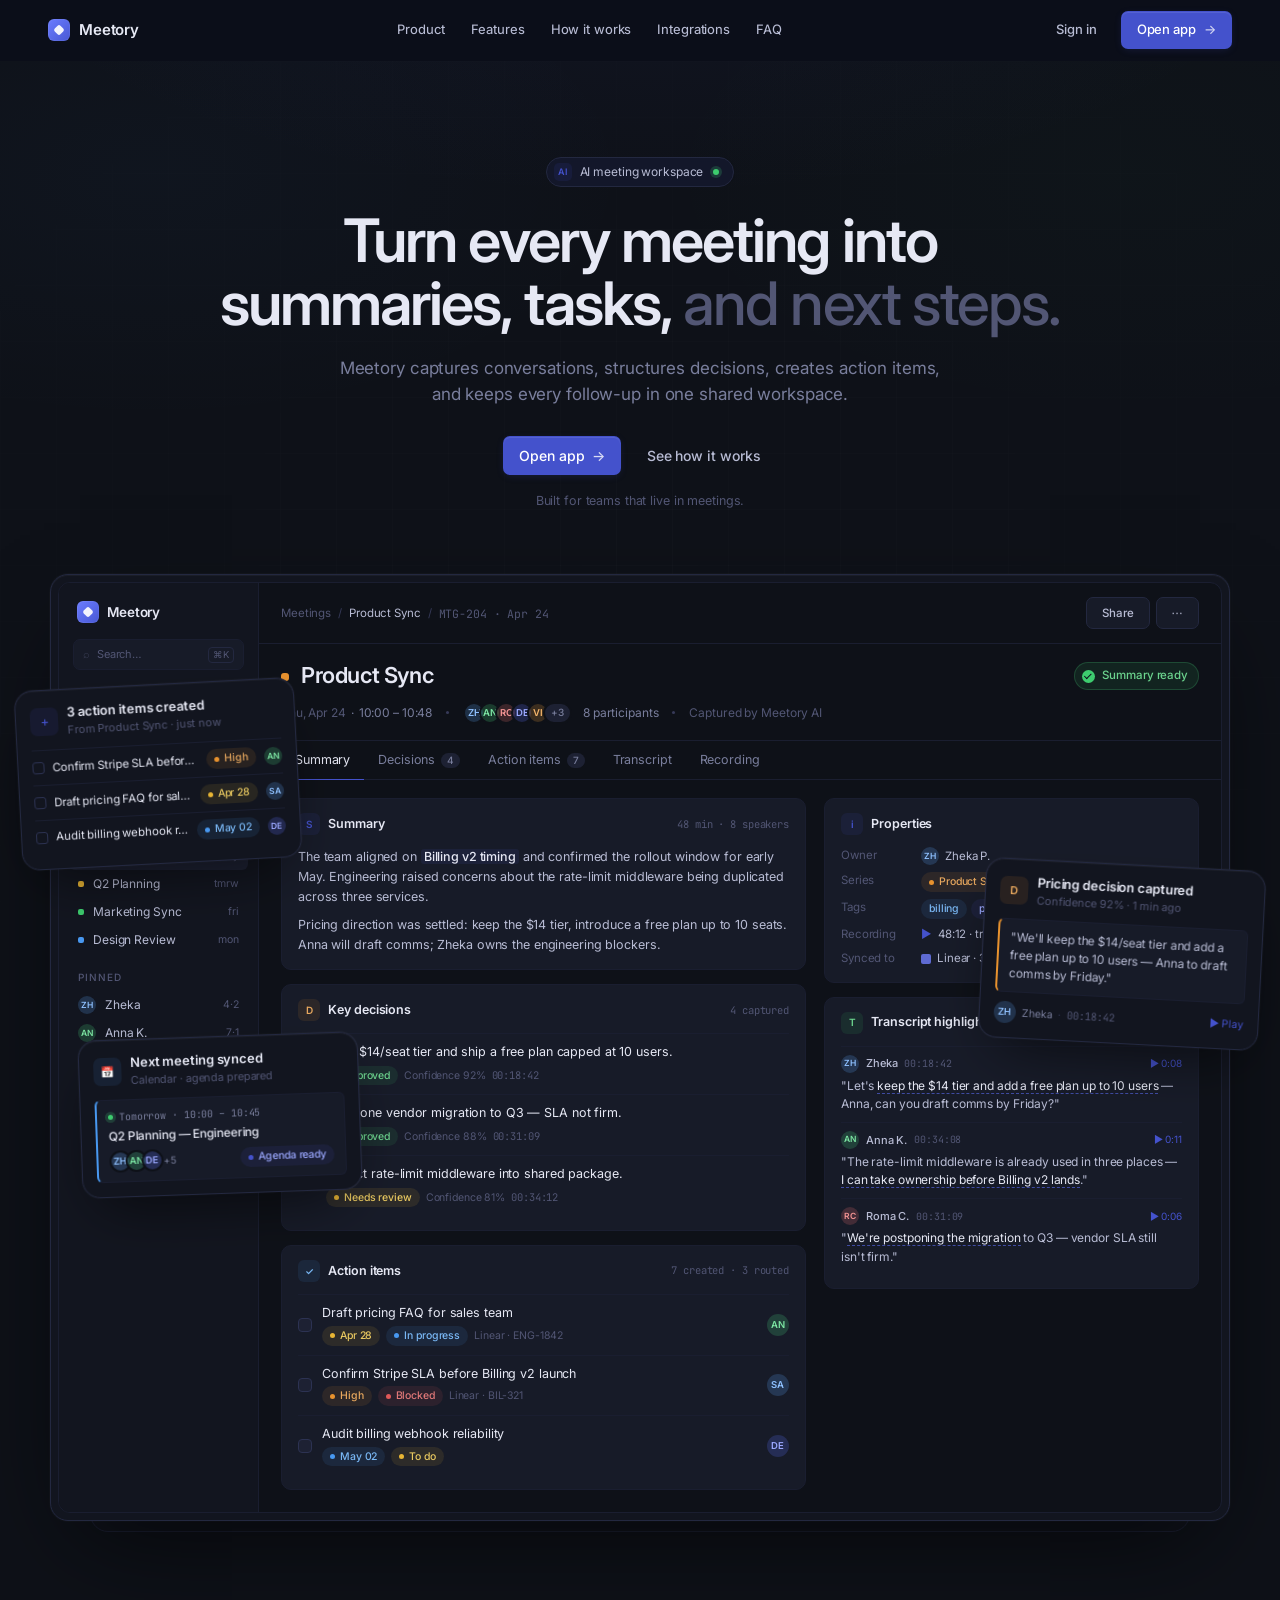
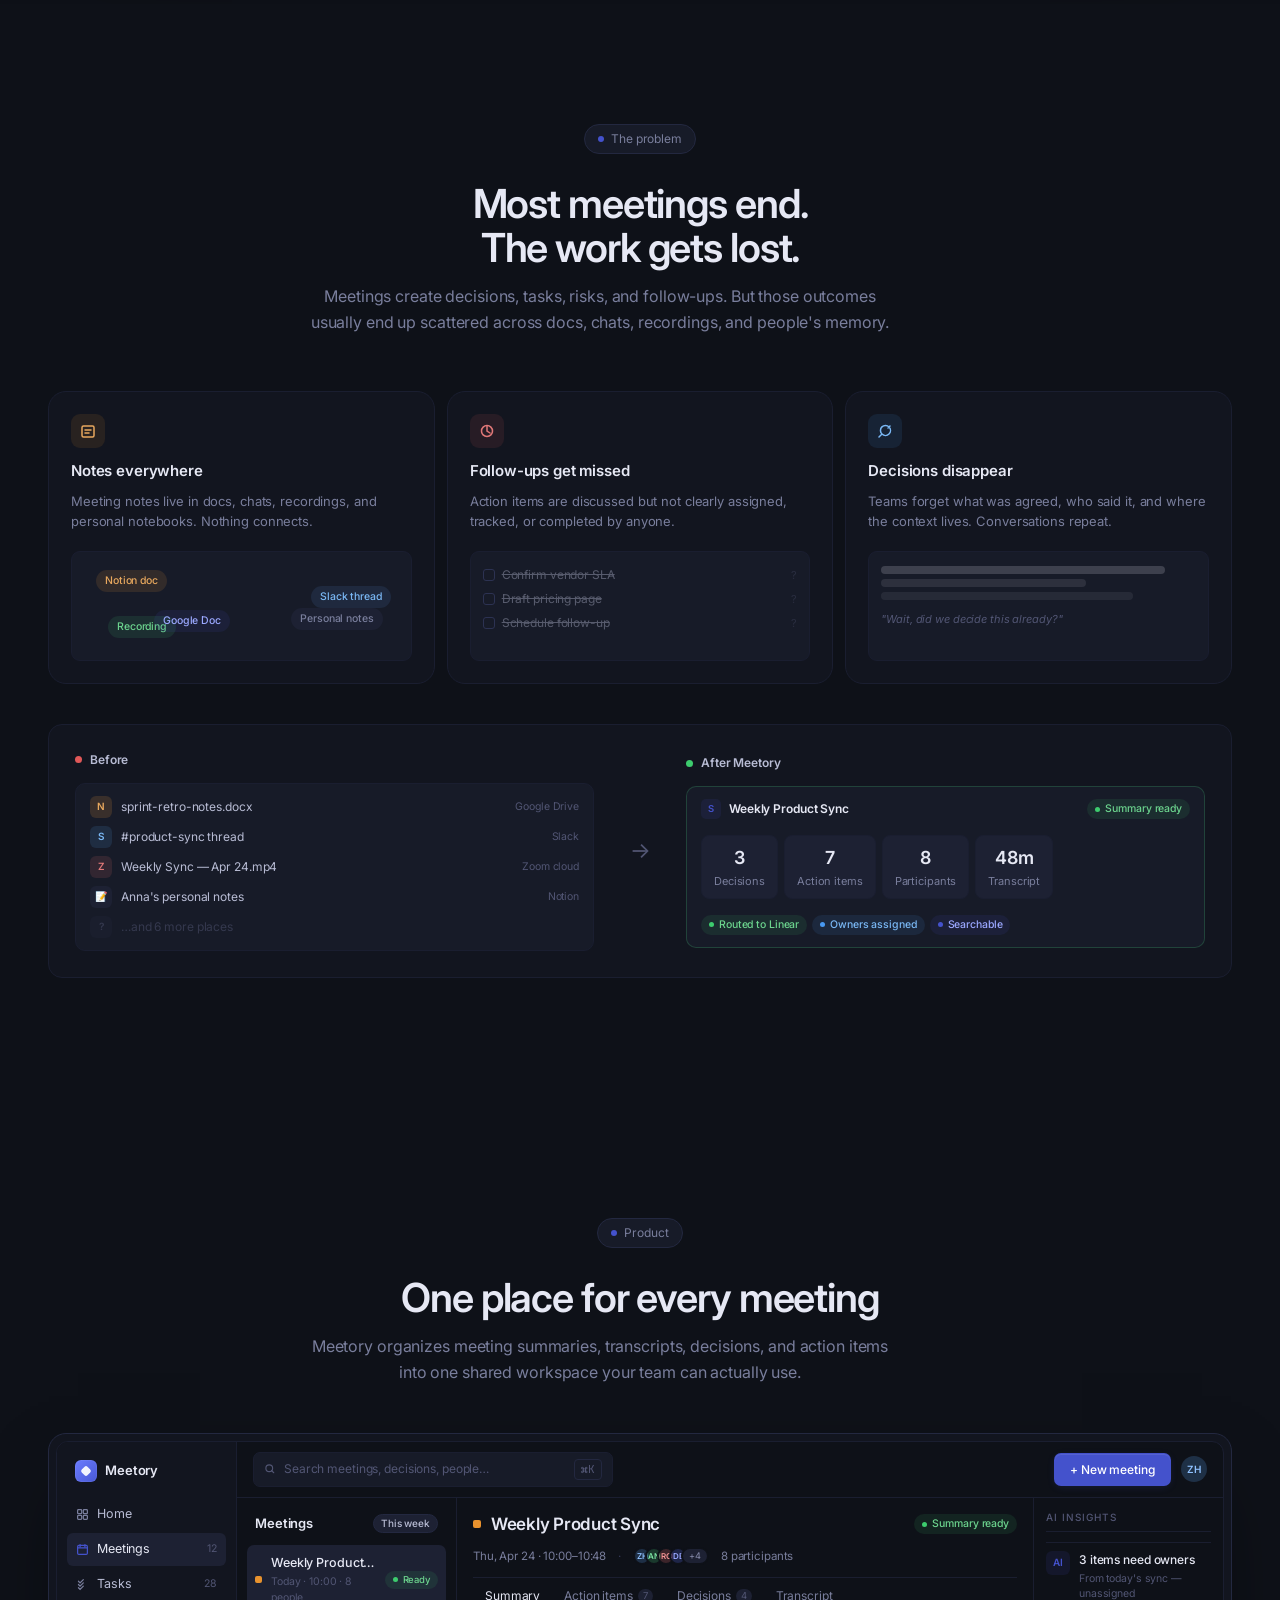
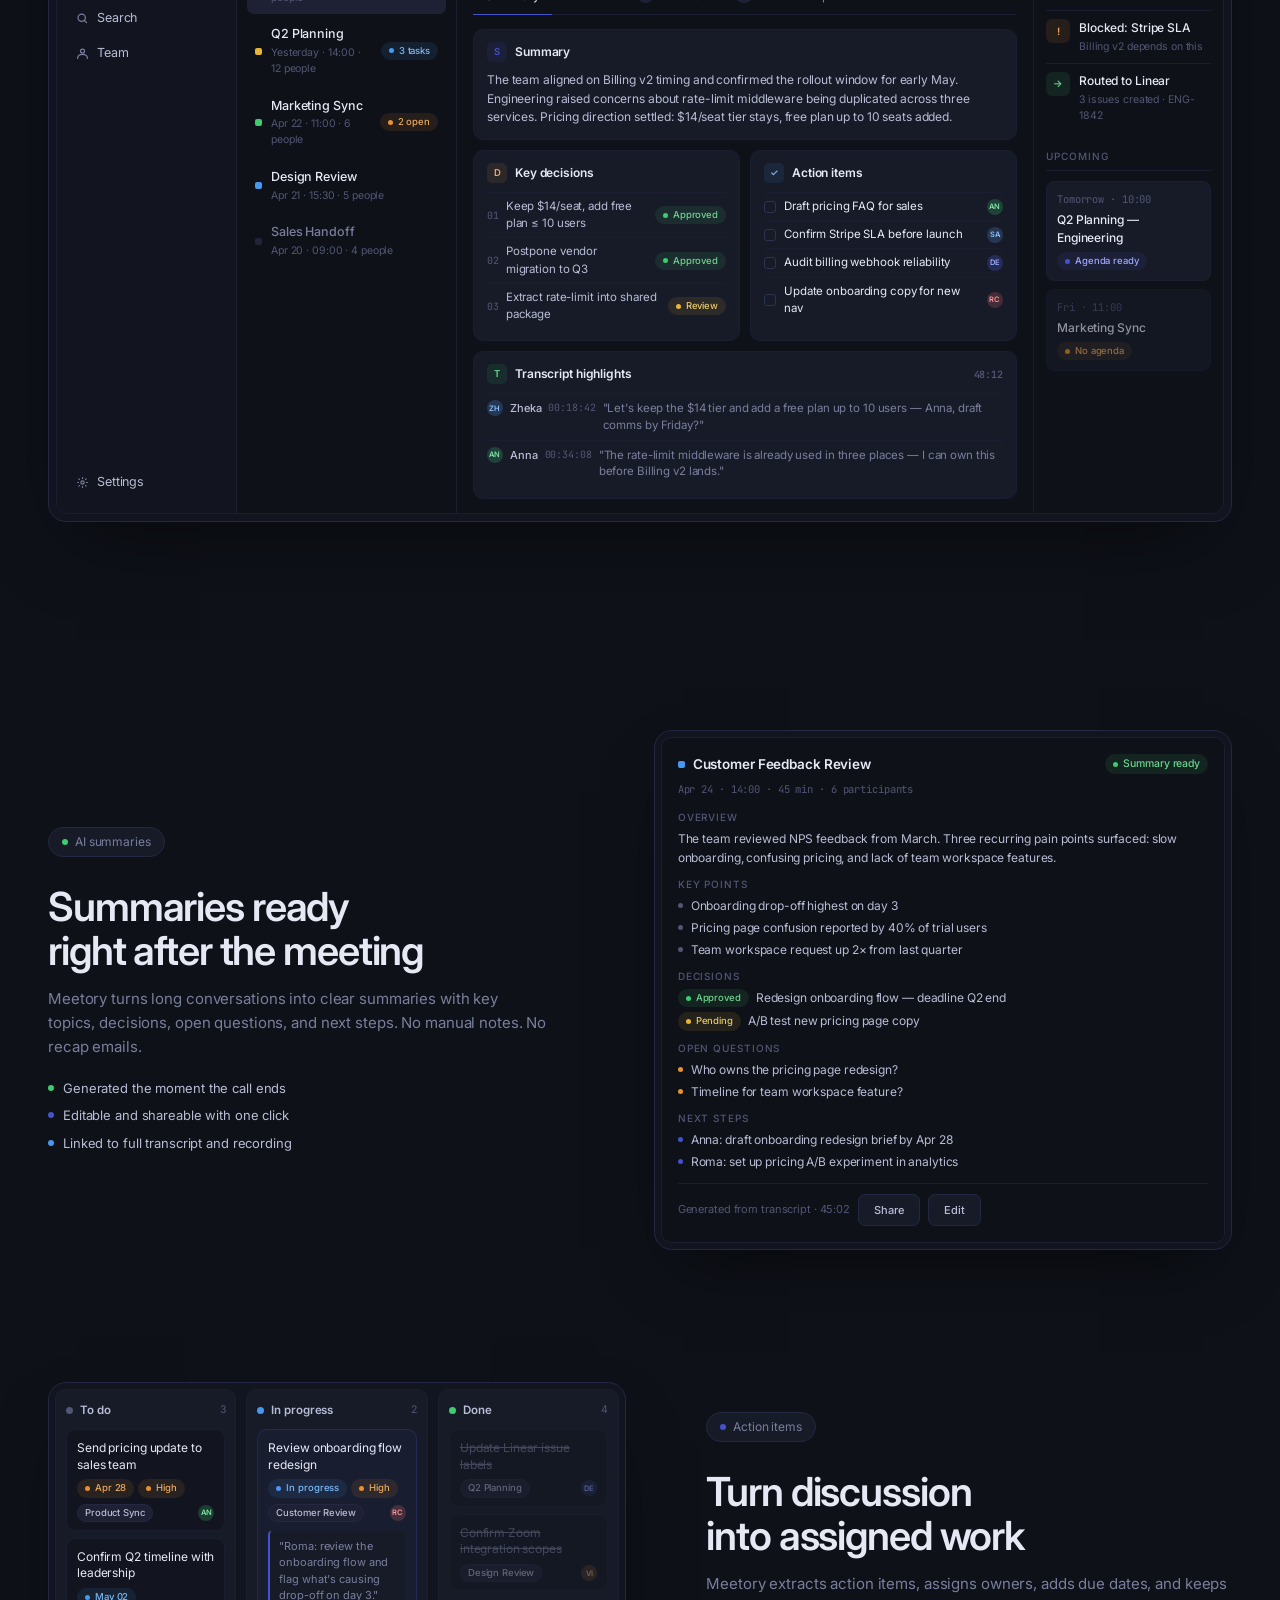
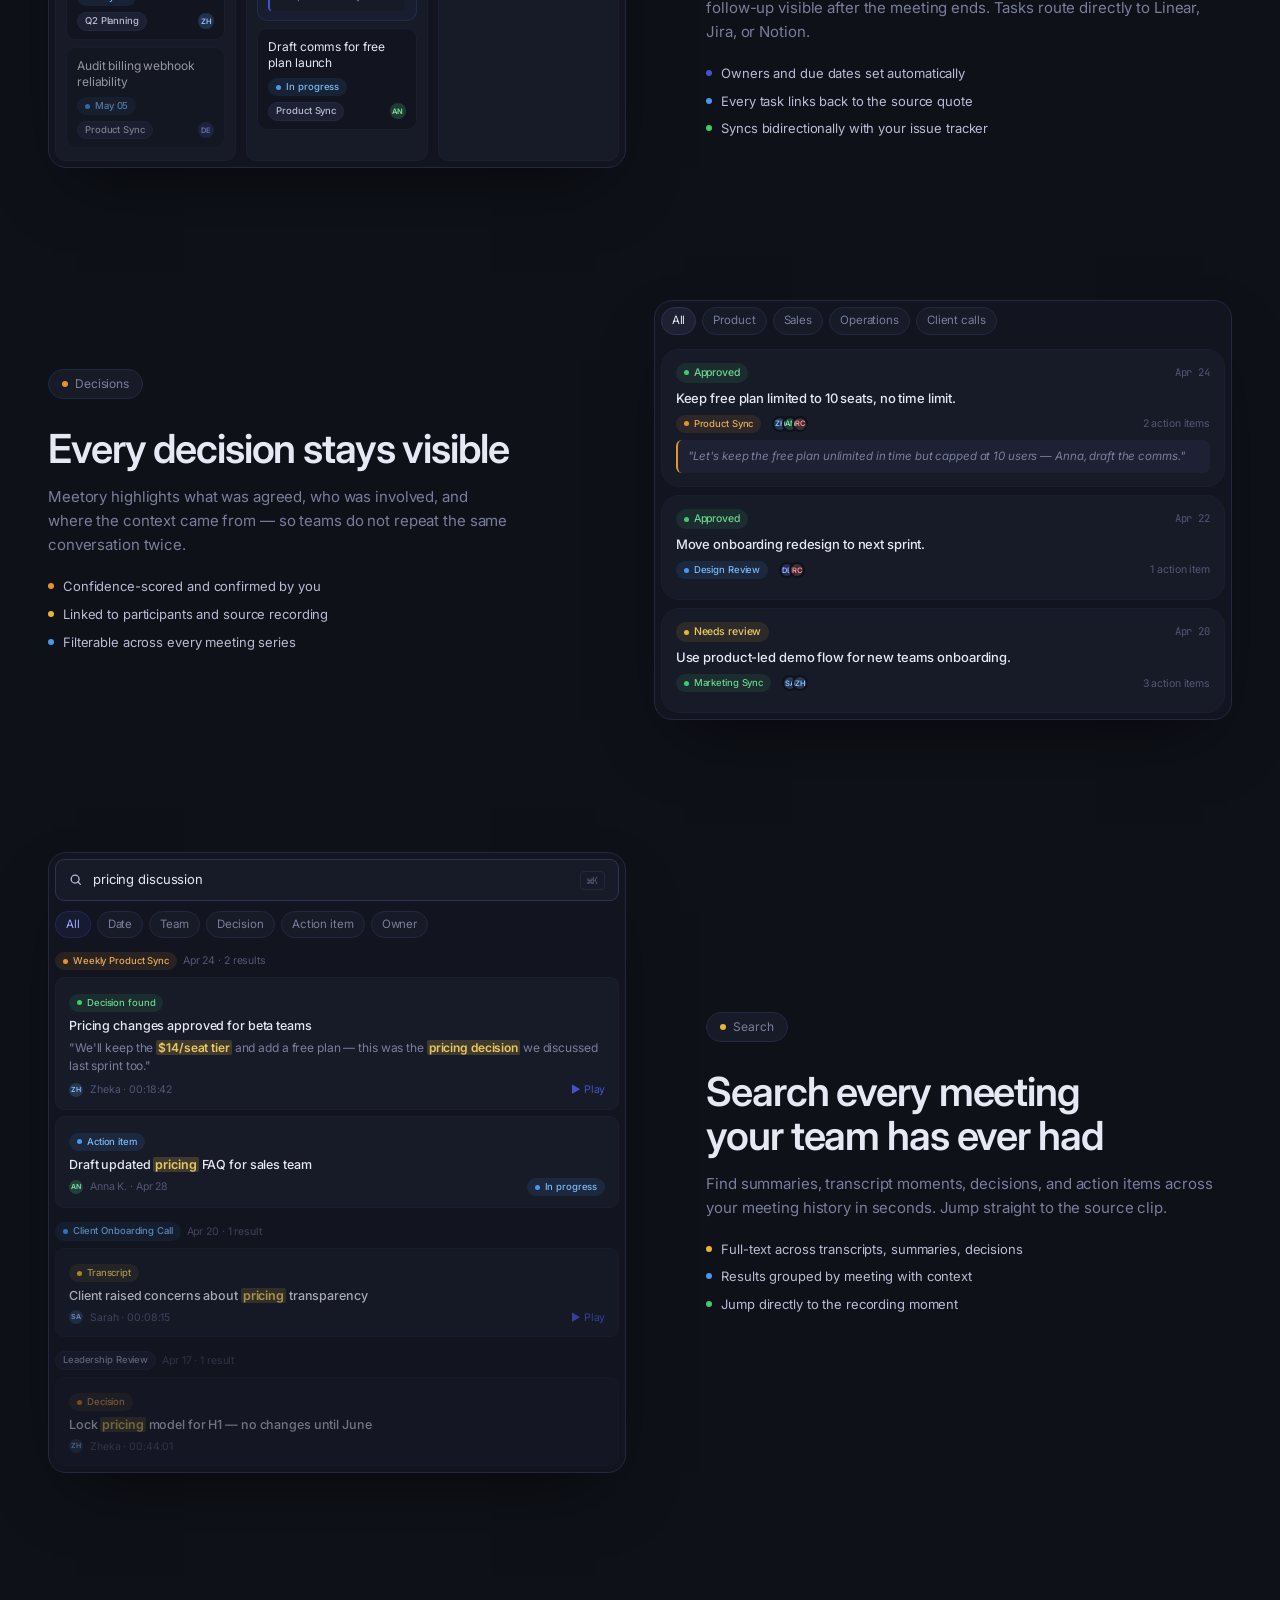
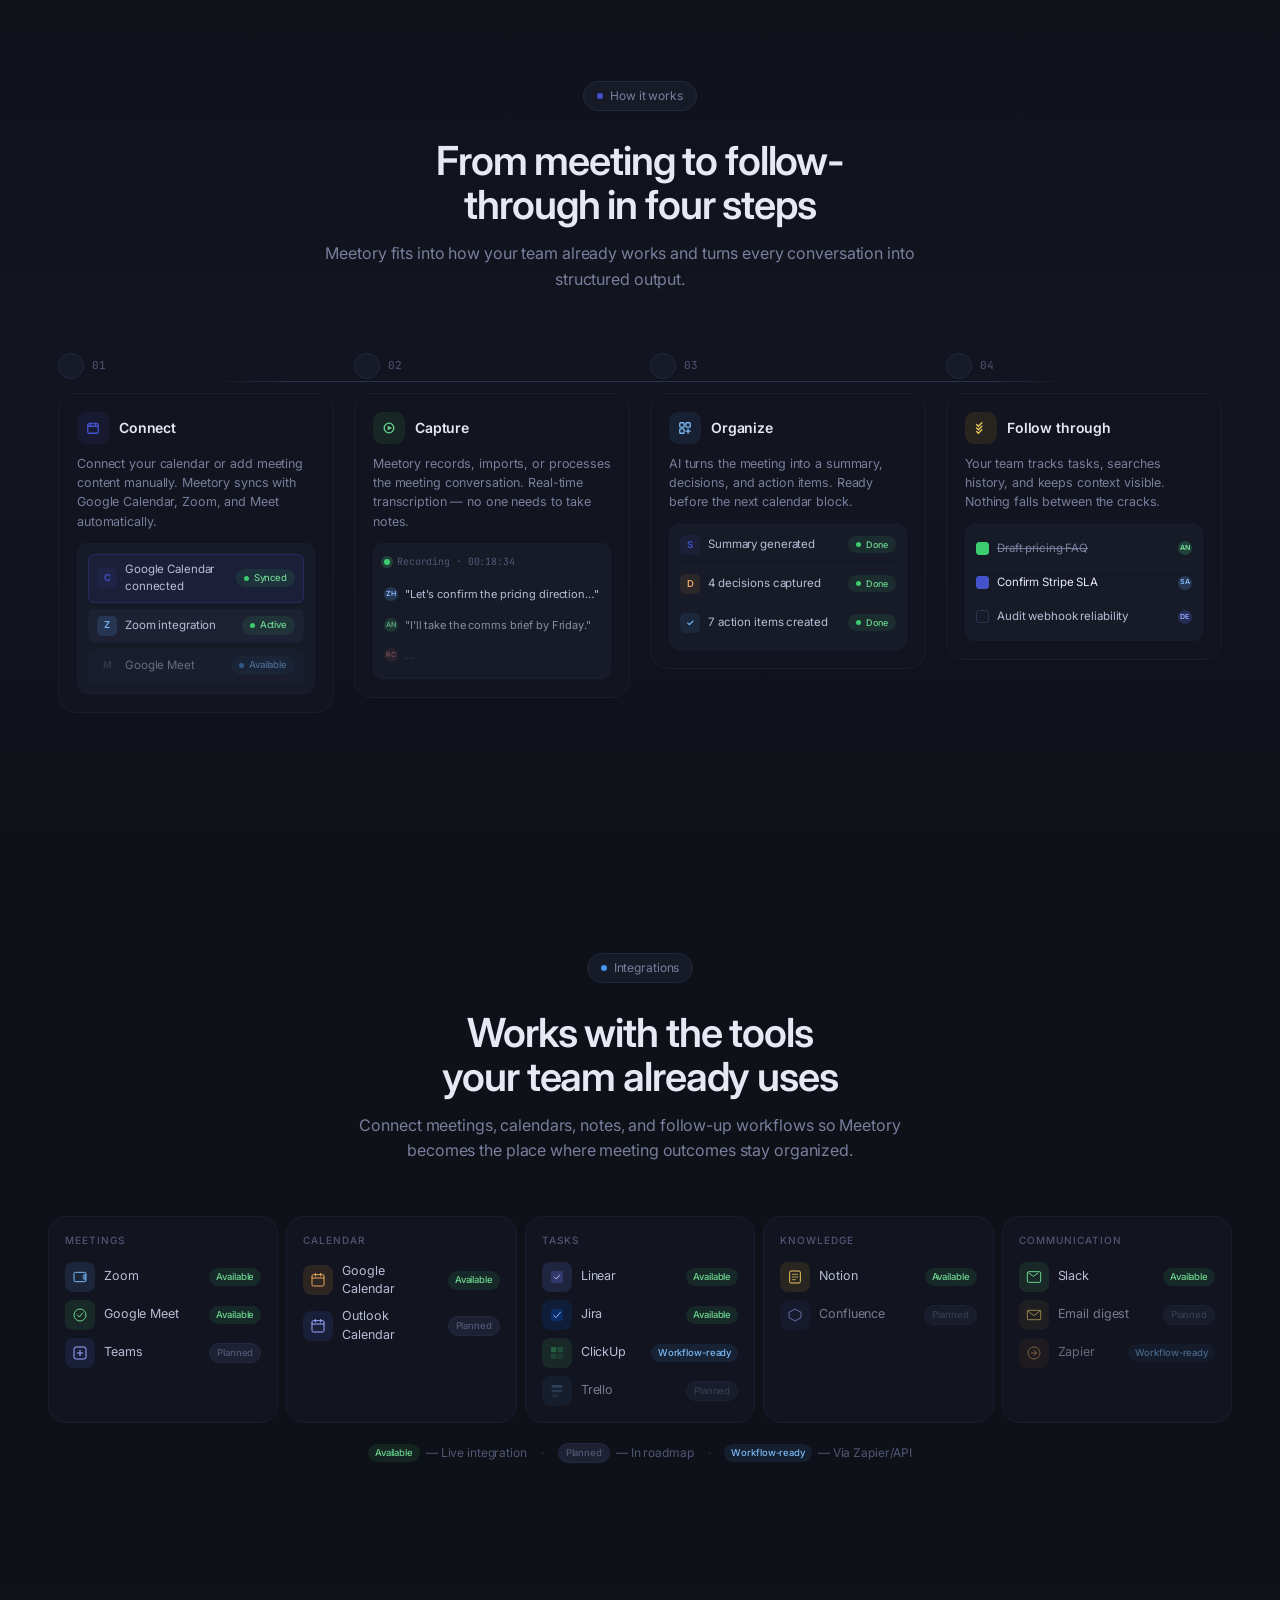
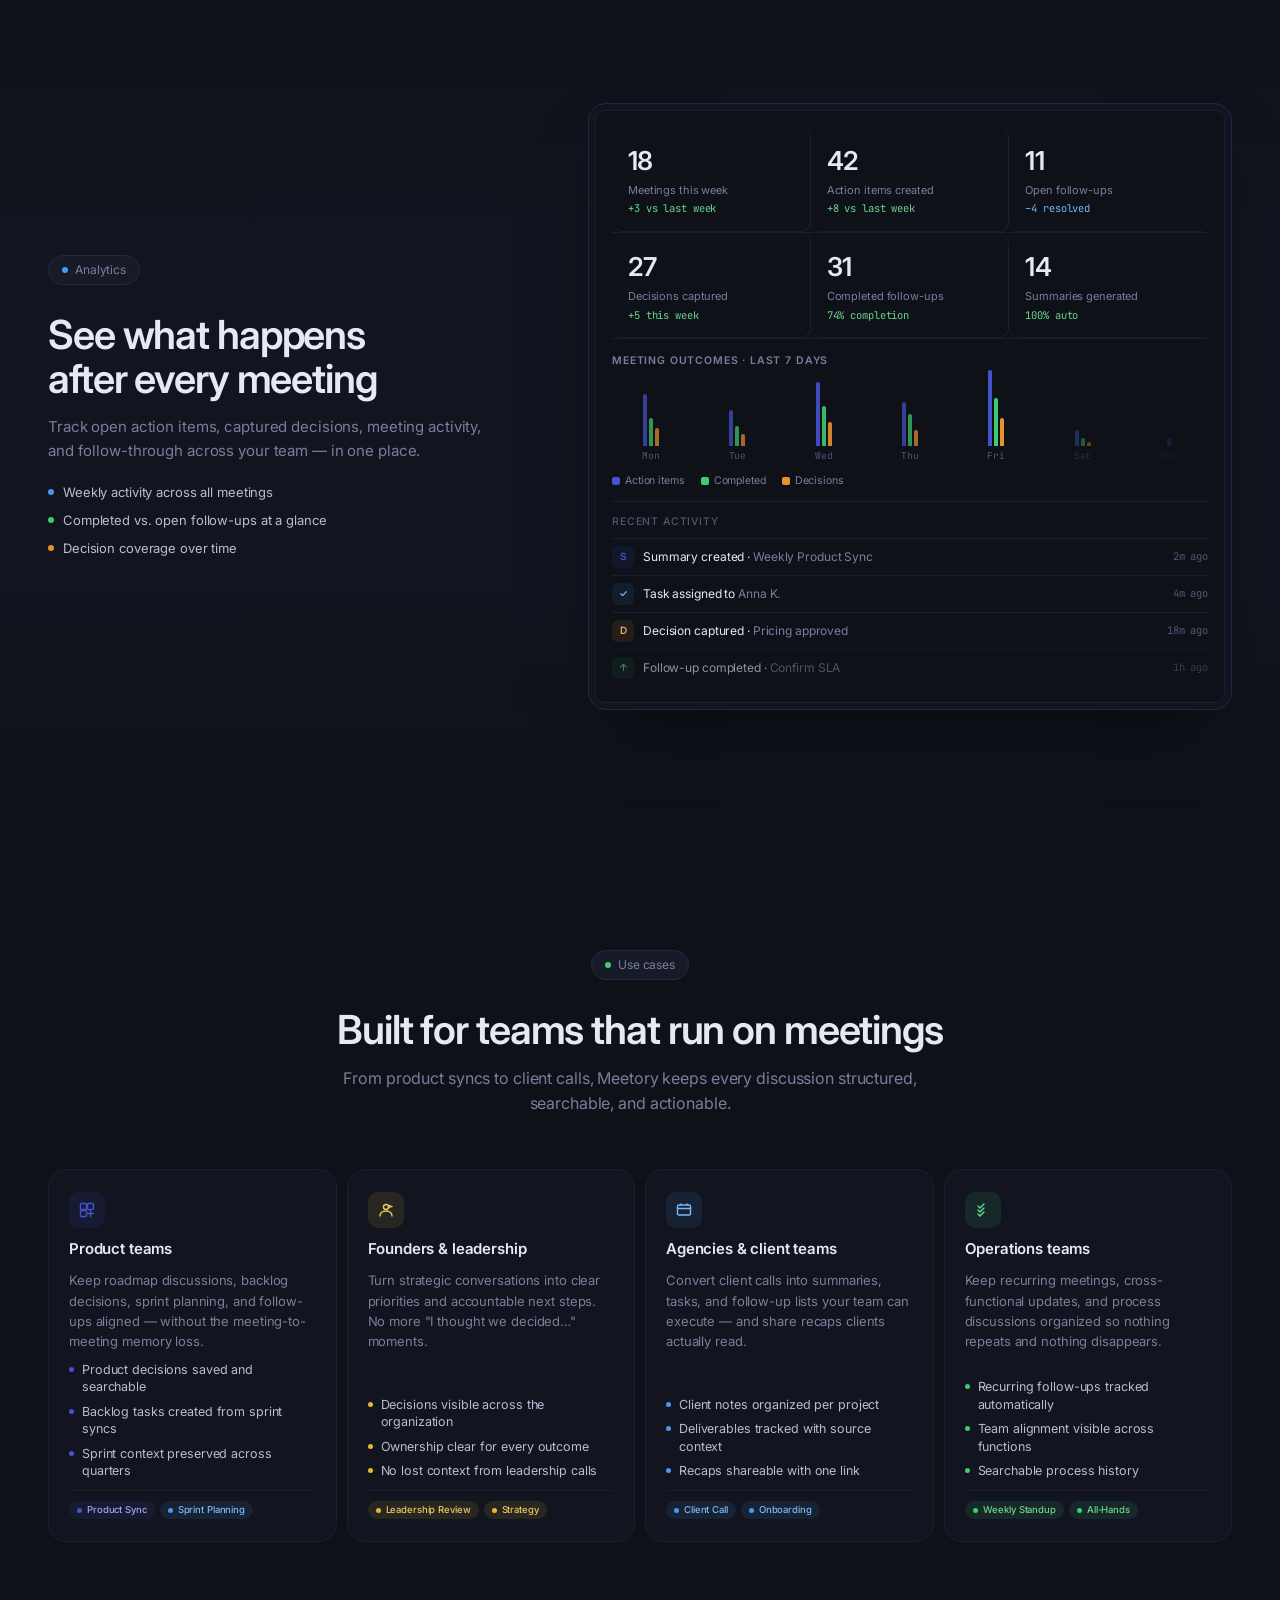
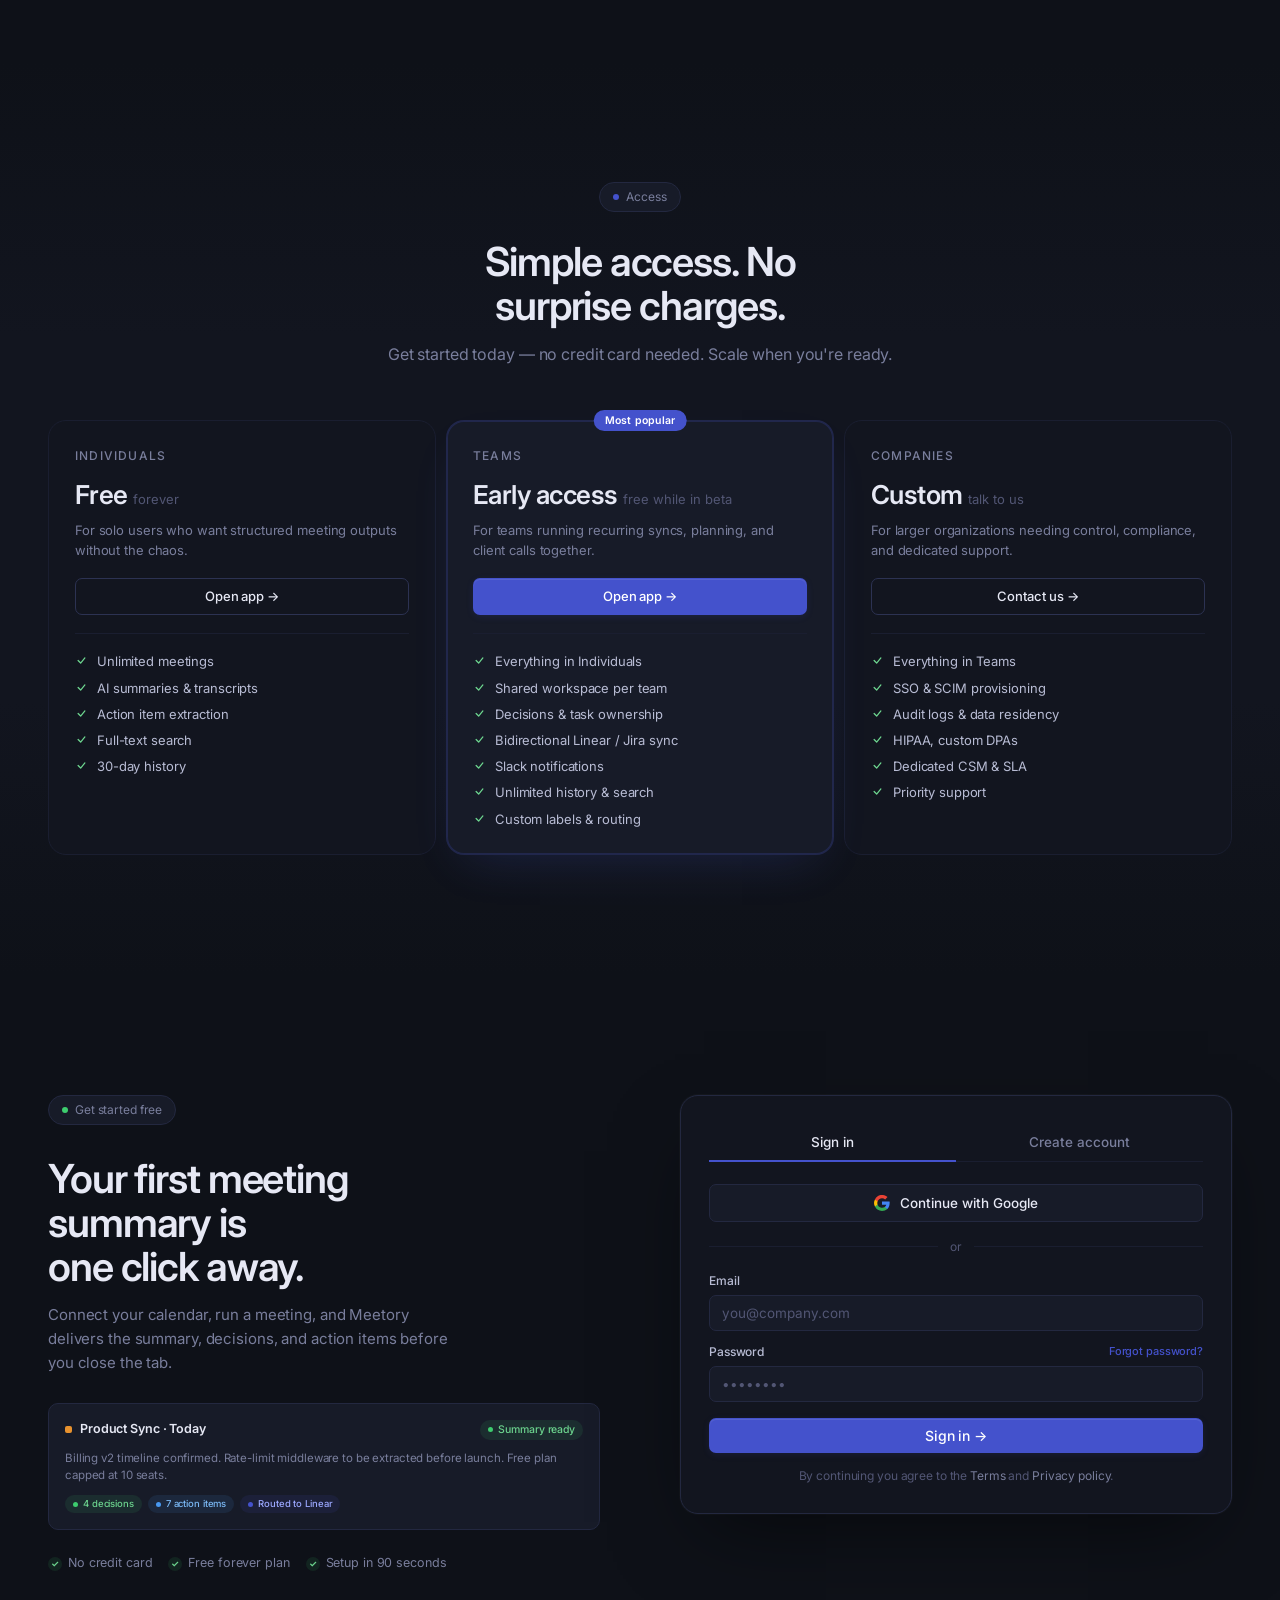
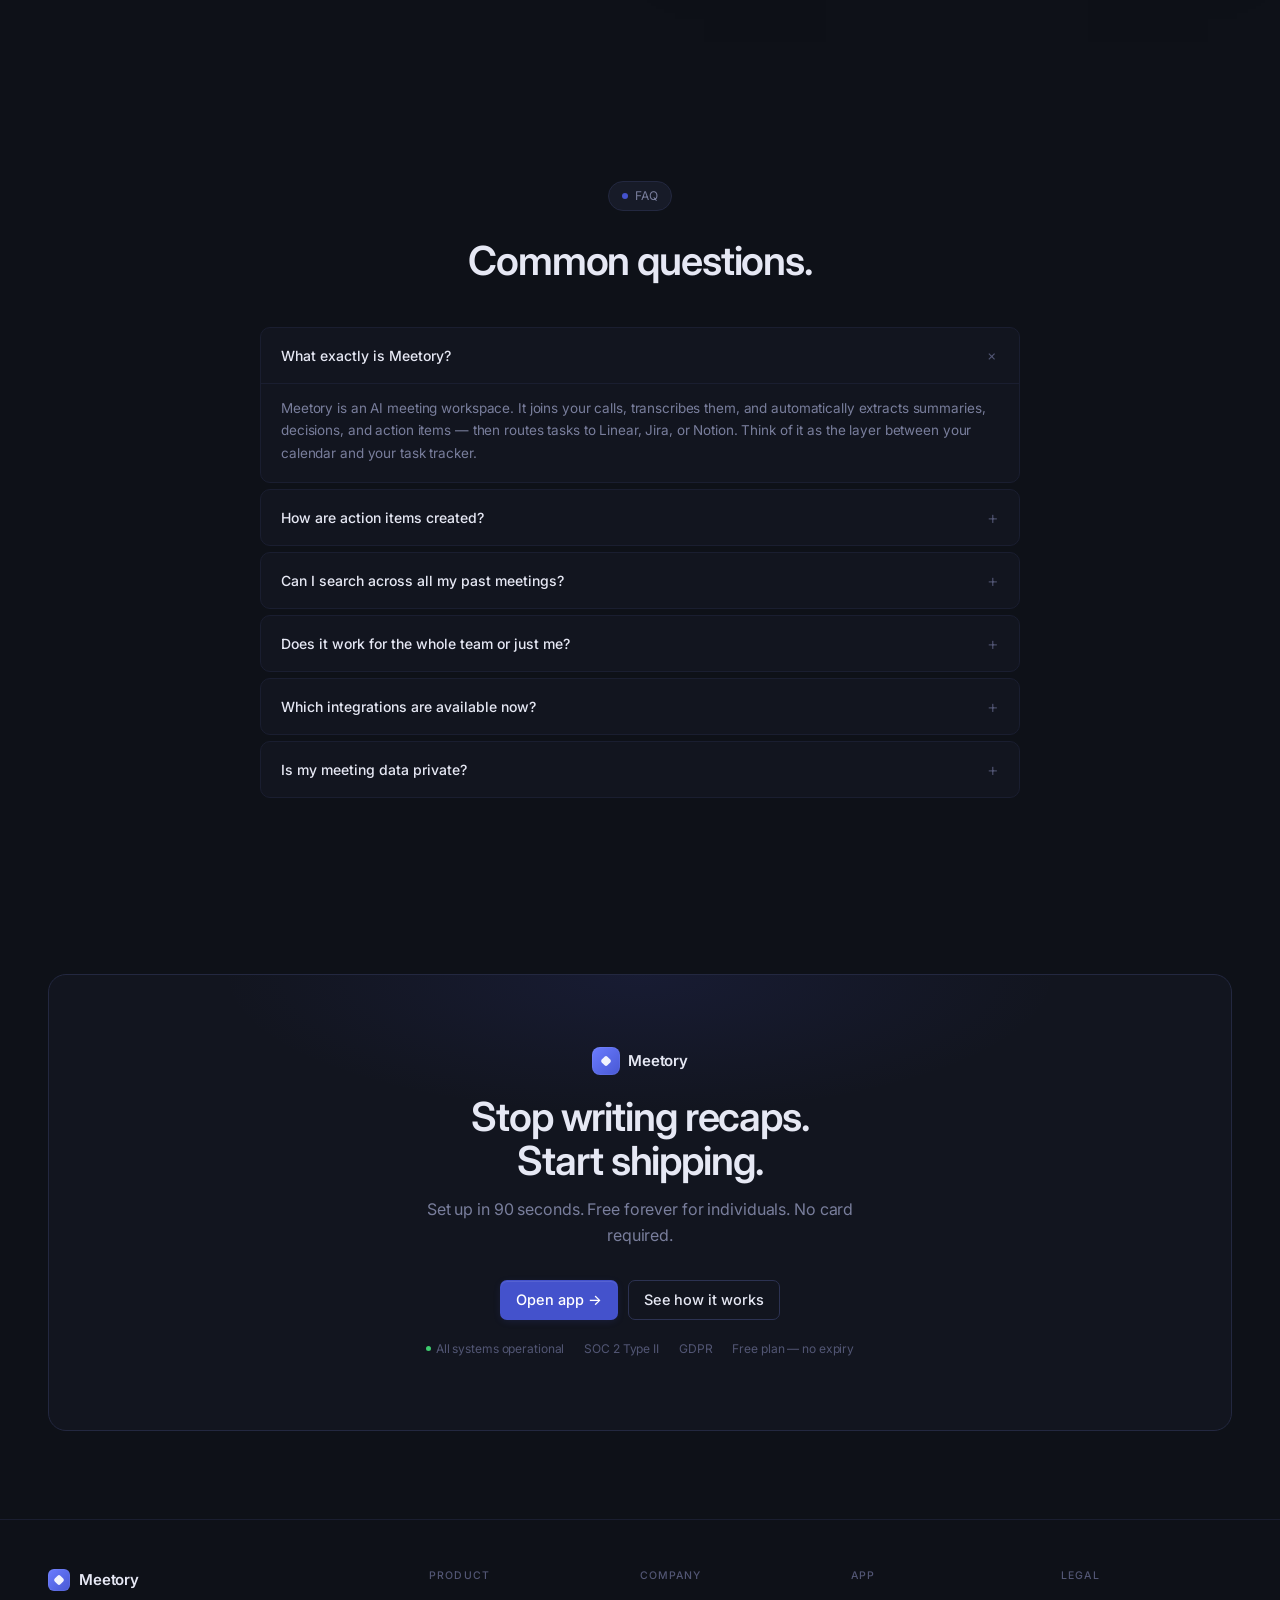
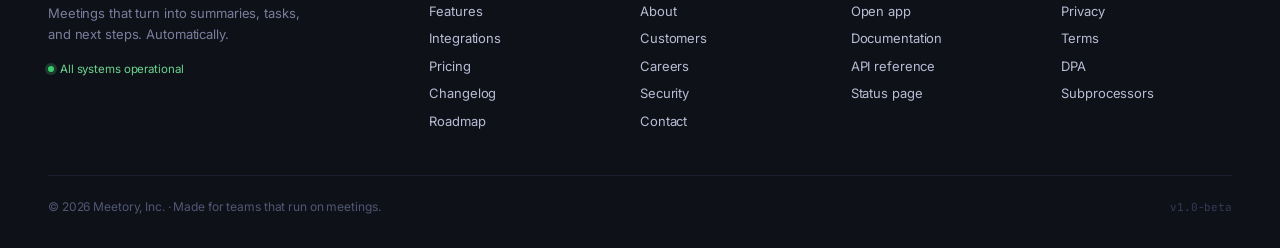
<file: index.html>
<!DOCTYPE html>
<html lang="en">
<head>
<meta charset="UTF-8" />
<meta name="viewport" content="width=device-width, initial-scale=1.0" />
<title>Meetory — AI meeting workspace</title>
<link rel="preconnect" href="https://fonts.googleapis.com">
<link rel="preconnect" href="https://fonts.gstatic.com" crossorigin>
<link href="https://fonts.googleapis.com/css2?family=Inter:wght@400;500;600;700&family=JetBrains+Mono:wght@400;500&display=swap" rel="stylesheet">
<style>
  :root {
    --bg-0: #0b0e1c;
    --bg-1: #11142a;
    --bg-2: #161a33;
    --bg-3: #1c2140;
    --bg-4: #20264a;

    --border: #242a48;
    --border-soft: #1c2040;
    --border-strong: #2d3358;

    --text-0: #eef0fa;
    --text-1: #c9cce0;
    --text-2: #8b8fab;
    --text-3: #5f6488;
    --text-4: #3e4365;

    --indigo: #5b6cf5;
    --indigo-2: #6878ff;
    --indigo-bg: rgba(91, 108, 245, 0.14);
    --indigo-border: rgba(91, 108, 245, 0.35);

    --orange: #f59e3c;
    --orange-bg: rgba(245, 158, 60, 0.13);
    --orange-text: #f5b56b;

    --green: #4ade80;
    --green-bg: rgba(74, 222, 128, 0.13);
    --green-text: #7ce5a3;

    --red: #f47272;
    --red-bg: rgba(244, 114, 114, 0.13);
    --red-text: #f59595;

    --yellow: #f7c948;
    --yellow-bg: rgba(247, 201, 72, 0.13);
    --yellow-text: #f7d775;

    --blue: #5fa8ff;
    --blue-bg: rgba(95, 168, 255, 0.13);
    --blue-text: #8fc1ff;
  }

  /* ── REFINEMENT LAYER ─────────────────────────────────────
     Color system extracted from Meetory workspace screenshot.
     Deep cool-navy surfaces. Muted slate-indigo accent.
     No glow, no neon. Integrated product palette.
  ────────────────────────────────────────────────────────── */
  :root {
    /* Surfaces: layered cool navy, extracted from product UI
       bg-0: page base  bg-1: sidebar/panel  bg-2: card  bg-3: active/hover */
    --bg-0: #0e1118;
    --bg-1: #12151f;
    --bg-2: #171b28;
    --bg-3: #1d2133;
    --bg-4: #22273e;

    /* Borders: very subtle cool lines, match product hairlines */
    --border: #232840;
    --border-soft: #1a1e30;
    --border-strong: #2c3252;

    /* Text: cool-tinted whites, exact product hierarchy */
    --text-0: #e6e8f4;   /* primary — slightly cool white  */
    --text-1: #b8bcd4;   /* secondary — muted slate        */
    --text-2: #797e9c;   /* tertiary — readable mid-grey   */
    --text-3: #525674;   /* placeholder / meta             */
    --text-4: #363a58;   /* disabled / faintest            */

    /* Accent: deep slate-indigo from product "New meeting" / "Mark done"
       Muted, ~60% lightness, low chroma — sits IN the UI, not on it */
    --indigo:   #4452cc;
    --indigo-2: #4f5dd4;
    --indigo-bg:     rgba(68, 82, 204, 0.10);
    --indigo-border: rgba(68, 82, 204, 0.22);

    /* Semantic chips — muted to match product screenshot tone */
    --green:      #3dcc6e;
    --green-bg:   rgba(61, 204, 110, 0.10);
    --green-text: #6cd48e;

    --orange:      #e8922e;
    --orange-bg:   rgba(232, 146, 46, 0.10);
    --orange-text: #e8a85e;

    --yellow:      #e8b534;
    --yellow-bg:   rgba(232, 181, 52, 0.10);
    --yellow-text: #e8c860;

    --blue:      #4898f0;
    --blue-bg:   rgba(72, 152, 240, 0.10);
    --blue-text: #7ab8f5;

    --red:      #e05858;
    --red-bg:   rgba(224, 88, 88, 0.10);
    --red-text: #e07878;

    /* Radius scale */
    --r-xs:  4px;
    --r-sm:  7px;
    --r-md:  10px;
    --r-lg:  14px;
    --r-xl:  18px;
    --r-pill: 100px;

    /* Section spacing */
    --section-y: 120px;
  }

  /* Apply radius scale globally */
  .btn          { border-radius: var(--r-sm) !important; }
  .btn-lg       { border-radius: var(--r-md) !important; }
  .nav-link     { border-radius: var(--r-sm) !important; }

  /* Cards & panels: more radius */
  .prob-card, .pr-card, .uc-card, .step,
  .feature, .hiw-card, .int-cat,
  .feat-card-wrap, .dl-card,
  .showcase-frame, .auth-card,
  .trust, .cta-band, .final-cta,
  .float, .frame { border-radius: var(--r-xl) !important; }

  .feat-card, .hiw-mini, .task-col,
  .panel, .sc-panel, .task-item,
  .ba-card, .auth-preview,
  .faq-item2, .an-stat { border-radius: var(--r-md) !important; }

  .chip         { border-radius: var(--r-pill) !important; }
  .av           { border-radius: 50% !important; }
  .section-tag  { border-radius: var(--r-pill) !important; }
  .auth-input   { border-radius: var(--r-sm) !important; }
  .auth-google  { border-radius: var(--r-sm) !important; }

  /* Nav: taller, more generous */
  .nav-inner { height: 60px !important; }

  /* Section vertical rhythm */
  .mid-section  { padding: var(--section-y) 0 !important; }
  .feat-section { padding: 88px 0 !important; }
  .feat-section + .feat-section { padding-top: 44px !important; }

  /* Hero: more top space */
  .hero-wrap { padding: 96px 0 72px !important; }

  /* Product frame: deeper shadow, softer border */
  .product-frame {
    border-radius: var(--r-xl) !important;
    box-shadow:
      0 48px 120px -40px rgba(0,0,0,0.72),
      0 0 0 1px rgba(255,255,255,0.025),
      0 1px 0 rgba(255,255,255,0.04) inset !important;
  }
  .product-frame-inner { border-radius: 12px !important; }

  /* Showcase & feature frames */
  .showcase-frame { border-radius: var(--r-xl) !important; }
  .showcase-inner { border-radius: 12px !important; }
  .frame          { border-radius: var(--r-xl) !important; }
  .frame-inner    { border-radius: 12px !important; }

  /* Buttons: slightly taller, more padding */
  .btn { padding: 8px 15px !important; }
  .btn-lg { padding: 11px 20px !important; }
  .btn-primary {
    box-shadow:
      0 1px 0 rgba(255,255,255,0.09) inset,
      0 2px 8px -2px rgba(68, 82, 204, 0.22) !important;
  }

  /* Typography: tighter body tracking, improved headings */
  body { letter-spacing: -0.008em !important; }
  h1   { letter-spacing: -0.032em !important; }
  .mid-h2 { letter-spacing: -0.028em !important; }

  /* Section tags: more padding */
  .section-tag { padding: 5px 13px !important; font-size: 12px !important; }

  /* Trust strip: rounder */
  .trust { border-radius: var(--r-xl) !important; overflow: hidden !important; }
  .trust-inner { border-radius: 0 !important; }

  /* FAQ items: slightly taller question row */
  .faq-q2 { padding: 17px 20px !important; }
  .faq-a2-inner { padding: 0 20px 18px !important; padding-top: 13px !important; }

  /* Pricing pop card: sharper accent glow */
  .pr-card.pr-pop {
    box-shadow: 0 0 0 1px var(--indigo-border) inset, 0 20px 48px -20px rgba(79,106,240,0.2) !important;
  }

  /* Auth card: deeper inset shadow */
  .auth-card {
    box-shadow: 0 32px 80px -24px rgba(0,0,0,0.55), 0 0 0 1px rgba(255,255,255,0.025) !important;
  }

  /* Float cards: more radius */
  .float-tasks, .float-decision, .float-cal { border-radius: var(--r-xl) !important; }

  /* Input focus ring: softer */
  .auth-input:focus {
    border-color: var(--indigo) !important;
    box-shadow: 0 0 0 3px rgba(79,106,240,0.13) !important;
  }

  /* Final CTA glow: product-matched, very subtle */
  .final-cta-glow {
    background: radial-gradient(ellipse 600px 200px at 50% 0%, rgba(74,86,226,0.10), transparent 70%) !important;
  }

  /* Hero BG: match new accent */
  .hero-bg::before {
    background:
      radial-gradient(ellipse 1100px 520px at 50% 0%, rgba(68, 82, 204, 0.08), transparent 65%),
      radial-gradient(ellipse 700px 360px at 12% 18%, rgba(72, 152, 240, 0.03), transparent 70%),
      radial-gradient(ellipse 700px 360px at 88% 18%, rgba(61, 204, 110, 0.02), transparent 70%) !important;
  }

  /* Eyebrow pill: more radius */
  .eyebrow { border-radius: var(--r-pill) !important; padding: 5px 14px 5px 7px !important; }

  /* Section spacing sections */
  section[style*="padding: 100px"] { padding: var(--section-y) 0 !important; }
  section[style*="padding: 80px"]  { padding: 88px 0 !important; }

  * { box-sizing: border-box; }
  html, body { margin: 0; padding: 0; }
  body {
    font-family: 'Inter', -apple-system, system-ui, sans-serif;
    background: var(--bg-0);
    color: var(--text-0);
    font-size: 14px;
    line-height: 1.5;
    -webkit-font-smoothing: antialiased;
    -moz-osx-font-smoothing: grayscale;
    letter-spacing: -0.005em;
    overflow-x: hidden;
  }

  /* Soft graphite vignette behind hero */
  .hero-bg {
    position: absolute;
    inset: 0;
    pointer-events: none;
    overflow: hidden;
    z-index: 0;
  }
  .hero-bg::before {
    content: "";
    position: absolute;
    inset: -200px 0 0;
    background:
      radial-gradient(ellipse 1100px 520px at 50% 0%, rgba(91, 108, 245, 0.16), transparent 65%),
      radial-gradient(ellipse 700px 360px at 12% 18%, rgba(95, 168, 255, 0.06), transparent 70%),
      radial-gradient(ellipse 700px 360px at 88% 18%, rgba(74, 222, 128, 0.04), transparent 70%);
  }
  /* faint grid */
  .hero-bg::after {
    content: "";
    position: absolute;
    inset: 0;
    background-image:
      linear-gradient(to right, rgba(255,255,255,0.025) 1px, transparent 1px),
      linear-gradient(to bottom, rgba(255,255,255,0.025) 1px, transparent 1px);
    background-size: 56px 56px;
    -webkit-mask-image: radial-gradient(ellipse 90% 60% at 50% 30%, black, transparent 80%);
            mask-image: radial-gradient(ellipse 90% 60% at 50% 30%, black, transparent 80%);
    opacity: 0.6;
  }

  .page { position: relative; z-index: 1; }

  /* ============ NAV ============ */
  .nav {
    position: sticky;
    top: 0;
    z-index: 50;
    backdrop-filter: blur(14px);
    -webkit-backdrop-filter: blur(14px);
    background: rgba(11, 14, 28, 0.6);
    border-bottom: 1px solid transparent;
    transition: border-color 0.25s, background 0.25s;
  }
  .nav.scrolled {
    background: rgba(11, 14, 28, 0.85);
    border-bottom-color: var(--border-soft);
  }
  .nav-inner {
    max-width: 1240px;
    margin: 0 auto;
    height: 56px;
    padding: 0 28px;
    display: flex;
    align-items: center;
    gap: 20px;
  }
  .logo {
    display: flex;
    align-items: center;
    gap: 9px;
    font-weight: 600;
    font-size: 15px;
    color: var(--text-0);
    letter-spacing: -0.01em;
    text-decoration: none;
  }
  .logo-mark {
    width: 22px;
    height: 22px;
    border-radius: 6px;
    background: linear-gradient(135deg, #6b7cff 0%, #4858d4 100%);
    display: grid;
    place-items: center;
    box-shadow: 0 0 0 1px rgba(255,255,255,0.06) inset;
    flex-shrink: 0;
  }
  .logo-mark::after {
    content: "";
    width: 8px; height: 8px;
    border-radius: 2px;
    background: #fff;
    opacity: 0.92;
    transform: rotate(45deg);
  }
  .nav-center {
    flex: 1;
    display: flex;
    justify-content: center;
    gap: 2px;
  }
  .nav-link {
    color: var(--text-1);
    text-decoration: none;
    font-size: 13px;
    padding: 7px 12px;
    border-radius: 7px;
    transition: background 0.15s, color 0.15s;
    font-weight: 450;
  }
  .nav-link:hover { background: var(--bg-2); color: var(--text-0); }
  .nav-right { display: flex; align-items: center; gap: 8px; }

  .menu-toggle {
    display: none;
    background: var(--bg-2);
    border: 1px solid var(--border);
    border-radius: 7px;
    padding: 7px 10px;
    color: var(--text-1);
    cursor: pointer;
  }
  .menu-toggle .bar {
    display: block;
    width: 14px; height: 1.5px;
    background: currentColor;
    margin: 3px 0;
  }

  /* ============ Buttons ============ */
  .btn {
    display: inline-flex;
    align-items: center;
    gap: 7px;
    padding: 7px 13px;
    border-radius: 7px;
    font-size: 13px;
    font-weight: 500;
    border: 1px solid transparent;
    cursor: pointer;
    transition: all 0.15s;
    font-family: inherit;
    text-decoration: none;
    white-space: nowrap;
    letter-spacing: -0.005em;
  }
  .btn-primary {
    background: var(--indigo);
    color: #fff;
    box-shadow: 0 1px 0 rgba(255,255,255,0.14) inset, 0 4px 14px -4px rgba(91, 108, 245, 0.5);
  }
  .btn-primary:hover { background: var(--indigo-2); }
  .btn-ghost {
    background: transparent;
    color: var(--text-1);
  }
  .btn-ghost:hover { background: var(--bg-2); color: var(--text-0); }
  .btn-soft {
    background: var(--bg-2);
    color: var(--text-1);
    border-color: var(--border);
  }
  .btn-soft:hover { background: var(--bg-3); color: var(--text-0); }
  .btn-outline {
    background: transparent;
    color: var(--text-0);
    border-color: var(--border-strong);
  }
  .btn-outline:hover { background: var(--bg-2); }
  .btn-lg { padding: 10px 18px; font-size: 14px; border-radius: 8px; }

  /* ============ Container ============ */
  .container {
    max-width: 1240px;
    margin: 0 auto;
    padding: 0 28px;
    position: relative;
  }

  /* ============ HERO ============ */
  .hero-wrap {
    position: relative;
    padding: 80px 0 60px;
    overflow: hidden;
  }

  .hero {
    text-align: center;
    position: relative;
  }

  .eyebrow {
    display: inline-flex;
    align-items: center;
    gap: 8px;
    padding: 4px 12px 4px 6px;
    background: rgba(22, 26, 51, 0.7);
    border: 1px solid var(--border);
    border-radius: 100px;
    font-size: 12px;
    color: var(--text-1);
    margin-bottom: 22px;
    backdrop-filter: blur(8px);
  }
  .eyebrow .pip {
    width: 18px; height: 18px;
    border-radius: 5px;
    background: var(--indigo-bg);
    color: var(--indigo);
    display: grid;
    place-items: center;
    font-size: 9px;
    font-weight: 600;
    letter-spacing: 0.02em;
  }
  .eyebrow .live-dot {
    width: 6px; height: 6px; border-radius: 50%;
    background: var(--green);
    box-shadow: 0 0 0 3px rgba(74, 222, 128, 0.18);
  }

  h1 {
    font-size: 60px;
    line-height: 1.05;
    font-weight: 600;
    letter-spacing: -0.03em;
    margin: 0 0 20px;
    color: var(--text-0);
    text-wrap: balance;
    max-width: 920px;
    margin-left: auto;
    margin-right: auto;
  }
  h1 .accent {
    color: var(--text-3);
    font-weight: 500;
  }

  .hero-sub {
    max-width: 620px;
    margin: 0 auto 28px;
    font-size: 17px;
    line-height: 1.55;
    color: var(--text-2);
    text-wrap: pretty;
  }

  .hero-cta {
    display: flex;
    gap: 10px;
    justify-content: center;
    margin-bottom: 14px;
    align-items: center;
  }
  .hero-cta .btn-primary { padding: 11px 18px; font-size: 14px; }
  .hero-cta .btn-ghost { padding: 11px 14px; font-size: 14px; color: var(--text-1); }

  .hero-meta {
    font-size: 12.5px;
    color: var(--text-3);
    display: inline-flex;
    align-items: center;
    gap: 8px;
  }
  .hero-meta .av-stack { display: flex; }
  .hero-meta .av-stack .av { margin-right: -6px; border: 2px solid var(--bg-0); width: 20px; height: 20px; }

  /* ============ MAIN PRODUCT MOCKUP (meeting detail) ============ */
  .stage {
    margin: 64px auto 0;
    position: relative;
    max-width: 1180px;
    height: 700px;
  }

  .frame {
    position: relative;
    background: var(--bg-1);
    border: 1px solid var(--border);
    border-radius: 14px;
    padding: 7px;
    box-shadow:
      0 40px 100px -30px rgba(0, 0, 0, 0.7),
      0 0 0 1px rgba(255,255,255,0.02),
      inset 0 1px 0 rgba(255,255,255,0.04);
    overflow: hidden;
    z-index: 2;
  }
  .frame-inner {
    background: var(--bg-0);
    border-radius: 9px;
    overflow: hidden;
    border: 1px solid var(--border-soft);
  }

  /* mini app shell */
  .app {
    display: grid;
    grid-template-columns: 200px 1fr;
    min-height: 580px;
    text-align: left;
  }

  /* shared chip + avatar */
  .chip {
    display: inline-flex; align-items: center; gap: 5px;
    padding: 1px 8px;
    border-radius: 100px;
    font-size: 10.5px;
    font-weight: 500;
    line-height: 1.7;
    white-space: nowrap;
  }
  .chip .d { width: 5px; height: 5px; border-radius: 50%; }
  .chip-orange { background: var(--orange-bg); color: var(--orange-text); }
  .chip-orange .d { background: var(--orange); }
  .chip-green { background: var(--green-bg); color: var(--green-text); }
  .chip-green .d { background: var(--green); }
  .chip-red { background: var(--red-bg); color: var(--red-text); }
  .chip-red .d { background: var(--red); }
  .chip-blue { background: var(--blue-bg); color: var(--blue-text); }
  .chip-blue .d { background: var(--blue); }
  .chip-yellow { background: var(--yellow-bg); color: var(--yellow-text); }
  .chip-yellow .d { background: var(--yellow); }
  .chip-indigo { background: var(--indigo-bg); color: #9ba8ff; }
  .chip-indigo .d { background: var(--indigo); }
  .chip-neutral { background: var(--bg-3); color: var(--text-1); border: 1px solid var(--border); padding: 0 7px; }

  .av {
    display: inline-grid; place-items: center;
    width: 22px; height: 22px; border-radius: 50%;
    font-size: 9.5px; font-weight: 600;
    flex-shrink: 0;
    letter-spacing: 0.01em;
  }
  .av-zh { background: rgba(95, 168, 255, 0.2); color: #8fc1ff; }
  .av-rc { background: rgba(244, 114, 114, 0.2); color: #f59595; }
  .av-an { background: rgba(74, 222, 128, 0.2); color: #7ce5a3; }
  .av-de { background: rgba(91, 108, 245, 0.22); color: #9ba8ff; }
  .av-vi { background: rgba(245, 158, 60, 0.2); color: #f5b56b; }
  .av-gu { background: rgba(247, 201, 72, 0.2); color: #f7d775; }
  .av-sa { background: rgba(95, 168, 255, 0.2); color: #8fc1ff; }
  .av-md { background: rgba(91, 108, 245, 0.2); color: #9ba8ff; }

  /* sidebar */
  .side {
    background: var(--bg-1);
    border-right: 1px solid var(--border-soft);
    padding: 14px 10px;
    font-size: 12px;
  }
  .side-logo { display: flex; align-items: center; gap: 8px; padding: 4px 8px 16px; }
  .side-logo span { font-weight: 600; font-size: 13.5px; }

  .side-search {
    background: var(--bg-2);
    border: 1px solid var(--border-soft);
    border-radius: 7px;
    padding: 6px 9px;
    color: var(--text-3);
    font-size: 11px;
    display: flex; align-items: center; gap: 7px;
    margin: 0 4px 12px;
  }
  .side-search .kbd {
    margin-left: auto;
    padding: 0 4px;
    border: 1px solid var(--border);
    border-radius: 4px;
    font-size: 9.5px;
    color: var(--text-3);
  }

  .side-item {
    display: flex; align-items: center; gap: 9px;
    padding: 6px 9px;
    border-radius: 6px;
    color: var(--text-1);
    cursor: pointer;
    font-size: 12.5px;
  }
  .side-item.active { background: var(--bg-3); color: var(--text-0); }
  .side-item .ico {
    width: 14px; height: 14px;
    flex-shrink: 0;
    color: var(--text-2);
  }
  .side-item.active .ico { color: var(--indigo); }
  .side-item .count { margin-left: auto; color: var(--text-3); font-size: 11px; }

  .side-section {
    font-size: 10px;
    text-transform: uppercase;
    letter-spacing: 0.1em;
    color: var(--text-3);
    padding: 16px 9px 6px;
    font-weight: 500;
  }

  .side-meeting {
    display: flex; align-items: center; gap: 9px;
    padding: 5px 9px;
    border-radius: 6px;
    font-size: 12px;
    color: var(--text-1);
  }
  .side-meeting.active { background: var(--bg-3); color: var(--text-0); }
  .side-meeting .dot { width: 6px; height: 6px; border-radius: 2px; flex-shrink: 0; }
  .side-meeting .when { margin-left: auto; color: var(--text-3); font-size: 10.5px; font-weight: 400; }

  /* meeting detail screen */
  .detail-top {
    padding: 14px 22px;
    border-bottom: 1px solid var(--border-soft);
    display: flex; align-items: center; gap: 12px;
  }
  .breadcrumb {
    display: flex; align-items: center; gap: 7px;
    font-size: 11.5px;
    color: var(--text-3);
  }
  .breadcrumb .sep { color: var(--text-4); }
  .breadcrumb .here { color: var(--text-1); }
  .top-spacer { flex: 1; }
  .top-actions { display: flex; gap: 6px; align-items: center; }

  .detail-header {
    padding: 18px 22px 16px;
    border-bottom: 1px solid var(--border-soft);
  }
  .detail-title-row {
    display: flex; align-items: flex-start; gap: 12px; margin-bottom: 12px;
  }
  .detail-title {
    font-size: 22px;
    font-weight: 600;
    letter-spacing: -0.018em;
    color: var(--text-0);
    margin: 0;
    flex: 1;
    line-height: 1.2;
  }
  .detail-status-pill {
    display: inline-flex; align-items: center; gap: 7px;
    padding: 4px 10px 4px 7px;
    background: var(--green-bg);
    color: var(--green-text);
    border-radius: 100px;
    font-size: 11.5px;
    font-weight: 500;
    border: 1px solid rgba(74, 222, 128, 0.2);
  }
  .detail-status-pill .check {
    width: 13px; height: 13px; border-radius: 50%;
    background: var(--green);
    display: grid; place-items: center;
  }
  .detail-status-pill .check::after {
    content: ""; width: 6px; height: 3px;
    border-left: 1.5px solid #0b0e1c;
    border-bottom: 1.5px solid #0b0e1c;
    transform: rotate(-45deg) translateY(-1px);
  }
  .detail-meta {
    display: flex; align-items: center; gap: 14px;
    font-size: 12px;
    color: var(--text-2);
    flex-wrap: wrap;
  }
  .detail-meta .item { display: flex; align-items: center; gap: 5px; }
  .detail-meta .dot { width: 3px; height: 3px; border-radius: 50%; background: var(--text-4); }
  .av-stack { display: flex; align-items: center; }
  .av-stack .av { margin-right: -6px; border: 2px solid var(--bg-0); }
  .av-stack .more {
    padding: 0 6px;
    margin-left: 0px;
    background: var(--bg-3);
    border: 2px solid var(--bg-0);
    border-radius: 100px;
    font-size: 10px;
    color: var(--text-2);
    height: 22px;
    display: inline-grid; place-items: center;
    font-weight: 500;
  }

  /* tabs */
  .detail-tabs {
    display: flex;
    gap: 0;
    padding: 0 22px;
    border-bottom: 1px solid var(--border-soft);
  }
  .tab {
    padding: 10px 14px;
    font-size: 12.5px;
    color: var(--text-2);
    cursor: pointer;
    border-bottom: 1.5px solid transparent;
    margin-bottom: -1px;
    display: flex; align-items: center; gap: 6px;
  }
  .tab.active { color: var(--text-0); border-bottom-color: var(--indigo); }
  .tab .badge {
    background: var(--bg-3);
    color: var(--text-2);
    padding: 0 6px;
    border-radius: 100px;
    font-size: 10px;
    font-weight: 500;
  }
  .tab.active .badge { background: var(--indigo-bg); color: var(--indigo); }

  /* detail body — 2 columns */
  .detail-body {
    padding: 18px 22px 22px;
    display: grid;
    grid-template-columns: 1.4fr 1fr;
    gap: 18px;
  }
  .panel {
    background: var(--bg-2);
    border: 1px solid var(--border-soft);
    border-radius: 10px;
    padding: 14px 16px;
  }
  .panel-head {
    display: flex; align-items: center; gap: 8px;
    margin-bottom: 12px;
  }
  .panel-head .ico {
    width: 22px; height: 22px;
    border-radius: 6px;
    background: var(--indigo-bg);
    color: var(--indigo);
    display: grid; place-items: center;
    font-size: 10px;
    font-weight: 600;
  }
  .panel-head .ttl {
    font-size: 12.5px;
    font-weight: 600;
    color: var(--text-0);
    letter-spacing: -0.005em;
  }
  .panel-head .meta {
    margin-left: auto;
    font-size: 10.5px;
    color: var(--text-3);
    font-family: 'JetBrains Mono', monospace;
  }

  /* summary content */
  .summary-text {
    font-size: 12.5px;
    line-height: 1.6;
    color: var(--text-1);
  }
  .summary-text p { margin: 0 0 8px; }
  .summary-text p:last-child { margin-bottom: 0; }
  .summary-text .hl {
    color: var(--text-0);
    background: rgba(91, 108, 245, 0.08);
    padding: 0 3px;
    border-radius: 3px;
    font-weight: 500;
  }

  /* decisions */
  .decision {
    display: flex; align-items: flex-start; gap: 10px;
    padding: 9px 0;
    border-top: 1px solid var(--border-soft);
    font-size: 12px;
  }
  .decision:first-of-type { border-top: 0; padding-top: 4px; }
  .decision .num {
    width: 18px; height: 18px;
    border-radius: 5px;
    background: var(--bg-3);
    color: var(--text-2);
    display: grid; place-items: center;
    font-size: 10px;
    font-weight: 600;
    font-family: 'JetBrains Mono', monospace;
    flex-shrink: 0;
    margin-top: 1px;
  }
  .decision .body { flex: 1; min-width: 0; }
  .decision .body .ttl { color: var(--text-0); font-size: 12.5px; line-height: 1.45; margin-bottom: 4px; }
  .decision .body .meta { display: flex; gap: 6px; align-items: center; flex-wrap: wrap; font-size: 10.5px; color: var(--text-3); }

  /* action items */
  .action {
    display: grid;
    grid-template-columns: 14px 1fr auto;
    gap: 10px;
    align-items: center;
    padding: 9px 0;
    border-top: 1px solid var(--border-soft);
    font-size: 12px;
  }
  .action:first-of-type { border-top: 0; }
  .action .check {
    width: 14px; height: 14px;
    border-radius: 4px;
    border: 1.2px solid var(--border-strong);
    background: var(--bg-3);
  }
  .action .body .ttl { color: var(--text-0); font-size: 12.5px; line-height: 1.4; margin-bottom: 4px; }
  .action .body .meta { display: flex; gap: 6px; align-items: center; flex-wrap: wrap; font-size: 10.5px; color: var(--text-3); }

  /* transcript snippets */
  .ts-snip {
    padding: 8px 0;
    border-top: 1px solid var(--border-soft);
    font-size: 12px;
  }
  .ts-snip:first-of-type { border-top: 0; padding-top: 0; }
  .ts-snip .who-row {
    display: flex; align-items: center; gap: 7px;
    margin-bottom: 4px;
  }
  .ts-snip .who { font-size: 11px; color: var(--text-1); font-weight: 500; }
  .ts-snip .when { font-family: 'JetBrains Mono', monospace; font-size: 10px; color: var(--text-3); }
  .ts-snip .play { margin-left: auto; color: var(--indigo); font-size: 10px; cursor: pointer; }
  .ts-snip .text {
    color: var(--text-1);
    font-size: 12px;
    line-height: 1.55;
    padding-left: 0;
  }
  .ts-snip .text .hl {
    color: var(--text-0);
    border-bottom: 1px dashed rgba(91, 108, 245, 0.6);
  }

  /* ============ Floating cards (absolute) ============ */
  .float {
    position: absolute;
    background: var(--bg-1);
    border: 1px solid var(--border);
    border-radius: 12px;
    padding: 14px;
    z-index: 5;
    box-shadow:
      0 24px 60px -20px rgba(0, 0, 0, 0.65),
      0 0 0 1px rgba(255,255,255,0.025),
      inset 0 1px 0 rgba(255,255,255,0.04);
    backdrop-filter: blur(12px);
    width: 280px;
  }
  .float-head {
    display: flex; align-items: center; gap: 9px;
    margin-bottom: 11px;
  }
  .float-head .ic {
    width: 28px; height: 28px;
    border-radius: 7px;
    display: grid; place-items: center;
    font-size: 11px;
    font-weight: 600;
    flex-shrink: 0;
  }
  .float-head .body { flex: 1; min-width: 0; }
  .float-head .ttl { font-size: 13px; font-weight: 600; color: var(--text-0); line-height: 1.3; }
  .float-head .sub { font-size: 11px; color: var(--text-3); margin-top: 1px; }

  /* float 1: tasks */
  .float-tasks { top: 110px; left: -32px; transform: rotate(-3deg); }
  .float-tasks .ic { background: var(--indigo-bg); color: var(--indigo); }
  .float-task-row {
    display: flex; align-items: center; gap: 8px;
    padding: 7px 0;
    border-top: 1px solid var(--border-soft);
    font-size: 11.5px;
  }
  .float-task-row:first-of-type { border-top: 0; padding-top: 2px; }
  .float-task-row .check {
    width: 12px; height: 12px;
    border-radius: 3px;
    border: 1px solid var(--border-strong);
    flex-shrink: 0;
  }
  .float-task-row .name { flex: 1; color: var(--text-0); font-size: 11.5px; min-width: 0; overflow: hidden; text-overflow: ellipsis; white-space: nowrap; }
  .float-task-row .av { width: 18px; height: 18px; font-size: 8.5px; }

  /* float 2: decision */
  .float-decision { top: 290px; right: -32px; transform: rotate(3deg); }
  .float-decision .ic { background: var(--orange-bg); color: var(--orange-text); }
  .float-decision .quote {
    font-size: 12px;
    color: var(--text-1);
    line-height: 1.5;
    padding: 9px 11px;
    background: var(--bg-2);
    border: 1px solid var(--border-soft);
    border-left: 2px solid var(--orange);
    border-radius: 6px;
    margin-bottom: 9px;
  }
  .float-decision .meta {
    display: flex; align-items: center; gap: 6px;
    font-size: 10.5px; color: var(--text-3);
  }

  /* float 3: calendar */
  .float-cal { bottom: 80px; left: 30px; transform: rotate(-2deg); }
  .float-cal .ic { background: var(--blue-bg); color: var(--blue-text); }
  .float-cal-event {
    background: var(--bg-2);
    border: 1px solid var(--border-soft);
    border-left: 2px solid var(--blue);
    border-radius: 6px;
    padding: 9px 11px;
    font-size: 11.5px;
  }
  .float-cal-event .ev-time {
    font-family: 'JetBrains Mono', monospace;
    font-size: 10px;
    color: var(--text-2);
    margin-bottom: 3px;
    display: flex;
    align-items: center;
    gap: 6px;
  }
  .float-cal-event .ev-time .live-d {
    width: 5px; height: 5px; border-radius: 50%;
    background: var(--green);
    box-shadow: 0 0 0 3px rgba(74, 222, 128, 0.18);
  }
  .float-cal-event .ev-name { color: var(--text-0); font-weight: 500; font-size: 12px; margin-bottom: 5px; }
  .float-cal-event .ev-meta { display: flex; align-items: center; gap: 6px; font-size: 10px; color: var(--text-3); }

  /* ============ Trust strip ============ */
  .trust {
    margin: 80px auto 0;
    max-width: 1100px;
    border: 1px solid var(--border-soft);
    border-radius: 14px;
    background: var(--bg-1);
    overflow: hidden;
  }
  .trust-inner {
    display: grid;
    grid-template-columns: repeat(4, 1fr);
  }
  .trust-cell {
    padding: 22px 24px;
    border-right: 1px solid var(--border-soft);
  }
  .trust-cell:last-child { border-right: 0; }
  .trust-cell .lbl {
    font-size: 11px;
    color: var(--text-3);
    text-transform: uppercase;
    letter-spacing: 0.08em;
    margin-bottom: 8px;
    display: flex; align-items: center; gap: 6px;
  }
  .trust-cell .lbl .d {
    width: 5px; height: 5px; border-radius: 50%;
    background: var(--text-3);
  }
  .trust-cell .num {
    font-size: 28px;
    font-weight: 600;
    letter-spacing: -0.02em;
    color: var(--text-0);
    margin-bottom: 4px;
    line-height: 1;
  }
  .trust-cell .num .ph {
    color: var(--text-3);
    font-size: 13px;
    font-weight: 400;
    letter-spacing: 0;
    margin-left: 4px;
  }
  .trust-cell .desc {
    font-size: 12px;
    color: var(--text-2);
    line-height: 1.45;
  }
  .trust-foot {
    border-top: 1px solid var(--border-soft);
    padding: 11px 24px;
    font-size: 11.5px;
    color: var(--text-3);
    display: flex; align-items: center; gap: 8px;
    background: rgba(0,0,0,0.15);
  }
  .trust-foot .live-dot {
    width: 6px; height: 6px; border-radius: 50%;
    background: var(--green);
    box-shadow: 0 0 0 3px rgba(74, 222, 128, 0.18);
  }

  /* ============ Mobile menu ============ */
  .mobile-menu {
    display: none;
    position: fixed;
    inset: 56px 0 auto 0;
    background: var(--bg-1);
    border-bottom: 1px solid var(--border);
    z-index: 49;
    padding: 12px 20px 20px;
  }
  .mobile-menu.open { display: block; }
  .mobile-menu a {
    display: block;
    padding: 10px 12px;
    color: var(--text-1);
    text-decoration: none;
    font-size: 14px;
    border-radius: 7px;
  }
  .mobile-menu a:hover { background: var(--bg-2); color: var(--text-0); }
  .mobile-menu .mob-actions {
    display: flex;
    gap: 8px;
    margin-top: 10px;
    padding-top: 12px;
    border-top: 1px solid var(--border-soft);
  }
  .mobile-menu .mob-actions .btn { flex: 1; justify-content: center; }

  /* ============ Responsive ============ */
  @media (max-width: 1080px) {
    .float { display: none; }
    h1 { font-size: 48px; }
  }
  @media (max-width: 900px) {
    .nav-center { display: none; }
    .menu-toggle { display: block; }
    .nav-right .btn:not(.btn-primary) { display: none; }
    h1 { font-size: 40px; }
    .hero-sub { font-size: 15px; }
    .stage { height: auto; }
    .app { grid-template-columns: 1fr; }
    .side { display: none; }
    .detail-body { grid-template-columns: 1fr; }
    .trust-inner { grid-template-columns: 1fr 1fr; }
    .trust-cell:nth-child(2) { border-right: 0; }
    .trust-cell:nth-child(1), .trust-cell:nth-child(2) { border-bottom: 1px solid var(--border-soft); }
    .detail-tabs { overflow-x: auto; padding-bottom: 0; }
  }
  @media (max-width: 540px) {
    .hero-cta { flex-direction: column; align-items: stretch; }
    .hero-cta .btn { justify-content: center; }
    h1 { font-size: 34px; }
    .container { padding: 0 18px; }
    .trust-inner { grid-template-columns: 1fr; }
    .trust-cell { border-right: 0; border-bottom: 1px solid var(--border-soft); }
    .trust-cell:last-child { border-bottom: 0; }
  }
</style>
</head>
<body>
<div class="page">

  <!-- ========== NAV ========== -->
  <nav class="nav" id="nav">
    <div class="nav-inner">
      <a class="logo" href="#"><span class="logo-mark"></span>Meetory</a>
      <div class="nav-center">
        <a class="nav-link" href="#">Product</a>
        <a class="nav-link" href="#">Features</a>
        <a class="nav-link" href="#">How it works</a>
        <a class="nav-link" href="#">Integrations</a>
        <a class="nav-link" href="#">FAQ</a>
      </div>
      <div class="nav-right">
        <a class="btn btn-ghost" href="#">Sign in</a>
        <a class="btn btn-primary" href="#">
          <span>Open app</span>
          <span style="opacity:.75; margin-left:1px;">→</span>
        </a>
        <button class="menu-toggle" id="menuToggle" aria-label="Open menu">
          <span class="bar"></span>
          <span class="bar"></span>
        </button>
      </div>
    </div>
    <div class="mobile-menu" id="mobileMenu">
      <a href="#">Product</a>
      <a href="#">Features</a>
      <a href="#">How it works</a>
      <a href="#">Integrations</a>
      <a href="#">FAQ</a>
      <div class="mob-actions">
        <a class="btn btn-soft" href="#">Sign in</a>
        <a class="btn btn-primary" href="#">Open app</a>
      </div>
    </div>
  </nav>

  <!-- ========== HERO ========== -->
  <section class="hero-wrap">
    <div class="hero-bg"></div>
    <div class="container">
      <div class="hero">
        <div class="eyebrow">
          <span class="pip">AI</span>
          <span>AI meeting workspace</span>
          <span class="live-dot" style="margin-left:2px;"></span>
        </div>
        <h1>Turn every meeting into summaries, tasks, <span class="accent">and next steps.</span></h1>
        <p class="hero-sub">
          Meetory captures conversations, structures decisions, creates action items, and keeps every follow-up in one shared workspace.
        </p>
        <div class="hero-cta">
          <a class="btn btn-primary" href="#">
            <span>Open app</span>
            <span style="opacity:.8;">→</span>
          </a>
          <a class="btn btn-ghost" href="#">See how it works</a>
        </div>
        <div class="hero-meta">
          <span>Built for teams that live in meetings.</span>
        </div>
      </div>

      <!-- ========== STAGE: meeting detail mockup + floating cards ========== -->
      <div class="stage">

        <!-- ===== Floating card 1: Tasks ===== -->
        <div class="float float-tasks">
          <div class="float-head">
            <div class="ic">＋</div>
            <div class="body">
              <div class="ttl">3 action items created</div>
              <div class="sub">From Product Sync · just now</div>
            </div>
          </div>
          <div class="float-task-row">
            <div class="check"></div>
            <div class="name">Confirm Stripe SLA before Billing v2</div>
            <span class="chip chip-orange"><span class="d"></span>High</span>
            <span class="av av-an">AN</span>
          </div>
          <div class="float-task-row">
            <div class="check"></div>
            <div class="name">Draft pricing FAQ for sales team</div>
            <span class="chip chip-yellow"><span class="d"></span>Apr 28</span>
            <span class="av av-sa">SA</span>
          </div>
          <div class="float-task-row">
            <div class="check"></div>
            <div class="name">Audit billing webhook reliability</div>
            <span class="chip chip-blue"><span class="d"></span>May 02</span>
            <span class="av av-de">DE</span>
          </div>
        </div>

        <!-- ===== Floating card 2: Decision ===== -->
        <div class="float float-decision">
          <div class="float-head">
            <div class="ic">D</div>
            <div class="body">
              <div class="ttl">Pricing decision captured</div>
              <div class="sub">Confidence 92% · 1 min ago</div>
            </div>
          </div>
          <div class="quote">
            "We'll keep the $14/seat tier and add a free plan up to 10 users — Anna to draft comms by Friday."
          </div>
          <div class="meta">
            <span class="av av-zh">ZH</span>
            <span style="color:var(--text-2)">Zheka</span>
            <span style="color:var(--text-4)">·</span>
            <span style="font-family:'JetBrains Mono',monospace;">00:18:42</span>
            <span style="margin-left:auto; color:var(--indigo);">▶ Play</span>
          </div>
        </div>

        <!-- ===== Floating card 3: Calendar / sync ===== -->
        <div class="float float-cal">
          <div class="float-head">
            <div class="ic">📅</div>
            <div class="body">
              <div class="ttl">Next meeting synced</div>
              <div class="sub">Calendar · agenda prepared</div>
            </div>
          </div>
          <div class="float-cal-event">
            <div class="ev-time">
              <span class="live-d"></span>
              <span>Tomorrow · 10:00 – 10:45</span>
            </div>
            <div class="ev-name">Q2 Planning — Engineering</div>
            <div class="ev-meta">
              <div class="av-stack">
                <span class="av av-zh">ZH</span>
                <span class="av av-an">AN</span>
                <span class="av av-de">DE</span>
              </div>
              <span style="color:var(--text-2)">+5</span>
              <span style="margin-left:auto;" class="chip chip-indigo"><span class="d"></span>Agenda ready</span>
            </div>
          </div>
        </div>

        <!-- ===== Frame (meeting detail) ===== -->
        <div class="frame">
          <div class="frame-inner">
            <div class="app">
              <!-- sidebar -->
              <aside class="side">
                <div class="side-logo"><span class="logo-mark"></span><span>Meetory</span></div>
                <div class="side-search">
                  <span style="opacity:.6">⌕</span>
                  <span>Search…</span>
                  <span class="kbd">⌘K</span>
                </div>
                <div class="side-item">
                  <svg class="ico" viewBox="0 0 16 16" fill="none" stroke="currentColor" stroke-width="1.4"><rect x="2" y="2" width="5" height="5" rx="1"/><rect x="9" y="2" width="5" height="5" rx="1"/><rect x="2" y="9" width="5" height="5" rx="1"/><rect x="9" y="9" width="5" height="5" rx="1"/></svg>
                  Workspace
                </div>
                <div class="side-item active">
                  <svg class="ico" viewBox="0 0 16 16" fill="none" stroke="currentColor" stroke-width="1.4"><rect x="2" y="3" width="12" height="11" rx="1.5"/><path d="M2 6h12"/><path d="M5 2v3M11 2v3"/></svg>
                  Meetings <span class="count">12</span>
                </div>
                <div class="side-item">
                  <svg class="ico" viewBox="0 0 16 16" fill="none" stroke="currentColor" stroke-width="1.4"><path d="M3 4l2 2 4-5"/><path d="M3 8l2 2 4-5"/><path d="M3 12l2 2 4-5"/><path d="M11 4h4M11 8h4M11 12h4"/></svg>
                  Tasks <span class="count">28</span>
                </div>
                <div class="side-item">
                  <svg class="ico" viewBox="0 0 16 16" fill="none" stroke="currentColor" stroke-width="1.4"><circle cx="7" cy="7" r="4.5"/><path d="M14 14l-3-3"/></svg>
                  Search
                </div>

                <div class="side-section">Recent</div>
                <div class="side-meeting active"><span class="dot" style="background:var(--orange)"></span>Product Sync<span class="when">today</span></div>
                <div class="side-meeting"><span class="dot" style="background:var(--yellow)"></span>Q2 Planning<span class="when">tmrw</span></div>
                <div class="side-meeting"><span class="dot" style="background:var(--green)"></span>Marketing Sync<span class="when">fri</span></div>
                <div class="side-meeting"><span class="dot" style="background:var(--blue)"></span>Design Review<span class="when">mon</span></div>

                <div class="side-section">Pinned</div>
                <div class="side-meeting"><span class="av av-zh" style="width:18px; height:18px; font-size:8.5px;">ZH</span>Zheka<span class="when">4·2</span></div>
                <div class="side-meeting"><span class="av av-an" style="width:18px; height:18px; font-size:8.5px;">AN</span>Anna K.<span class="when">7·1</span></div>
                <div class="side-meeting"><span class="av av-de" style="width:18px; height:18px; font-size:8.5px;">DE</span>Designer<span class="when">3</span></div>
              </aside>

              <!-- meeting detail -->
              <main>
                <div class="detail-top">
                  <div class="breadcrumb">
                    <span>Meetings</span>
                    <span class="sep">/</span>
                    <span class="here">Product Sync</span>
                    <span class="sep">/</span>
                    <span style="font-family:'JetBrains Mono',monospace; color:var(--text-3);">MTG-204 · Apr 24</span>
                  </div>
                  <div class="top-spacer"></div>
                  <div class="top-actions">
                    <button class="btn btn-soft" style="padding:5px 10px; font-size:11.5px;">Share</button>
                    <button class="btn btn-soft" style="padding:5px 10px; font-size:11.5px;">⋯</button>
                  </div>
                </div>

                <div class="detail-header">
                  <div class="detail-title-row">
                    <div style="width:8px; height:8px; border-radius:3px; background:var(--orange); margin-top:11px;"></div>
                    <h2 class="detail-title">Product Sync</h2>
                    <span class="detail-status-pill">
                      <span class="check"></span>
                      Summary ready
                    </span>
                  </div>
                  <div class="detail-meta">
                    <div class="item"><span style="color:var(--text-3)">Thu, Apr 24</span> · <span>10:00 – 10:48</span></div>
                    <span class="dot"></span>
                    <div class="item">
                      <div class="av-stack">
                        <span class="av av-zh">ZH</span>
                        <span class="av av-an">AN</span>
                        <span class="av av-rc">RC</span>
                        <span class="av av-de">DE</span>
                        <span class="av av-vi">VI</span>
                        <span class="more">+3</span>
                      </div>
                      <span style="margin-left:6px; color:var(--text-2)">8 participants</span>
                    </div>
                    <span class="dot"></span>
                    <div class="item"><span style="color:var(--text-3)">Captured by Meetory AI</span></div>
                  </div>
                </div>

                <div class="detail-tabs">
                  <div class="tab active">Summary</div>
                  <div class="tab">Decisions <span class="badge">4</span></div>
                  <div class="tab">Action items <span class="badge">7</span></div>
                  <div class="tab">Transcript</div>
                  <div class="tab">Recording</div>
                </div>

                <div class="detail-body">
                  <!-- left column -->
                  <div style="display:flex; flex-direction:column; gap:14px;">
                    <!-- summary panel -->
                    <div class="panel">
                      <div class="panel-head">
                        <div class="ico">S</div>
                        <div class="ttl">Summary</div>
                        <div class="meta">48 min · 8 speakers</div>
                      </div>
                      <div class="summary-text">
                        <p>The team aligned on <span class="hl">Billing v2 timing</span> and confirmed the rollout window for early May. Engineering raised concerns about the rate-limit middleware being duplicated across three services.</p>
                        <p>Pricing direction was settled: keep the $14 tier, introduce a free plan up to 10 seats. Anna will draft comms; Zheka owns the engineering blockers.</p>
                      </div>
                    </div>

                    <!-- decisions -->
                    <div class="panel">
                      <div class="panel-head">
                        <div class="ico" style="background:var(--orange-bg); color:var(--orange-text)">D</div>
                        <div class="ttl">Key decisions</div>
                        <div class="meta">4 captured</div>
                      </div>
                      <div class="decision">
                        <div class="num">01</div>
                        <div class="body">
                          <div class="ttl">Keep $14/seat tier and ship a free plan capped at 10 users.</div>
                          <div class="meta"><span class="chip chip-green"><span class="d"></span>Approved</span><span>Confidence 92%</span><span style="font-family:'JetBrains Mono',monospace;">00:18:42</span></div>
                        </div>
                      </div>
                      <div class="decision">
                        <div class="num">02</div>
                        <div class="body">
                          <div class="ttl">Postpone vendor migration to Q3 — SLA not firm.</div>
                          <div class="meta"><span class="chip chip-green"><span class="d"></span>Approved</span><span>Confidence 88%</span><span style="font-family:'JetBrains Mono',monospace;">00:31:09</span></div>
                        </div>
                      </div>
                      <div class="decision">
                        <div class="num">03</div>
                        <div class="body">
                          <div class="ttl">Extract rate-limit middleware into shared package.</div>
                          <div class="meta"><span class="chip chip-yellow"><span class="d"></span>Needs review</span><span>Confidence 81%</span><span style="font-family:'JetBrains Mono',monospace;">00:34:12</span></div>
                        </div>
                      </div>
                    </div>

                    <!-- action items -->
                    <div class="panel">
                      <div class="panel-head">
                        <div class="ico" style="background:var(--blue-bg); color:var(--blue-text)">✓</div>
                        <div class="ttl">Action items</div>
                        <div class="meta">7 created · 3 routed</div>
                      </div>
                      <div class="action">
                        <div class="check"></div>
                        <div class="body">
                          <div class="ttl">Draft pricing FAQ for sales team</div>
                          <div class="meta"><span class="chip chip-yellow"><span class="d"></span>Apr 28</span><span class="chip chip-blue"><span class="d"></span>In progress</span><span>Linear · ENG-1842</span></div>
                        </div>
                        <span class="av av-an">AN</span>
                      </div>
                      <div class="action">
                        <div class="check"></div>
                        <div class="body">
                          <div class="ttl">Confirm Stripe SLA before Billing v2 launch</div>
                          <div class="meta"><span class="chip chip-orange"><span class="d"></span>High</span><span class="chip chip-red"><span class="d"></span>Blocked</span><span>Linear · BIL-321</span></div>
                        </div>
                        <span class="av av-sa">SA</span>
                      </div>
                      <div class="action">
                        <div class="check"></div>
                        <div class="body">
                          <div class="ttl">Audit billing webhook reliability</div>
                          <div class="meta"><span class="chip chip-blue"><span class="d"></span>May 02</span><span class="chip chip-yellow"><span class="d"></span>To do</span></div>
                        </div>
                        <span class="av av-de">DE</span>
                      </div>
                    </div>
                  </div>

                  <!-- right column: transcript snippets + properties -->
                  <div style="display:flex; flex-direction:column; gap:14px;">
                    <!-- properties / metadata -->
                    <div class="panel">
                      <div class="panel-head">
                        <div class="ico">i</div>
                        <div class="ttl">Properties</div>
                      </div>
                      <div style="display:grid; grid-template-columns: 80px 1fr; row-gap:7px; font-size:11.5px;">
                        <div style="color:var(--text-3)">Owner</div>
                        <div style="display:flex; align-items:center; gap:6px;"><span class="av av-zh" style="width:18px; height:18px; font-size:8.5px;">ZH</span><span style="color:var(--text-1)">Zheka P.</span></div>
                        <div style="color:var(--text-3)">Series</div>
                        <div><span class="chip chip-orange"><span class="d"></span>Product Sync</span></div>
                        <div style="color:var(--text-3)">Tags</div>
                        <div style="display:flex; gap:4px; flex-wrap:wrap;"><span class="chip chip-blue">billing</span><span class="chip chip-indigo">pricing</span><span class="chip chip-neutral">engineering</span></div>
                        <div style="color:var(--text-3)">Recording</div>
                        <div style="color:var(--text-1); display:flex; align-items:center; gap:6px;"><span style="color:var(--indigo)">▶</span> 48:12 · transcript ready</div>
                        <div style="color:var(--text-3)">Synced to</div>
                        <div style="color:var(--text-1); display:flex; align-items:center; gap:6px;"><span style="width:10px; height:10px; border-radius:2px; background:#5e6ad2; display:inline-block;"></span>Linear · 3 issues</div>
                      </div>
                    </div>

                    <!-- transcript snippets -->
                    <div class="panel">
                      <div class="panel-head">
                        <div class="ico" style="background:var(--green-bg); color:var(--green-text)">T</div>
                        <div class="ttl">Transcript highlights</div>
                        <div class="meta">5 clipped</div>
                      </div>
                      <div class="ts-snip">
                        <div class="who-row">
                          <span class="av av-zh" style="width:18px; height:18px; font-size:8.5px;">ZH</span>
                          <span class="who">Zheka</span>
                          <span class="when">00:18:42</span>
                          <span class="play">▶ 0:08</span>
                        </div>
                        <div class="text">"Let's <span class="hl">keep the $14 tier and add a free plan up to 10 users</span> — Anna, can you draft comms by Friday?"</div>
                      </div>
                      <div class="ts-snip">
                        <div class="who-row">
                          <span class="av av-an" style="width:18px; height:18px; font-size:8.5px;">AN</span>
                          <span class="who">Anna K.</span>
                          <span class="when">00:34:08</span>
                          <span class="play">▶ 0:11</span>
                        </div>
                        <div class="text">"The rate-limit middleware is already used in three places — <span class="hl">I can take ownership before Billing v2 lands</span>."</div>
                      </div>
                      <div class="ts-snip">
                        <div class="who-row">
                          <span class="av av-rc" style="width:18px; height:18px; font-size:8.5px;">RC</span>
                          <span class="who">Roma C.</span>
                          <span class="when">00:31:09</span>
                          <span class="play">▶ 0:06</span>
                        </div>
                        <div class="text">"<span class="hl">We're postponing the migration</span> to Q3 — vendor SLA still isn't firm."</div>
                      </div>
                    </div>
                  </div>
                </div>
              </main>
            </div>
          </div>
        </div>
      </div>

      <!-- ========== TRUST STRIP ========== -->
      <div class="trust">
        <div class="trust-inner">
          <div class="trust-cell">
            <div class="lbl"><span class="d"></span>Meetings organized</div>
            <div class="num">12,840<span class="ph">demo</span></div>
            <div class="desc">Across recurring syncs, planning, reviews, and 1:1s.</div>
          </div>
          <div class="trust-cell">
            <div class="lbl"><span class="d" style="background:var(--indigo)"></span>Action items created</div>
            <div class="num">38,205<span class="ph">demo</span></div>
            <div class="desc">Auto-routed to Linear, Jira, Notion with owners and due dates.</div>
          </div>
          <div class="trust-cell">
            <div class="lbl"><span class="d" style="background:var(--orange)"></span>Decisions captured</div>
            <div class="num">6,712<span class="ph">demo</span></div>
            <div class="desc">Tagged, searchable, with the exact clip behind every call.</div>
          </div>
          <div class="trust-cell">
            <div class="lbl"><span class="d" style="background:var(--blue)"></span>Searchable context</div>
            <div class="num">2.1M<span class="ph">words</span></div>
            <div class="desc">Full-text across every transcript, summary, and decision.</div>
          </div>
        </div>
        <div class="trust-foot">
          <span class="live-dot"></span>
          <span>Numbers update live across your workspace — placeholders shown until you connect your calendar.</span>
        </div>
      </div>

    </div>
  </section>

  <!-- ============================================================
       MIDDLE SECTIONS
  ============================================================ -->

  <!-- ========== 1. PROBLEM ========== -->
  <section class="mid-section" style="padding: 120px 0 100px;">
    <div class="container">

      <div class="mid-head" style="max-width:680px; margin:0 auto 56px; text-align:center;">
        <div class="section-tag" style="justify-content:center; margin-bottom:16px;">
          <span class="tag-dot"></span>The problem
        </div>
        <h2 class="mid-h2">Most meetings end.<br/>The work gets lost.</h2>
        <p class="mid-sub">Meetings create decisions, tasks, risks, and follow-ups. But those outcomes usually end up scattered across docs, chats, recordings, and people's memory.</p>
      </div>

      <!-- Problem cards -->
      <div class="prob-grid">
        <div class="prob-card">
          <div class="prob-icon" style="background:var(--orange-bg); color:var(--orange-text);">
            <svg width="16" height="16" viewBox="0 0 16 16" fill="none" stroke="currentColor" stroke-width="1.5" stroke-linecap="round"><rect x="2" y="3" width="12" height="11" rx="1.5"/><path d="M5 7h6M5 10h4"/></svg>
          </div>
          <div class="prob-title">Notes everywhere</div>
          <div class="prob-desc">Meeting notes live in docs, chats, recordings, and personal notebooks. Nothing connects.</div>
          <div class="prob-art">
            <div class="prob-scatter">
              <span class="scatter-tag" style="background:rgba(245,158,60,.12); color:var(--orange-text); top:4px; left:12px;">Notion doc</span>
              <span class="scatter-tag" style="background:rgba(95,168,255,.1); color:var(--blue-text); top:20px; right:8px;">Slack thread</span>
              <span class="scatter-tag" style="background:rgba(74,222,128,.1); color:var(--green-text); bottom:8px; left:24px;">Recording</span>
              <span class="scatter-tag" style="background:var(--bg-3); color:var(--text-2); bottom:16px; right:16px;">Personal notes</span>
              <span class="scatter-tag" style="background:var(--indigo-bg); color:#9ba8ff; top:44px; left:70px;">Google Doc</span>
            </div>
          </div>
        </div>
        <div class="prob-card">
          <div class="prob-icon" style="background:var(--red-bg); color:var(--red-text);">
            <svg width="16" height="16" viewBox="0 0 16 16" fill="none" stroke="currentColor" stroke-width="1.5" stroke-linecap="round"><path d="M8 3v5l3 2"/><circle cx="8" cy="8" r="5.5"/></svg>
          </div>
          <div class="prob-title">Follow-ups get missed</div>
          <div class="prob-desc">Action items are discussed but not clearly assigned, tracked, or completed by anyone.</div>
          <div class="prob-art">
            <div class="prob-scatter" style="display:flex; flex-direction:column; gap:6px;">
              <div class="missed-row"><span class="miss-check"></span><span class="miss-text" style="text-decoration:line-through; opacity:.4;">Confirm vendor SLA</span><span class="miss-who" style="opacity:.3;">?</span></div>
              <div class="missed-row"><span class="miss-check"></span><span class="miss-text" style="text-decoration:line-through; opacity:.4;">Draft pricing page</span><span class="miss-who" style="opacity:.3;">?</span></div>
              <div class="missed-row"><span class="miss-check"></span><span class="miss-text" style="text-decoration:line-through; opacity:.4;">Schedule follow-up</span><span class="miss-who" style="opacity:.3;">?</span></div>
            </div>
          </div>
        </div>
        <div class="prob-card">
          <div class="prob-icon" style="background:var(--blue-bg); color:var(--blue-text);">
            <svg width="16" height="16" viewBox="0 0 16 16" fill="none" stroke="currentColor" stroke-width="1.5" stroke-linecap="round"><path d="M2 14l3-3m0 0a5 5 0 117.07-7.07A5 5 0 015 11zm6-6l2-2"/></svg>
          </div>
          <div class="prob-title">Decisions disappear</div>
          <div class="prob-desc">Teams forget what was agreed, who said it, and where the context lives. Conversations repeat.</div>
          <div class="prob-art">
            <div class="prob-scatter" style="display:flex; flex-direction:column; gap:5px;">
              <div class="ghost-line" style="width:90%; opacity:.18; height:8px; border-radius:4px; background:var(--text-0);"></div>
              <div class="ghost-line" style="width:65%; opacity:.10; height:8px; border-radius:4px; background:var(--text-0);"></div>
              <div class="ghost-line" style="width:80%; opacity:.07; height:8px; border-radius:4px; background:var(--text-0);"></div>
              <div style="margin-top:6px; font-size:11px; color:var(--text-3); font-style:italic;">"Wait, did we decide this already?"</div>
            </div>
          </div>
        </div>
      </div>

      <!-- Before / After -->
      <div class="ba-wrap">
        <div class="ba-col before">
          <div class="ba-label"><span class="ba-dot" style="background:var(--red);"></span>Before</div>
          <div class="ba-card">
            <div class="ba-row"><span class="ba-icon" style="background:rgba(245,158,60,.15); color:var(--orange-text);">N</span><span class="ba-name">sprint-retro-notes.docx</span><span class="ba-meta">Google Drive</span></div>
            <div class="ba-row"><span class="ba-icon" style="background:rgba(95,168,255,.12); color:var(--blue-text);">S</span><span class="ba-name">#product-sync thread</span><span class="ba-meta">Slack</span></div>
            <div class="ba-row"><span class="ba-icon" style="background:rgba(244,114,114,.12); color:var(--red-text);">Z</span><span class="ba-name">Weekly Sync — Apr 24.mp4</span><span class="ba-meta">Zoom cloud</span></div>
            <div class="ba-row"><span class="ba-icon" style="background:var(--bg-3); color:var(--text-2);">📝</span><span class="ba-name">Anna's personal notes</span><span class="ba-meta">Notion</span></div>
            <div class="ba-row" style="opacity:.5;"><span class="ba-icon" style="background:var(--bg-3); color:var(--text-3);">?</span><span class="ba-name" style="color:var(--text-3);">…and 6 more places</span><span class="ba-meta"></span></div>
          </div>
        </div>
        <div class="ba-arrow">→</div>
        <div class="ba-col after">
          <div class="ba-label"><span class="ba-dot" style="background:var(--green);"></span>After Meetory</div>
          <div class="ba-card" style="border-color: rgba(74,222,128,0.2);">
            <div class="ba-panel-head"><span class="ba-panel-ico" style="background:var(--indigo-bg); color:var(--indigo);">S</span><span style="font-weight:600; color:var(--text-0); font-size:12px;">Weekly Product Sync</span><span class="chip chip-green" style="margin-left:auto;"><span class="d"></span>Summary ready</span></div>
            <div style="display:flex; gap:6px; margin-top:8px; flex-wrap:wrap;">
              <div class="ba-stat"><span class="ba-stat-num">3</span>Decisions</div>
              <div class="ba-stat"><span class="ba-stat-num">7</span>Action items</div>
              <div class="ba-stat"><span class="ba-stat-num">8</span>Participants</div>
              <div class="ba-stat"><span class="ba-stat-num">48m</span>Transcript</div>
            </div>
            <div style="display:flex; gap:5px; margin-top:8px; flex-wrap:wrap;">
              <span class="chip chip-green"><span class="d"></span>Routed to Linear</span>
              <span class="chip chip-blue"><span class="d"></span>Owners assigned</span>
              <span class="chip chip-indigo"><span class="d"></span>Searchable</span>
            </div>
          </div>
        </div>
      </div>

    </div>
  </section>

  <!-- ========== 2. PRODUCT SHOWCASE ========== -->
  <section class="mid-section" style="padding: 60px 0 100px;">
    <div class="container">
      <div class="mid-head" style="max-width:680px; margin:0 auto 48px; text-align:center;">
        <div class="section-tag" style="justify-content:center; margin-bottom:16px;">
          <span class="tag-dot" style="background:var(--indigo);"></span>Product
        </div>
        <h2 class="mid-h2">One place for every meeting</h2>
        <p class="mid-sub">Meetory organizes meeting summaries, transcripts, decisions, and action items into one shared workspace your team can actually use.</p>
      </div>

      <!-- Full-width product mockup -->
      <div class="showcase-frame">
        <div class="showcase-inner">
          <div class="showcase-app">
            <!-- Sidebar -->
            <aside class="sc-side">
              <div class="sc-logo"><span class="logo-mark"></span><span>Meetory</span></div>
              <div class="sc-nav-item"><svg width="13" height="13" viewBox="0 0 16 16" fill="none" stroke="currentColor" stroke-width="1.5" stroke-linecap="round"><rect x="2" y="2" width="5" height="5" rx="1"/><rect x="9" y="2" width="5" height="5" rx="1"/><rect x="2" y="9" width="5" height="5" rx="1"/><rect x="9" y="9" width="5" height="5" rx="1"/></svg>Home</div>
              <div class="sc-nav-item active"><svg width="13" height="13" viewBox="0 0 16 16" fill="none" stroke="currentColor" stroke-width="1.5" stroke-linecap="round"><rect x="2" y="3" width="12" height="11" rx="1.5"/><path d="M2 6h12"/><path d="M5 2v3M11 2v3"/></svg>Meetings<span class="sc-badge">12</span></div>
              <div class="sc-nav-item"><svg width="13" height="13" viewBox="0 0 16 16" fill="none" stroke="currentColor" stroke-width="1.5" stroke-linecap="round"><path d="M3 4l2 2 4-4M3 8l2 2 4-4M3 12l2 2 4-4"/></svg>Tasks<span class="sc-badge">28</span></div>
              <div class="sc-nav-item"><svg width="13" height="13" viewBox="0 0 16 16" fill="none" stroke="currentColor" stroke-width="1.5" stroke-linecap="round"><circle cx="7" cy="7" r="4.5"/><path d="M13 13l-3-3"/></svg>Search</div>
              <div class="sc-nav-item"><svg width="13" height="13" viewBox="0 0 16 16" fill="none" stroke="currentColor" stroke-width="1.5" stroke-linecap="round"><circle cx="8" cy="5" r="2.5"/><path d="M2 14c0-3 2.5-5 6-5s6 2 6 5"/></svg>Team</div>
              <div style="flex:1;"></div>
              <div class="sc-nav-item" style="margin-bottom:0;"><svg width="13" height="13" viewBox="0 0 16 16" fill="none" stroke="currentColor" stroke-width="1.5" stroke-linecap="round"><circle cx="8" cy="8" r="2"/><path d="M8 2v1M8 13v1M2 8h1M13 8h1M3.5 3.5l.7.7M11.8 11.8l.7.7M3.5 12.5l.7-.7M11.8 4.2l.7-.7"/></svg>Settings</div>
            </aside>
            <!-- Main -->
            <div class="sc-main">
              <!-- Topbar -->
              <div class="sc-topbar">
                <div class="sc-search"><svg width="12" height="12" viewBox="0 0 16 16" fill="none" stroke="currentColor" stroke-width="1.5" stroke-linecap="round"><circle cx="7" cy="7" r="4.5"/><path d="M13 13l-3-3"/></svg><span>Search meetings, decisions, people…</span><span class="kbd-tag">⌘K</span></div>
                <div style="flex:1;"></div>
                <button class="btn btn-primary" style="padding:5px 11px; font-size:12px; gap:5px;">+ New meeting</button>
                <span class="av av-zh" style="width:26px; height:26px; font-size:10px;">ZH</span>
              </div>

              <div class="sc-body">
                <!-- Meeting list col -->
                <div class="sc-list">
                  <div class="sc-list-head">
                    <span style="font-weight:600; font-size:13px;">Meetings</span>
                    <span class="chip chip-neutral" style="margin-left:auto; font-size:10px;">This week</span>
                  </div>
                  <div class="sc-meet-item active-meet">
                    <div class="sc-meet-dot" style="background:var(--orange);"></div>
                    <div class="sc-meet-body">
                      <div class="sc-meet-name">Weekly Product Sync</div>
                      <div class="sc-meet-meta">Today · 10:00 · 8 people</div>
                    </div>
                    <span class="chip chip-green" style="font-size:9.5px;"><span class="d"></span>Ready</span>
                  </div>
                  <div class="sc-meet-item">
                    <div class="sc-meet-dot" style="background:var(--yellow);"></div>
                    <div class="sc-meet-body">
                      <div class="sc-meet-name">Q2 Planning</div>
                      <div class="sc-meet-meta">Yesterday · 14:00 · 12 people</div>
                    </div>
                    <span class="chip chip-blue" style="font-size:9.5px;"><span class="d"></span>3 tasks</span>
                  </div>
                  <div class="sc-meet-item">
                    <div class="sc-meet-dot" style="background:var(--green);"></div>
                    <div class="sc-meet-body">
                      <div class="sc-meet-name">Marketing Sync</div>
                      <div class="sc-meet-meta">Apr 22 · 11:00 · 6 people</div>
                    </div>
                    <span class="chip chip-orange" style="font-size:9.5px;"><span class="d"></span>2 open</span>
                  </div>
                  <div class="sc-meet-item">
                    <div class="sc-meet-dot" style="background:var(--blue);"></div>
                    <div class="sc-meet-body">
                      <div class="sc-meet-name">Design Review</div>
                      <div class="sc-meet-meta">Apr 21 · 15:30 · 5 people</div>
                    </div>
                  </div>
                  <div class="sc-meet-item">
                    <div class="sc-meet-dot" style="background:var(--text-4); opacity:.5;"></div>
                    <div class="sc-meet-body">
                      <div class="sc-meet-name" style="color:var(--text-2);">Sales Handoff</div>
                      <div class="sc-meet-meta">Apr 20 · 09:00 · 4 people</div>
                    </div>
                  </div>
                </div>

                <!-- Detail col -->
                <div class="sc-detail">
                  <div class="sc-detail-head">
                    <div style="display:flex; align-items:center; gap:10px; margin-bottom:10px;">
                      <div style="width:8px; height:8px; border-radius:2px; background:var(--orange);"></div>
                      <div style="font-size:17px; font-weight:600; letter-spacing:-.015em;">Weekly Product Sync</div>
                      <span class="chip chip-green" style="margin-left:auto;"><span class="d"></span>Summary ready</span>
                    </div>
                    <div style="display:flex; align-items:center; gap:12px; font-size:11.5px; color:var(--text-2);">
                      <span>Thu, Apr 24 · 10:00–10:48</span>
                      <span style="color:var(--text-4)">·</span>
                      <div style="display:flex; align-items:center; gap:-4px;" class="av-stack">
                        <span class="av av-zh" style="width:18px; height:18px; font-size:8px;">ZH</span>
                        <span class="av av-an" style="width:18px; height:18px; font-size:8px;">AN</span>
                        <span class="av av-rc" style="width:18px; height:18px; font-size:8px;">RC</span>
                        <span class="av av-de" style="width:18px; height:18px; font-size:8px;">DE</span>
                        <span class="more" style="height:18px; font-size:9px;">+4</span>
                      </div>
                      <span>8 participants</span>
                    </div>
                  </div>
                  <!-- Tabs -->
                  <div class="sc-tabs">
                    <span class="sc-tab active">Summary</span>
                    <span class="sc-tab">Action items <span class="sc-tab-ct">7</span></span>
                    <span class="sc-tab">Decisions <span class="sc-tab-ct">4</span></span>
                    <span class="sc-tab">Transcript</span>
                  </div>
                  <!-- Content -->
                  <div class="sc-content">
                    <div class="sc-panel">
                      <div class="sc-panel-h"><span class="sc-panel-ic" style="background:var(--indigo-bg); color:var(--indigo);">S</span>Summary</div>
                      <p class="sc-p">The team aligned on Billing v2 timing and confirmed the rollout window for early May. Engineering raised concerns about rate-limit middleware being duplicated across three services. Pricing direction settled: $14/seat tier stays, free plan up to 10 seats added.</p>
                    </div>
                    <div class="sc-two-col">
                      <div class="sc-panel">
                        <div class="sc-panel-h"><span class="sc-panel-ic" style="background:var(--orange-bg); color:var(--orange-text);">D</span>Key decisions</div>
                        <div class="sc-decision-row"><span class="sc-dec-num">01</span><span class="sc-dec-txt">Keep $14/seat, add free plan ≤ 10 users</span><span class="chip chip-green" style="font-size:9.5px;"><span class="d"></span>Approved</span></div>
                        <div class="sc-decision-row"><span class="sc-dec-num">02</span><span class="sc-dec-txt">Postpone vendor migration to Q3</span><span class="chip chip-green" style="font-size:9.5px;"><span class="d"></span>Approved</span></div>
                        <div class="sc-decision-row"><span class="sc-dec-num">03</span><span class="sc-dec-txt">Extract rate-limit into shared package</span><span class="chip chip-yellow" style="font-size:9.5px;"><span class="d"></span>Review</span></div>
                      </div>
                      <div class="sc-panel">
                        <div class="sc-panel-h"><span class="sc-panel-ic" style="background:var(--blue-bg); color:var(--blue-text);">✓</span>Action items</div>
                        <div class="sc-action-row"><span class="sc-chk"></span><span class="sc-act-txt">Draft pricing FAQ for sales</span><span class="av av-an" style="width:16px; height:16px; font-size:7.5px;">AN</span></div>
                        <div class="sc-action-row"><span class="sc-chk"></span><span class="sc-act-txt">Confirm Stripe SLA before launch</span><span class="av av-sa" style="width:16px; height:16px; font-size:7.5px;">SA</span></div>
                        <div class="sc-action-row"><span class="sc-chk"></span><span class="sc-act-txt">Audit billing webhook reliability</span><span class="av av-de" style="width:16px; height:16px; font-size:7.5px;">DE</span></div>
                        <div class="sc-action-row"><span class="sc-chk"></span><span class="sc-act-txt">Update onboarding copy for new nav</span><span class="av av-rc" style="width:16px; height:16px; font-size:7.5px;">RC</span></div>
                      </div>
                    </div>
                    <div class="sc-panel">
                      <div class="sc-panel-h"><span class="sc-panel-ic" style="background:var(--green-bg); color:var(--green-text);">T</span>Transcript highlights<span style="margin-left:auto; font-size:10px; color:var(--text-3); font-family:'JetBrains Mono',monospace;">48:12</span></div>
                      <div class="sc-ts-row"><span class="av av-zh" style="width:16px; height:16px; font-size:7.5px;">ZH</span><span class="sc-ts-who">Zheka</span><span class="sc-ts-time">00:18:42</span><span class="sc-ts-txt">"Let's keep the $14 tier and add a free plan up to 10 users — Anna, draft comms by Friday?"</span></div>
                      <div class="sc-ts-row"><span class="av av-an" style="width:16px; height:16px; font-size:7.5px;">AN</span><span class="sc-ts-who">Anna</span><span class="sc-ts-time">00:34:08</span><span class="sc-ts-txt">"The rate-limit middleware is already used in three places — I can own this before Billing v2 lands."</span></div>
                    </div>
                  </div>
                </div>

                <!-- Right panel: AI Insights / Upcoming -->
                <div class="sc-right">
                  <div class="sc-right-head">AI Insights</div>
                  <div class="sc-insight">
                    <div class="sc-insight-ic" style="background:var(--indigo-bg); color:var(--indigo);">AI</div>
                    <div class="sc-insight-body">
                      <div class="sc-insight-ttl">3 items need owners</div>
                      <div class="sc-insight-sub">From today's sync — unassigned</div>
                    </div>
                  </div>
                  <div class="sc-insight">
                    <div class="sc-insight-ic" style="background:var(--orange-bg); color:var(--orange-text);">!</div>
                    <div class="sc-insight-body">
                      <div class="sc-insight-ttl">Blocked: Stripe SLA</div>
                      <div class="sc-insight-sub">Billing v2 depends on this</div>
                    </div>
                  </div>
                  <div class="sc-insight">
                    <div class="sc-insight-ic" style="background:var(--green-bg); color:var(--green-text);">→</div>
                    <div class="sc-insight-body">
                      <div class="sc-insight-ttl">Routed to Linear</div>
                      <div class="sc-insight-sub">3 issues created · ENG-1842</div>
                    </div>
                  </div>
                  <div class="sc-right-head" style="margin-top:18px;">Upcoming</div>
                  <div class="sc-upcoming">
                    <div class="sc-up-time">Tomorrow · 10:00</div>
                    <div class="sc-up-name">Q2 Planning — Engineering</div>
                    <div style="display:flex; gap:4px; margin-top:5px;">
                      <span class="chip chip-indigo" style="font-size:9.5px;"><span class="d"></span>Agenda ready</span>
                    </div>
                  </div>
                  <div class="sc-upcoming" style="opacity:.6;">
                    <div class="sc-up-time">Fri · 11:00</div>
                    <div class="sc-up-name">Marketing Sync</div>
                    <div style="display:flex; gap:4px; margin-top:5px;">
                      <span class="chip chip-orange" style="font-size:9.5px;"><span class="d"></span>No agenda</span>
                    </div>
                  </div>
                </div>
              </div>
            </div>
          </div>
        </div>
      </div>
    </div>
  </section>

  <!-- ========== 3. AI SUMMARIES ========== -->
  <section class="mid-section feat-section">
    <div class="container">
      <div class="feat-row">
        <div class="feat-copy">
          <div class="section-tag" style="margin-bottom:16px;"><span class="tag-dot" style="background:var(--green);"></span>AI summaries</div>
          <h2 class="mid-h2">Summaries ready right after the meeting</h2>
          <p class="feat-sub">Meetory turns long conversations into clear summaries with key topics, decisions, open questions, and next steps. No manual notes. No recap emails.</p>
          <div class="feat-points">
            <div class="feat-point"><span class="fp-dot" style="background:var(--green);"></span>Generated the moment the call ends</div>
            <div class="feat-point"><span class="fp-dot" style="background:var(--indigo);"></span>Editable and shareable with one click</div>
            <div class="feat-point"><span class="fp-dot" style="background:var(--blue);"></span>Linked to full transcript and recording</div>
          </div>
        </div>
        <div class="feat-visual">
          <div class="feat-card-wrap">
            <div class="feat-card">
              <div class="fc-head">
                <div class="fc-dot" style="background:var(--blue);"></div>
                <span class="fc-title">Customer Feedback Review</span>
                <span class="chip chip-green" style="margin-left:auto;"><span class="d"></span>Summary ready</span>
              </div>
              <div class="fc-meta">Apr 24 · 14:00 · 45 min · 6 participants</div>
              <div class="fc-section-lbl">Overview</div>
              <div class="fc-text">The team reviewed NPS feedback from March. Three recurring pain points surfaced: slow onboarding, confusing pricing, and lack of team workspace features.</div>
              <div class="fc-section-lbl">Key points</div>
              <div class="fc-bullets">
                <div class="fc-bullet"><span class="fc-bull-d"></span>Onboarding drop-off highest on day 3</div>
                <div class="fc-bullet"><span class="fc-bull-d"></span>Pricing page confusion reported by 40% of trial users</div>
                <div class="fc-bullet"><span class="fc-bull-d"></span>Team workspace request up 2× from last quarter</div>
              </div>
              <div class="fc-section-lbl">Decisions</div>
              <div class="fc-decision-row"><span class="chip chip-green" style="font-size:9.5px;"><span class="d"></span>Approved</span><span class="fc-dec-txt">Redesign onboarding flow — deadline Q2 end</span></div>
              <div class="fc-decision-row"><span class="chip chip-yellow" style="font-size:9.5px;"><span class="d"></span>Pending</span><span class="fc-dec-txt">A/B test new pricing page copy</span></div>
              <div class="fc-section-lbl">Open questions</div>
              <div class="fc-bullets">
                <div class="fc-bullet"><span class="fc-bull-d" style="background:var(--orange);"></span>Who owns the pricing page redesign?</div>
                <div class="fc-bullet"><span class="fc-bull-d" style="background:var(--orange);"></span>Timeline for team workspace feature?</div>
              </div>
              <div class="fc-section-lbl">Next steps</div>
              <div class="fc-bullets">
                <div class="fc-bullet"><span class="fc-bull-d" style="background:var(--indigo);"></span>Anna: draft onboarding redesign brief by Apr 28</div>
                <div class="fc-bullet"><span class="fc-bull-d" style="background:var(--indigo);"></span>Roma: set up pricing A/B experiment in analytics</div>
              </div>
              <div class="fc-foot">
                <span style="font-size:11px; color:var(--text-3);">Generated from transcript · 45:02</span>
                <button class="btn btn-soft" style="padding:4px 10px; font-size:11px;">Share</button>
                <button class="btn btn-soft" style="padding:4px 10px; font-size:11px;">Edit</button>
              </div>
            </div>
          </div>
        </div>
      </div>
    </div>
  </section>

  <!-- ========== 4. ACTION ITEMS ========== -->
  <section class="mid-section feat-section feat-flip">
    <div class="container">
      <div class="feat-row">
        <div class="feat-visual">
          <div class="feat-card-wrap">
            <!-- kanban-style task workspace -->
            <div class="task-board">
              <div class="task-col">
                <div class="task-col-head"><span class="tc-dot" style="background:var(--text-3);"></span>To do<span class="tc-ct">3</span></div>
                <div class="task-item">
                  <div class="ti-name">Send pricing update to sales team</div>
                  <div class="ti-meta"><span class="chip chip-orange" style="font-size:9.5px;"><span class="d"></span>Apr 28</span><span class="chip chip-orange" style="font-size:9.5px;"><span class="d"></span>High</span></div>
                  <div class="ti-foot"><span class="chip chip-neutral" style="font-size:9.5px;">Product Sync</span><span style="flex:1;"></span><span class="av av-an" style="width:16px; height:16px; font-size:7.5px;">AN</span></div>
                </div>
                <div class="task-item">
                  <div class="ti-name">Confirm Q2 timeline with leadership</div>
                  <div class="ti-meta"><span class="chip chip-blue" style="font-size:9.5px;"><span class="d"></span>May 02</span></div>
                  <div class="ti-foot"><span class="chip chip-neutral" style="font-size:9.5px;">Q2 Planning</span><span style="flex:1;"></span><span class="av av-zh" style="width:16px; height:16px; font-size:7.5px;">ZH</span></div>
                </div>
                <div class="task-item" style="opacity:.6;">
                  <div class="ti-name">Audit billing webhook reliability</div>
                  <div class="ti-meta"><span class="chip chip-blue" style="font-size:9.5px;"><span class="d"></span>May 05</span></div>
                  <div class="ti-foot"><span class="chip chip-neutral" style="font-size:9.5px;">Product Sync</span><span style="flex:1;"></span><span class="av av-de" style="width:16px; height:16px; font-size:7.5px;">DE</span></div>
                </div>
              </div>
              <div class="task-col">
                <div class="task-col-head"><span class="tc-dot" style="background:var(--blue);"></span>In progress<span class="tc-ct">2</span></div>
                <div class="task-item ti-selected">
                  <div class="ti-name">Review onboarding flow redesign</div>
                  <div class="ti-meta"><span class="chip chip-blue" style="font-size:9.5px;"><span class="d"></span>In progress</span><span class="chip chip-orange" style="font-size:9.5px;"><span class="d"></span>High</span></div>
                  <div class="ti-foot"><span class="chip chip-neutral" style="font-size:9.5px;">Customer Review</span><span style="flex:1;"></span><span class="av av-rc" style="width:16px; height:16px; font-size:7.5px;">RC</span></div>
                  <!-- source quote -->
                  <div class="ti-quote">"Roma: review the onboarding flow and flag what's causing drop-off on day 3."</div>
                </div>
                <div class="task-item">
                  <div class="ti-name">Draft comms for free plan launch</div>
                  <div class="ti-meta"><span class="chip chip-blue" style="font-size:9.5px;"><span class="d"></span>In progress</span></div>
                  <div class="ti-foot"><span class="chip chip-neutral" style="font-size:9.5px;">Product Sync</span><span style="flex:1;"></span><span class="av av-an" style="width:16px; height:16px; font-size:7.5px;">AN</span></div>
                </div>
              </div>
              <div class="task-col">
                <div class="task-col-head"><span class="tc-dot" style="background:var(--green);"></span>Done<span class="tc-ct">4</span></div>
                <div class="task-item" style="opacity:.45;">
                  <div class="ti-name" style="text-decoration:line-through; color:var(--text-2);">Update Linear issue labels</div>
                  <div class="ti-foot"><span class="chip chip-neutral" style="font-size:9.5px;">Q2 Planning</span><span style="flex:1;"></span><span class="av av-de" style="width:16px; height:16px; font-size:7.5px;">DE</span></div>
                </div>
                <div class="task-item" style="opacity:.45;">
                  <div class="ti-name" style="text-decoration:line-through; color:var(--text-2);">Confirm Zoom integration scopes</div>
                  <div class="ti-foot"><span class="chip chip-neutral" style="font-size:9.5px;">Design Review</span><span style="flex:1;"></span><span class="av av-vi" style="width:16px; height:16px; font-size:7.5px;">VI</span></div>
                </div>
              </div>
            </div>
          </div>
        </div>
        <div class="feat-copy">
          <div class="section-tag" style="margin-bottom:16px;"><span class="tag-dot" style="background:var(--indigo);"></span>Action items</div>
          <h2 class="mid-h2">Turn discussion into assigned work</h2>
          <p class="feat-sub">Meetory extracts action items, assigns owners, adds due dates, and keeps follow-up visible after the meeting ends. Tasks route directly to Linear, Jira, or Notion.</p>
          <div class="feat-points">
            <div class="feat-point"><span class="fp-dot" style="background:var(--indigo);"></span>Owners and due dates set automatically</div>
            <div class="feat-point"><span class="fp-dot" style="background:var(--blue);"></span>Every task links back to the source quote</div>
            <div class="feat-point"><span class="fp-dot" style="background:var(--green);"></span>Syncs bidirectionally with your issue tracker</div>
          </div>
        </div>
      </div>
    </div>
  </section>

  <!-- ========== 5. DECISIONS ========== -->
  <section class="mid-section feat-section">
    <div class="container">
      <div class="feat-row">
        <div class="feat-copy">
          <div class="section-tag" style="margin-bottom:16px;"><span class="tag-dot" style="background:var(--orange);"></span>Decisions</div>
          <h2 class="mid-h2">Every decision stays visible</h2>
          <p class="feat-sub">Meetory highlights what was agreed, who was involved, and where the context came from — so teams do not repeat the same conversation twice.</p>
          <div class="feat-points">
            <div class="feat-point"><span class="fp-dot" style="background:var(--orange);"></span>Confidence-scored and confirmed by you</div>
            <div class="feat-point"><span class="fp-dot" style="background:var(--yellow);"></span>Linked to participants and source recording</div>
            <div class="feat-point"><span class="fp-dot" style="background:var(--blue);"></span>Filterable across every meeting series</div>
          </div>
        </div>
        <div class="feat-visual">
          <div class="feat-card-wrap">
            <div class="decision-log">
              <div class="dl-filters">
                <span class="dl-filter active">All</span>
                <span class="dl-filter">Product</span>
                <span class="dl-filter">Sales</span>
                <span class="dl-filter">Operations</span>
                <span class="dl-filter">Client calls</span>
              </div>
              <div class="dl-card">
                <div class="dl-card-head">
                  <span class="chip chip-green"><span class="d"></span>Approved</span>
                  <span style="flex:1;"></span>
                  <span class="dl-date">Apr 24</span>
                </div>
                <div class="dl-card-title">Keep free plan limited to 10 seats, no time limit.</div>
                <div class="dl-card-meta">
                  <span class="chip chip-orange" style="font-size:9.5px;"><span class="d"></span>Product Sync</span>
                  <div class="av-stack" style="margin-left:4px;">
                    <span class="av av-zh" style="width:16px; height:16px; font-size:7.5px;">ZH</span>
                    <span class="av av-an" style="width:16px; height:16px; font-size:7.5px;">AN</span>
                    <span class="av av-rc" style="width:16px; height:16px; font-size:7.5px;">RC</span>
                  </div>
                  <span class="dl-action-tag">2 action items</span>
                </div>
                <div class="dl-quote">"Let's keep the free plan unlimited in time but capped at 10 users — Anna, draft the comms."</div>
              </div>
              <div class="dl-card">
                <div class="dl-card-head">
                  <span class="chip chip-green"><span class="d"></span>Approved</span>
                  <span style="flex:1;"></span>
                  <span class="dl-date">Apr 22</span>
                </div>
                <div class="dl-card-title">Move onboarding redesign to next sprint.</div>
                <div class="dl-card-meta">
                  <span class="chip chip-blue" style="font-size:9.5px;"><span class="d"></span>Design Review</span>
                  <div class="av-stack" style="margin-left:4px;">
                    <span class="av av-de" style="width:16px; height:16px; font-size:7.5px;">DE</span>
                    <span class="av av-rc" style="width:16px; height:16px; font-size:7.5px;">RC</span>
                  </div>
                  <span class="dl-action-tag">1 action item</span>
                </div>
              </div>
              <div class="dl-card">
                <div class="dl-card-head">
                  <span class="chip chip-yellow"><span class="d"></span>Needs review</span>
                  <span style="flex:1;"></span>
                  <span class="dl-date">Apr 20</span>
                </div>
                <div class="dl-card-title">Use product-led demo flow for new teams onboarding.</div>
                <div class="dl-card-meta">
                  <span class="chip chip-green" style="font-size:9.5px;"><span class="d"></span>Marketing Sync</span>
                  <div class="av-stack" style="margin-left:4px;">
                    <span class="av av-sa" style="width:16px; height:16px; font-size:7.5px;">SA</span>
                    <span class="av av-zh" style="width:16px; height:16px; font-size:7.5px;">ZH</span>
                  </div>
                  <span class="dl-action-tag">3 action items</span>
                </div>
              </div>
            </div>
          </div>
        </div>
      </div>
    </div>
  </section>

  <!-- ========== 6. SEARCH ========== -->
  <section class="mid-section feat-section feat-flip">
    <div class="container">
      <div class="feat-row">
        <div class="feat-visual">
          <div class="feat-card-wrap">
            <div class="search-ui">
              <div class="sui-bar">
                <svg width="14" height="14" viewBox="0 0 16 16" fill="none" stroke="currentColor" stroke-width="1.5" stroke-linecap="round"><circle cx="7" cy="7" r="4.5"/><path d="M13 13l-3-3"/></svg>
                <span style="color:var(--text-0);">pricing discussion</span>
                <span style="flex:1;"></span>
                <span class="kbd-tag" style="font-size:10px;">⌘K</span>
              </div>
              <div class="sui-filters">
                <span class="sui-filter active">All</span>
                <span class="sui-filter">Date</span>
                <span class="sui-filter">Team</span>
                <span class="sui-filter">Decision</span>
                <span class="sui-filter">Action item</span>
                <span class="sui-filter">Owner</span>
              </div>
              <div class="sui-group">
                <div class="sui-group-head"><span class="chip chip-orange" style="font-size:9.5px;"><span class="d"></span>Weekly Product Sync</span><span style="color:var(--text-3); font-size:10.5px; margin-left:6px;">Apr 24 · 2 results</span></div>
                <div class="sui-result">
                  <div class="sui-result-type"><span class="chip chip-green" style="font-size:9.5px;"><span class="d"></span>Decision found</span></div>
                  <div class="sui-result-ttl">Pricing changes approved for beta teams</div>
                  <div class="sui-result-snip">"We'll keep the <mark>$14/seat tier</mark> and add a free plan — this was the <mark>pricing decision</mark> we discussed last sprint too."</div>
                  <div class="sui-result-meta"><span class="av av-zh" style="width:14px; height:14px; font-size:7px;">ZH</span><span style="color:var(--text-3); font-size:10.5px;">Zheka · 00:18:42</span><span style="margin-left:auto; color:var(--indigo); font-size:10.5px;">▶ Play</span></div>
                </div>
                <div class="sui-result">
                  <div class="sui-result-type"><span class="chip chip-blue" style="font-size:9.5px;"><span class="d"></span>Action item</span></div>
                  <div class="sui-result-ttl">Draft updated <mark>pricing</mark> FAQ for sales team</div>
                  <div class="sui-result-meta"><span class="av av-an" style="width:14px; height:14px; font-size:7px;">AN</span><span style="color:var(--text-3); font-size:10.5px;">Anna K. · Apr 28</span><span class="chip chip-blue" style="margin-left:auto; font-size:9.5px;"><span class="d"></span>In progress</span></div>
                </div>
              </div>
              <div class="sui-group" style="opacity:.7;">
                <div class="sui-group-head"><span class="chip chip-blue" style="font-size:9.5px;"><span class="d"></span>Client Onboarding Call</span><span style="color:var(--text-3); font-size:10.5px; margin-left:6px;">Apr 20 · 1 result</span></div>
                <div class="sui-result">
                  <div class="sui-result-type"><span class="chip chip-yellow" style="font-size:9.5px;"><span class="d"></span>Transcript</span></div>
                  <div class="sui-result-ttl">Client raised concerns about <mark>pricing</mark> transparency</div>
                  <div class="sui-result-meta"><span class="av av-sa" style="width:14px; height:14px; font-size:7px;">SA</span><span style="color:var(--text-3); font-size:10.5px;">Sarah · 00:08:15</span><span style="margin-left:auto; color:var(--indigo); font-size:10.5px;">▶ Play</span></div>
                </div>
              </div>
              <div class="sui-group" style="opacity:.45;">
                <div class="sui-group-head"><span class="chip chip-neutral" style="font-size:9.5px;">Leadership Review</span><span style="color:var(--text-3); font-size:10.5px; margin-left:6px;">Apr 17 · 1 result</span></div>
                <div class="sui-result">
                  <div class="sui-result-type"><span class="chip chip-orange" style="font-size:9.5px;"><span class="d"></span>Decision</span></div>
                  <div class="sui-result-ttl">Lock <mark>pricing</mark> model for H1 — no changes until June</div>
                  <div class="sui-result-meta"><span class="av av-zh" style="width:14px; height:14px; font-size:7px;">ZH</span><span style="color:var(--text-3); font-size:10.5px;">Zheka · 00:44:01</span></div>
                </div>
              </div>
            </div>
          </div>
        </div>
        <div class="feat-copy">
          <div class="section-tag" style="margin-bottom:16px;"><span class="tag-dot" style="background:var(--yellow);"></span>Search</div>
          <h2 class="mid-h2">Search every meeting your team has ever had</h2>
          <p class="feat-sub">Find summaries, transcript moments, decisions, and action items across your meeting history in seconds. Jump straight to the source clip.</p>
          <div class="feat-points">
            <div class="feat-point"><span class="fp-dot" style="background:var(--yellow);"></span>Full-text across transcripts, summaries, decisions</div>
            <div class="feat-point"><span class="fp-dot" style="background:var(--blue);"></span>Results grouped by meeting with context</div>
            <div class="feat-point"><span class="fp-dot" style="background:var(--green);"></span>Jump directly to the recording moment</div>
          </div>
        </div>
      </div>
    </div>
  </section>

  <!-- ============================================================
       SHARED MID-SECTION STYLES (injected inline so they apply immediately)
  ============================================================ -->
  <style>
    .mid-section { padding: 100px 0; position: relative; }
    .feat-section { padding: 80px 0; }
    .feat-section + .feat-section { padding-top: 40px; }

    .section-tag {
      display: inline-flex; align-items: center; gap: 7px;
      padding: 4px 10px; background: var(--bg-2);
      border: 1px solid var(--border); border-radius: 100px;
      font-size: 11.5px; color: var(--text-2);
    }
    .tag-dot { width: 6px; height: 6px; border-radius: 50%; background: var(--indigo); }
    .mid-h2 {
      font-size: 40px; font-weight: 600;
      letter-spacing: -0.025em; line-height: 1.1;
      margin: 12px 0 14px; text-wrap: balance;
    }
    .mid-sub {
      font-size: 16px; color: var(--text-2); line-height: 1.6;
      max-width: 600px; text-wrap: pretty; margin: 0;
    }

    /* Problem cards */
    .prob-grid {
      display: grid; grid-template-columns: repeat(3,1fr); gap: 12px;
      margin-bottom: 40px;
    }
    .prob-card {
      background: var(--bg-1); border: 1px solid var(--border-soft);
      border-radius: 14px; padding: 22px;
      display: flex; flex-direction: column; gap: 8px;
    }
    .prob-icon {
      width: 34px; height: 34px; border-radius: 9px;
      display: grid; place-items: center; margin-bottom: 4px;
    }
    .prob-title { font-size: 15px; font-weight: 600; letter-spacing: -0.01em; }
    .prob-desc { font-size: 13px; color: var(--text-2); line-height: 1.55; }
    .prob-art { margin-top: 12px; background: var(--bg-2); border: 1px solid var(--border-soft); border-radius: 9px; padding: 14px 12px; min-height: 80px; }
    .prob-scatter { position: relative; height: 80px; }
    .scatter-tag { position: absolute; padding: 3px 9px; border-radius: 100px; font-size: 10.5px; font-weight: 500; white-space: nowrap; }
    .missed-row { display: flex; align-items: center; gap: 7px; }
    .miss-check { width: 12px; height: 12px; border-radius: 3px; border: 1px solid var(--border-strong); flex-shrink: 0; }
    .miss-text { font-size: 12px; color: var(--text-1); flex: 1; }
    .miss-who { font-size: 11px; color: var(--text-3); }

    /* Before/After */
    .ba-wrap { display: grid; grid-template-columns: 1fr 40px 1fr; gap: 0; align-items: center; background: var(--bg-1); border: 1px solid var(--border-soft); border-radius: 14px; overflow: hidden; }
    .ba-col { padding: 26px; }
    .ba-arrow { display: grid; place-items: center; font-size: 22px; color: var(--text-3); }
    .ba-label { display: flex; align-items: center; gap: 8px; font-size: 12px; font-weight: 600; color: var(--text-1); margin-bottom: 14px; }
    .ba-dot { width: 7px; height: 7px; border-radius: 50%; }
    .ba-card { background: var(--bg-2); border: 1px solid var(--border-soft); border-radius: 10px; padding: 12px 14px; display: flex; flex-direction: column; gap: 8px; }
    .ba-row { display: flex; align-items: center; gap: 9px; font-size: 12px; }
    .ba-icon { width: 22px; height: 22px; border-radius: 6px; display: grid; place-items: center; font-size: 10px; font-weight: 600; flex-shrink: 0; }
    .ba-name { flex: 1; color: var(--text-1); }
    .ba-meta { font-size: 10.5px; color: var(--text-3); white-space: nowrap; }
    .ba-panel-head { display: flex; align-items: center; gap: 8px; font-size: 12px; }
    .ba-panel-ico { width: 20px; height: 20px; border-radius: 5px; display: grid; place-items: center; font-size: 9.5px; font-weight: 600; }
    .ba-stat { display: flex; flex-direction: column; background: var(--bg-3); border: 1px solid var(--border-soft); border-radius: 8px; padding: 8px 12px; font-size: 11px; color: var(--text-2); align-items: center; gap: 2px; }
    .ba-stat-num { font-size: 18px; font-weight: 600; color: var(--text-0); letter-spacing: -0.02em; }

    /* Feature section layout */
    .feat-row { display: grid; grid-template-columns: 1fr 1.1fr; gap: 80px; align-items: center; }
    .feat-flip .feat-row { grid-template-columns: 1.1fr 1fr; }
    .feat-sub { font-size: 15px; color: var(--text-2); line-height: 1.6; margin: 14px 0 20px; text-wrap: pretty; }
    .feat-points { display: flex; flex-direction: column; gap: 9px; }
    .feat-point { display: flex; align-items: flex-start; gap: 9px; font-size: 13px; color: var(--text-1); line-height: 1.45; }
    .fp-dot { width: 6px; height: 6px; border-radius: 50%; margin-top: 6px; flex-shrink: 0; }
    .feat-card-wrap { background: var(--bg-1); border: 1px solid var(--border); border-radius: 14px; padding: 6px; box-shadow: 0 30px 70px -30px rgba(0,0,0,0.65); }
    .feat-card { background: var(--bg-0); border: 1px solid var(--border-soft); border-radius: 10px; padding: 16px; }

    /* Summary card */
    .fc-head { display: flex; align-items: center; gap: 8px; margin-bottom: 8px; }
    .fc-dot { width: 7px; height: 7px; border-radius: 2px; flex-shrink: 0; }
    .fc-title { font-size: 13.5px; font-weight: 600; color: var(--text-0); }
    .fc-meta { font-size: 10.5px; color: var(--text-3); margin-bottom: 12px; font-family: 'JetBrains Mono', monospace; }
    .fc-section-lbl { font-size: 10px; text-transform: uppercase; letter-spacing: 0.09em; color: var(--text-3); font-weight: 500; margin: 10px 0 5px; }
    .fc-text { font-size: 12px; color: var(--text-1); line-height: 1.55; }
    .fc-bullets { display: flex; flex-direction: column; gap: 4px; }
    .fc-bullet { display: flex; align-items: flex-start; gap: 8px; font-size: 12px; color: var(--text-1); }
    .fc-bull-d { width: 5px; height: 5px; border-radius: 50%; background: var(--text-3); margin-top: 6px; flex-shrink: 0; }
    .fc-decision-row { display: flex; align-items: flex-start; gap: 7px; margin-bottom: 5px; font-size: 12px; }
    .fc-dec-txt { color: var(--text-1); line-height: 1.45; flex: 1; }
    .fc-foot { display: flex; align-items: center; gap: 8px; margin-top: 12px; padding-top: 10px; border-top: 1px solid var(--border-soft); }

    /* Task board */
    .task-board { display: grid; grid-template-columns: repeat(3,1fr); gap: 10px; }
    .task-col { background: var(--bg-2); border: 1px solid var(--border-soft); border-radius: 10px; padding: 12px 10px; }
    .task-col-head { display: flex; align-items: center; gap: 7px; font-size: 11.5px; font-weight: 600; color: var(--text-1); margin-bottom: 10px; }
    .tc-dot { width: 7px; height: 7px; border-radius: 50%; }
    .tc-ct { margin-left: auto; font-size: 10.5px; color: var(--text-3); font-weight: 400; }
    .task-item { background: var(--bg-1); border: 1px solid var(--border-soft); border-radius: 8px; padding: 10px 10px 8px; margin-bottom: 7px; }
    .task-item:last-child { margin-bottom: 0; }
    .ti-selected { border-color: var(--indigo-border); background: rgba(91,108,245,0.04); }
    .ti-name { font-size: 12px; color: var(--text-0); line-height: 1.4; margin-bottom: 6px; }
    .ti-meta { display: flex; gap: 4px; flex-wrap: wrap; margin-bottom: 6px; }
    .ti-foot { display: flex; align-items: center; gap: 4px; }
    .ti-quote { margin-top: 8px; padding: 7px 9px; background: var(--bg-2); border: 1px solid var(--border-soft); border-left: 2px solid var(--indigo); border-radius: 5px; font-size: 11px; color: var(--text-2); line-height: 1.5; }

    /* Decision log */
    .decision-log { display: flex; flex-direction: column; gap: 0; }
    .dl-filters { display: flex; gap: 6px; flex-wrap: wrap; margin-bottom: 14px; }
    .dl-filter { padding: 4px 10px; background: var(--bg-2); border: 1px solid var(--border); border-radius: 100px; font-size: 11.5px; color: var(--text-2); cursor: pointer; }
    .dl-filter.active { background: var(--bg-3); color: var(--text-0); border-color: var(--border-strong); }
    .dl-card { background: var(--bg-2); border: 1px solid var(--border-soft); border-radius: 10px; padding: 13px 14px; margin-bottom: 8px; }
    .dl-card:last-child { margin-bottom: 0; }
    .dl-card-head { display: flex; align-items: center; gap: 8px; margin-bottom: 6px; }
    .dl-date { font-size: 10.5px; color: var(--text-3); font-family: 'JetBrains Mono', monospace; }
    .dl-card-title { font-size: 13px; font-weight: 500; color: var(--text-0); line-height: 1.4; margin-bottom: 8px; }
    .dl-card-meta { display: flex; align-items: center; gap: 7px; flex-wrap: wrap; margin-bottom: 7px; }
    .dl-action-tag { margin-left: auto; font-size: 10.5px; color: var(--text-3); }
    .dl-quote { font-size: 11.5px; color: var(--text-2); line-height: 1.5; padding: 8px 10px; background: var(--bg-3); border-radius: 6px; border-left: 2px solid var(--orange); font-style: italic; }

    /* Search UI */
    .search-ui { display: flex; flex-direction: column; gap: 0; }
    .sui-bar { display: flex; align-items: center; gap: 10px; background: var(--bg-2); border: 1px solid var(--border-strong); border-radius: 9px; padding: 10px 13px; margin-bottom: 10px; font-size: 13px; color: var(--text-1); }
    .sui-filters { display: flex; gap: 6px; flex-wrap: wrap; margin-bottom: 14px; }
    .sui-filter { padding: 4px 10px; background: var(--bg-2); border: 1px solid var(--border); border-radius: 100px; font-size: 11.5px; color: var(--text-2); cursor: pointer; }
    .sui-filter.active { background: var(--indigo-bg); color: #9ba8ff; border-color: var(--indigo-border); }
    .sui-group { margin-bottom: 14px; }
    .sui-group:last-child { margin-bottom: 0; }
    .sui-group-head { margin-bottom: 7px; display: flex; align-items: center; }
    .sui-result { background: var(--bg-2); border: 1px solid var(--border-soft); border-radius: 9px; padding: 11px 13px; margin-bottom: 6px; }
    .sui-result:last-child { margin-bottom: 0; }
    .sui-result-type { margin-bottom: 5px; }
    .sui-result-ttl { font-size: 12.5px; color: var(--text-0); font-weight: 500; margin-bottom: 5px; line-height: 1.4; }
    .sui-result-ttl mark, .sui-result-snip mark { background: rgba(247,201,72,0.18); color: var(--yellow-text); padding: 0 2px; border-radius: 2px; font-weight: 600; }
    .sui-result-snip { font-size: 12px; color: var(--text-2); line-height: 1.5; margin-bottom: 7px; }
    .sui-result-meta { display: flex; align-items: center; gap: 7px; }
    .kbd-tag { padding: 1px 6px; border: 1px solid var(--border); border-radius: 4px; font-size: 11px; color: var(--text-3); font-family: 'JetBrains Mono', monospace; }

    /* Product showcase frame */
    .showcase-frame { background: var(--bg-1); border: 1px solid var(--border); border-radius: 14px; padding: 7px; box-shadow: 0 30px 80px -30px rgba(0,0,0,0.6); overflow: hidden; }
    .showcase-inner { background: var(--bg-0); border-radius: 9px; border: 1px solid var(--border-soft); overflow: hidden; }
    .showcase-app { display: grid; grid-template-columns: 180px 1fr; }
    .sc-side { background: var(--bg-1); border-right: 1px solid var(--border-soft); padding: 14px 10px; display: flex; flex-direction: column; gap: 2px; }
    .sc-logo { display: flex; align-items: center; gap: 8px; padding: 4px 8px 14px; font-size: 13px; font-weight: 600; }
    .sc-nav-item { display: flex; align-items: center; gap: 8px; padding: 7px 9px; border-radius: 6px; color: var(--text-1); font-size: 12.5px; }
    .sc-nav-item svg { flex-shrink: 0; color: var(--text-2); }
    .sc-nav-item.active { background: var(--bg-3); color: var(--text-0); }
    .sc-nav-item.active svg { color: var(--indigo); }
    .sc-badge { margin-left: auto; font-size: 10.5px; color: var(--text-3); }
    .sc-topbar { display: flex; align-items: center; gap: 10px; padding: 10px 16px; border-bottom: 1px solid var(--border-soft); }
    .sc-search { display: flex; align-items: center; gap: 8px; background: var(--bg-2); border: 1px solid var(--border-soft); border-radius: 7px; padding: 6px 10px; font-size: 12px; color: var(--text-3); flex: 1; max-width: 360px; }
    .sc-search .kbd-tag { margin-left: auto; }
    .sc-body { display: grid; grid-template-columns: 220px 1fr 190px; min-height: 480px; }
    .sc-list { border-right: 1px solid var(--border-soft); padding: 12px 10px; }
    .sc-list-head { display: flex; align-items: center; gap: 8px; padding: 4px 8px 12px; }
    .sc-meet-item { display: flex; align-items: center; gap: 9px; padding: 9px 8px; border-radius: 7px; cursor: pointer; margin-bottom: 2px; }
    .sc-meet-item:hover { background: var(--bg-2); }
    .active-meet { background: var(--bg-3) !important; }
    .sc-meet-dot { width: 7px; height: 7px; border-radius: 2px; flex-shrink: 0; }
    .sc-meet-body { flex: 1; min-width: 0; }
    .sc-meet-name { font-size: 12.5px; color: var(--text-0); font-weight: 500; overflow: hidden; text-overflow: ellipsis; white-space: nowrap; }
    .sc-meet-meta { font-size: 10.5px; color: var(--text-3); margin-top: 1px; }
    .sc-detail { padding: 14px 16px; overflow: hidden; }
    .sc-detail-head { padding-bottom: 12px; border-bottom: 1px solid var(--border-soft); margin-bottom: 0; }
    .sc-tabs { display: flex; gap: 0; border-bottom: 1px solid var(--border-soft); margin: 0 0 14px; }
    .sc-tab { padding: 9px 12px; font-size: 12px; color: var(--text-2); cursor: pointer; border-bottom: 1.5px solid transparent; margin-bottom: -1px; display: flex; align-items: center; gap: 5px; }
    .sc-tab.active { color: var(--text-0); border-bottom-color: var(--indigo); }
    .sc-tab-ct { background: var(--bg-3); padding: 0 5px; border-radius: 100px; font-size: 9.5px; color: var(--text-3); }
    .sc-tab.active .sc-tab-ct { background: var(--indigo-bg); color: var(--indigo); }
    .sc-content { display: flex; flex-direction: column; gap: 10px; }
    .sc-two-col { display: grid; grid-template-columns: 1fr 1fr; gap: 10px; }
    .sc-panel { background: var(--bg-2); border: 1px solid var(--border-soft); border-radius: 9px; padding: 12px 13px; }
    .sc-panel-h { display: flex; align-items: center; gap: 8px; margin-bottom: 9px; font-size: 12px; font-weight: 600; color: var(--text-0); }
    .sc-panel-ic { width: 20px; height: 20px; border-radius: 5px; display: grid; place-items: center; font-size: 9.5px; font-weight: 600; }
    .sc-p { font-size: 12px; color: var(--text-1); line-height: 1.55; margin: 0; }
    .sc-decision-row { display: flex; align-items: center; gap: 7px; padding: 5px 0; border-top: 1px solid var(--border-soft); font-size: 11.5px; }
    .sc-decision-row:first-of-type { border-top: 0; padding-top: 0; }
    .sc-dec-num { color: var(--text-3); font-family: 'JetBrains Mono',monospace; font-size: 10px; }
    .sc-dec-txt { flex: 1; color: var(--text-1); font-size: 11.5px; }
    .sc-action-row { display: flex; align-items: center; gap: 8px; padding: 5px 0; border-top: 1px solid var(--border-soft); }
    .sc-action-row:first-of-type { border-top: 0; }
    .sc-chk { width: 12px; height: 12px; border-radius: 3px; border: 1px solid var(--border-strong); flex-shrink: 0; }
    .sc-act-txt { flex: 1; font-size: 11.5px; color: var(--text-0); }
    .sc-ts-row { display: flex; align-items: flex-start; gap: 7px; padding: 6px 0; border-top: 1px solid var(--border-soft); }
    .sc-ts-row:first-of-type { border-top: 0; }
    .sc-ts-who { font-size: 11px; color: var(--text-1); font-weight: 500; white-space: nowrap; }
    .sc-ts-time { font-family: 'JetBrains Mono',monospace; font-size: 10px; color: var(--text-3); white-space: nowrap; }
    .sc-ts-txt { flex: 1; font-size: 11.5px; color: var(--text-2); line-height: 1.45; }
    .sc-right { border-left: 1px solid var(--border-soft); padding: 12px 12px; }
    .sc-right-head { font-size: 10px; text-transform: uppercase; letter-spacing: 0.1em; color: var(--text-3); font-weight: 500; margin-bottom: 10px; padding-bottom: 6px; border-bottom: 1px solid var(--border-soft); }
    .sc-insight { display: flex; align-items: flex-start; gap: 9px; padding: 8px 0; border-top: 1px solid var(--border-soft); }
    .sc-insight:first-of-type { border-top: 0; }
    .sc-insight-ic { width: 24px; height: 24px; border-radius: 6px; display: grid; place-items: center; font-size: 10px; font-weight: 600; flex-shrink: 0; }
    .sc-insight-ttl { font-size: 12px; color: var(--text-0); font-weight: 500; margin-bottom: 2px; }
    .sc-insight-sub { font-size: 10.5px; color: var(--text-3); }
    .sc-upcoming { background: var(--bg-2); border: 1px solid var(--border-soft); border-radius: 8px; padding: 10px; margin-bottom: 8px; }
    .sc-up-time { font-size: 10.5px; color: var(--text-3); font-family: 'JetBrains Mono',monospace; margin-bottom: 3px; }
    .sc-up-name { font-size: 12px; color: var(--text-0); font-weight: 500; }

    /* Responsive middle */
    @media (max-width: 1000px) {
      .feat-row, .feat-flip .feat-row { grid-template-columns: 1fr; gap: 40px; }
      .feat-flip .feat-row .feat-visual { order: -1; }
      .mid-h2 { font-size: 32px; }
      .prob-grid { grid-template-columns: 1fr; }
      .ba-wrap { grid-template-columns: 1fr; }
      .ba-arrow { display: none; }
      .task-board { grid-template-columns: 1fr; }
      .sc-body { grid-template-columns: 1fr; }
      .sc-list, .sc-right { display: none; }
      .sc-two-col { grid-template-columns: 1fr; }
      .showcase-app { grid-template-columns: 1fr; }
      .sc-side { display: none; }
    }
  </style>

    </div>
  </section>

  <!-- ========== HOW IT WORKS ========== -->
  <section style="padding: 100px 0; background: linear-gradient(to bottom, var(--bg-0), var(--bg-1) 40%, var(--bg-1) 60%, var(--bg-0));">
    <div class="container">
      <div style="max-width:640px; margin:0 auto 60px; text-align:center;">
        <div class="section-tag" style="justify-content:center; margin-bottom:16px;"><span class="tag-dot" style="background:var(--indigo);"></span>How it works</div>
        <h2 class="mid-h2">From meeting to follow-through in four steps</h2>
        <p class="mid-sub">Meetory fits into how your team already works and turns every conversation into structured output.</p>
      </div>

      <!-- Steps with connecting line -->
      <div class="hiw-grid">
        <!-- connector line -->
        <div class="hiw-line"></div>

        <!-- Step 01 -->
        <div class="hiw-step">
          <div class="hiw-num">01</div>
          <div class="hiw-card">
            <div class="hiw-card-head">
              <div class="hiw-ic" style="background:var(--indigo-bg); color:var(--indigo);">
                <svg width="14" height="14" viewBox="0 0 16 16" fill="none" stroke="currentColor" stroke-width="1.5" stroke-linecap="round"><rect x="2" y="3" width="12" height="11" rx="1.5"/><path d="M2 6h12M5 2v3M11 2v3"/></svg>
              </div>
              <span class="hiw-label">Connect</span>
            </div>
            <p class="hiw-desc">Connect your calendar or add meeting content manually. Meetory syncs with Google Calendar, Zoom, and Meet automatically.</p>
            <!-- mini visual -->
            <div class="hiw-mini">
              <div class="hiw-mini-row" style="background:var(--indigo-bg); border-color:var(--indigo-border);">
                <span class="hiw-mini-ic" style="background:var(--indigo-bg); color:var(--indigo);">C</span>
                <span class="hiw-mini-txt">Google Calendar connected</span>
                <span class="chip chip-green" style="font-size:9.5px; margin-left:auto;"><span class="d"></span>Synced</span>
              </div>
              <div class="hiw-mini-row">
                <span class="hiw-mini-ic" style="background:rgba(95,168,255,.15); color:var(--blue-text);">Z</span>
                <span class="hiw-mini-txt">Zoom integration</span>
                <span class="chip chip-green" style="font-size:9.5px; margin-left:auto;"><span class="d"></span>Active</span>
              </div>
              <div class="hiw-mini-row" style="opacity:.5;">
                <span class="hiw-mini-ic" style="background:var(--bg-3); color:var(--text-3);">M</span>
                <span class="hiw-mini-txt">Google Meet</span>
                <span class="chip chip-blue" style="font-size:9.5px; margin-left:auto;"><span class="d"></span>Available</span>
              </div>
            </div>
          </div>
        </div>

        <!-- Step 02 -->
        <div class="hiw-step">
          <div class="hiw-num">02</div>
          <div class="hiw-card">
            <div class="hiw-card-head">
              <div class="hiw-ic" style="background:var(--green-bg); color:var(--green-text);">
                <svg width="14" height="14" viewBox="0 0 16 16" fill="none" stroke="currentColor" stroke-width="1.5" stroke-linecap="round"><circle cx="8" cy="8" r="5.5"/><path d="M6.5 5.5l5 2.5-5 2.5V5.5z" fill="currentColor" stroke="none"/></svg>
              </div>
              <span class="hiw-label">Capture</span>
            </div>
            <p class="hiw-desc">Meetory records, imports, or processes the meeting conversation. Real-time transcription — no one needs to take notes.</p>
            <div class="hiw-mini">
              <div style="font-size:10px; color:var(--text-3); font-family:'JetBrains Mono',monospace; margin-bottom:7px; display:flex; align-items:center; gap:7px;"><span style="width:6px; height:6px; border-radius:50%; background:var(--green); box-shadow:0 0 0 3px rgba(74,222,128,.2); flex-shrink:0;"></span>Recording · 00:18:34</div>
              <div class="ts-mini-row"><span class="av av-zh" style="width:14px;height:14px;font-size:7px;">ZH</span><span style="font-size:11px; color:var(--text-1);">"Let's confirm the pricing direction…"</span></div>
              <div class="ts-mini-row" style="opacity:.7;"><span class="av av-an" style="width:14px;height:14px;font-size:7px;">AN</span><span style="font-size:11px; color:var(--text-1);">"I'll take the comms brief by Friday."</span></div>
              <div class="ts-mini-row" style="opacity:.4;"><span class="av av-rc" style="width:14px;height:14px;font-size:7px;">RC</span><span style="font-size:11px; color:var(--text-2);">…</span></div>
            </div>
          </div>
        </div>

        <!-- Step 03 -->
        <div class="hiw-step">
          <div class="hiw-num">03</div>
          <div class="hiw-card">
            <div class="hiw-card-head">
              <div class="hiw-ic" style="background:var(--blue-bg); color:var(--blue-text);">
                <svg width="14" height="14" viewBox="0 0 16 16" fill="none" stroke="currentColor" stroke-width="1.5" stroke-linecap="round"><rect x="2" y="2" width="5" height="5" rx="1"/><rect x="9" y="2" width="5" height="5" rx="1"/><rect x="2" y="9" width="5" height="5" rx="1"/><path d="M9 11.5h5M11.5 9v5"/></svg>
              </div>
              <span class="hiw-label">Organize</span>
            </div>
            <p class="hiw-desc">AI turns the meeting into a summary, decisions, and action items. Ready before the next calendar block.</p>
            <div class="hiw-mini">
              <div class="hiw-output-row"><span class="hiw-out-ic" style="background:var(--indigo-bg); color:var(--indigo);">S</span><span class="hiw-out-lbl">Summary generated</span><span class="chip chip-green" style="font-size:9px; margin-left:auto;"><span class="d"></span>Done</span></div>
              <div class="hiw-output-row"><span class="hiw-out-ic" style="background:var(--orange-bg); color:var(--orange-text);">D</span><span class="hiw-out-lbl">4 decisions captured</span><span class="chip chip-green" style="font-size:9px; margin-left:auto;"><span class="d"></span>Done</span></div>
              <div class="hiw-output-row"><span class="hiw-out-ic" style="background:var(--blue-bg); color:var(--blue-text);">✓</span><span class="hiw-out-lbl">7 action items created</span><span class="chip chip-green" style="font-size:9px; margin-left:auto;"><span class="d"></span>Done</span></div>
            </div>
          </div>
        </div>

        <!-- Step 04 -->
        <div class="hiw-step">
          <div class="hiw-num">04</div>
          <div class="hiw-card">
            <div class="hiw-card-head">
              <div class="hiw-ic" style="background:var(--yellow-bg); color:var(--yellow-text);">
                <svg width="14" height="14" viewBox="0 0 16 16" fill="none" stroke="currentColor" stroke-width="1.5" stroke-linecap="round"><path d="M3 4l2 2 4-4"/><path d="M3 8l2 2 4-4"/><path d="M3 12l2 2 4-4"/></svg>
              </div>
              <span class="hiw-label">Follow through</span>
            </div>
            <p class="hiw-desc">Your team tracks tasks, searches history, and keeps context visible. Nothing falls between the cracks.</p>
            <div class="hiw-mini">
              <div class="hiw-ft-row"><span class="hiw-ft-check done"></span><span style="font-size:11.5px; color:var(--text-2); text-decoration:line-through;">Draft pricing FAQ</span><span class="av av-an" style="width:14px;height:14px;font-size:7px;margin-left:auto;">AN</span></div>
              <div class="hiw-ft-row"><span class="hiw-ft-check in-progress"></span><span style="font-size:11.5px; color:var(--text-0);">Confirm Stripe SLA</span><span class="av av-sa" style="width:14px;height:14px;font-size:7px;margin-left:auto;">SA</span></div>
              <div class="hiw-ft-row"><span class="hiw-ft-check"></span><span style="font-size:11.5px; color:var(--text-1);">Audit webhook reliability</span><span class="av av-de" style="width:14px;height:14px;font-size:7px;margin-left:auto;">DE</span></div>
            </div>
          </div>
        </div>
      </div>
    </div>
  </section>

  <!-- ========== INTEGRATIONS ========== -->
  <section style="padding: 100px 0;">
    <div class="container">
      <div style="max-width:620px; margin:0 auto 52px; text-align:center;">
        <div class="section-tag" style="justify-content:center; margin-bottom:16px;"><span class="tag-dot" style="background:var(--blue);"></span>Integrations</div>
        <h2 class="mid-h2">Works with the tools your team already uses</h2>
        <p class="mid-sub">Connect meetings, calendars, notes, and follow-up workflows so Meetory becomes the place where meeting outcomes stay organized.</p>
      </div>

      <div class="int-grid">
        <!-- Meetings category -->
        <div class="int-cat">
          <div class="int-cat-lbl">Meetings</div>
          <div class="int-apps">
            <div class="int-app">
              <div class="int-app-ic" style="background:rgba(95,168,255,.12);">
                <svg width="16" height="16" viewBox="0 0 24 24" fill="none"><rect x="3" y="5" width="18" height="14" rx="2" stroke="var(--blue-text)" stroke-width="1.5"/><path d="M16 9l5-3v12l-5-3V9z" fill="var(--blue-text)" opacity=".6"/></svg>
              </div>
              <span class="int-app-name">Zoom</span>
              <span class="int-status available">Available</span>
            </div>
            <div class="int-app">
              <div class="int-app-ic" style="background:rgba(74,222,128,.1);">
                <svg width="16" height="16" viewBox="0 0 24 24" fill="none"><circle cx="12" cy="12" r="9" stroke="var(--green-text)" stroke-width="1.5"/><path d="M8 12l3 3 5-6" stroke="var(--green-text)" stroke-width="1.5" stroke-linecap="round"/></svg>
              </div>
              <span class="int-app-name">Google Meet</span>
              <span class="int-status available">Available</span>
            </div>
            <div class="int-app">
              <div class="int-app-ic" style="background:rgba(91,108,245,.12);">
                <svg width="16" height="16" viewBox="0 0 24 24" fill="none"><rect x="3" y="3" width="18" height="18" rx="3" stroke="#9ba8ff" stroke-width="1.5"/><path d="M8 12h8M12 8v8" stroke="#9ba8ff" stroke-width="1.5" stroke-linecap="round"/></svg>
              </div>
              <span class="int-app-name">Teams</span>
              <span class="int-status planned">Planned</span>
            </div>
          </div>
        </div>

        <!-- Calendar category -->
        <div class="int-cat">
          <div class="int-cat-lbl">Calendar</div>
          <div class="int-apps">
            <div class="int-app">
              <div class="int-app-ic" style="background:rgba(245,158,60,.12);">
                <svg width="16" height="16" viewBox="0 0 24 24" fill="none"><rect x="3" y="4" width="18" height="17" rx="2" stroke="var(--orange-text)" stroke-width="1.5"/><path d="M3 9h18M8 2v4M16 2v4" stroke="var(--orange-text)" stroke-width="1.5" stroke-linecap="round"/></svg>
              </div>
              <span class="int-app-name">Google Calendar</span>
              <span class="int-status available">Available</span>
            </div>
            <div class="int-app">
              <div class="int-app-ic" style="background:rgba(91,108,245,.12);">
                <svg width="16" height="16" viewBox="0 0 24 24" fill="none"><rect x="3" y="4" width="18" height="17" rx="2" stroke="#9ba8ff" stroke-width="1.5"/><path d="M3 9h18M8 2v4M16 2v4" stroke="#9ba8ff" stroke-width="1.5" stroke-linecap="round"/></svg>
              </div>
              <span class="int-app-name">Outlook Calendar</span>
              <span class="int-status planned">Planned</span>
            </div>
          </div>
        </div>

        <!-- Tasks category -->
        <div class="int-cat">
          <div class="int-cat-lbl">Tasks</div>
          <div class="int-apps">
            <div class="int-app">
              <div class="int-app-ic" style="background:rgba(94,106,210,.18);">
                <svg width="16" height="16" viewBox="0 0 24 24" fill="none"><rect x="3" y="3" width="18" height="18" rx="3" fill="rgba(94,106,210,.3)" stroke="none"/><path d="M8 12l3 3 5-6" stroke="#b0b8ff" stroke-width="1.5" stroke-linecap="round" stroke-linejoin="round"/></svg>
              </div>
              <span class="int-app-name">Linear</span>
              <span class="int-status available">Available</span>
            </div>
            <div class="int-app">
              <div class="int-app-ic" style="background:rgba(0,82,204,.15);">
                <svg width="16" height="16" viewBox="0 0 24 24" fill="none"><rect x="3" y="3" width="18" height="18" rx="3" fill="rgba(0,82,204,.3)" stroke="none"/><path d="M7 12.5l3.5 3.5L17 8" stroke="#7eb5ff" stroke-width="1.5" stroke-linecap="round" stroke-linejoin="round"/></svg>
              </div>
              <span class="int-app-name">Jira</span>
              <span class="int-status available">Available</span>
            </div>
            <div class="int-app">
              <div class="int-app-ic" style="background:rgba(74,222,128,.1);">
                <svg width="16" height="16" viewBox="0 0 24 24" fill="none"><rect x="3" y="3" width="8" height="8" rx="1.5" fill="rgba(74,222,128,.3)" stroke="none"/><rect x="13" y="3" width="8" height="8" rx="1.5" fill="rgba(74,222,128,.2)" stroke="none"/><rect x="3" y="13" width="8" height="8" rx="1.5" fill="rgba(74,222,128,.15)" stroke="none"/><rect x="13" y="13" width="8" height="8" rx="1.5" fill="rgba(74,222,128,.1)" stroke="none"/></svg>
              </div>
              <span class="int-app-name">ClickUp</span>
              <span class="int-status workflow">Workflow-ready</span>
            </div>
            <div class="int-app" style="opacity:.6;">
              <div class="int-app-ic" style="background:rgba(95,168,255,.1);">
                <svg width="16" height="16" viewBox="0 0 24 24" fill="none"><rect x="4" y="3" width="16" height="4" rx="1" fill="var(--blue-text)" opacity=".4"/><rect x="4" y="10" width="16" height="4" rx="1" fill="var(--blue-text)" opacity=".3"/><rect x="4" y="17" width="10" height="4" rx="1" fill="var(--blue-text)" opacity=".2"/></svg>
              </div>
              <span class="int-app-name">Trello</span>
              <span class="int-status planned">Planned</span>
            </div>
          </div>
        </div>

        <!-- Knowledge category -->
        <div class="int-cat">
          <div class="int-cat-lbl">Knowledge</div>
          <div class="int-apps">
            <div class="int-app">
              <div class="int-app-ic" style="background:rgba(247,201,72,.1);">
                <svg width="16" height="16" viewBox="0 0 24 24" fill="none"><rect x="4" y="3" width="16" height="18" rx="2" stroke="var(--yellow-text)" stroke-width="1.5"/><path d="M8 8h8M8 12h8M8 16h5" stroke="var(--yellow-text)" stroke-width="1.5" stroke-linecap="round" opacity=".7"/></svg>
              </div>
              <span class="int-app-name">Notion</span>
              <span class="int-status available">Available</span>
            </div>
            <div class="int-app" style="opacity:.6;">
              <div class="int-app-ic" style="background:rgba(91,108,245,.1);">
                <svg width="16" height="16" viewBox="0 0 24 24" fill="none"><path d="M12 3l9 5v8l-9 5-9-5V8l9-5z" stroke="#9ba8ff" stroke-width="1.5" stroke-linejoin="round"/></svg>
              </div>
              <span class="int-app-name">Confluence</span>
              <span class="int-status planned">Planned</span>
            </div>
          </div>
        </div>

        <!-- Communication category -->
        <div class="int-cat">
          <div class="int-cat-lbl">Communication</div>
          <div class="int-apps">
            <div class="int-app">
              <div class="int-app-ic" style="background:rgba(74,222,128,.1);">
                <svg width="16" height="16" viewBox="0 0 24 24" fill="none"><path d="M4 6l7 5 7-5" stroke="var(--green-text)" stroke-width="1.5" stroke-linecap="round"/><rect x="2" y="4" width="20" height="16" rx="2" stroke="var(--green-text)" stroke-width="1.5"/></svg>
              </div>
              <span class="int-app-name">Slack</span>
              <span class="int-status available">Available</span>
            </div>
            <div class="int-app" style="opacity:.6;">
              <div class="int-app-ic" style="background:rgba(247,201,72,.1);">
                <svg width="16" height="16" viewBox="0 0 24 24" fill="none"><path d="M21 5H3a1 1 0 00-1 1v12a1 1 0 001 1h18a1 1 0 001-1V6a1 1 0 00-1-1z" stroke="var(--yellow-text)" stroke-width="1.5"/><path d="M3 6l9 7 9-7" stroke="var(--yellow-text)" stroke-width="1.5" stroke-linecap="round"/></svg>
              </div>
              <span class="int-app-name">Email digest</span>
              <span class="int-status planned">Planned</span>
            </div>
            <div class="int-app" style="opacity:.5;">
              <div class="int-app-ic" style="background:rgba(245,158,60,.1);">
                <svg width="16" height="16" viewBox="0 0 24 24" fill="none"><circle cx="12" cy="12" r="9" stroke="var(--orange-text)" stroke-width="1.5"/><path d="M8 12h8M12 8l4 4-4 4" stroke="var(--orange-text)" stroke-width="1.5" stroke-linecap="round" stroke-linejoin="round"/></svg>
              </div>
              <span class="int-app-name">Zapier</span>
              <span class="int-status workflow">Workflow-ready</span>
            </div>
          </div>
        </div>
      </div>

      <!-- Status legend -->
      <div class="int-legend">
        <span class="int-legend-item"><span class="int-status available" style="position:static; transform:none;">Available</span> — Live integration</span>
        <span class="int-legend-sep">·</span>
        <span class="int-legend-item"><span class="int-status planned" style="position:static; transform:none;">Planned</span> — In roadmap</span>
        <span class="int-legend-sep">·</span>
        <span class="int-legend-item"><span class="int-status workflow" style="position:static; transform:none;">Workflow-ready</span> — Via Zapier/API</span>
      </div>
    </div>
  </section>

  <!-- ========== ANALYTICS / VISIBILITY ========== -->
  <section style="padding: 100px 0; background: linear-gradient(to bottom, var(--bg-0), var(--bg-1) 30%, var(--bg-1) 70%, var(--bg-0));">
    <div class="container">
      <div style="display:grid; grid-template-columns:1fr 1.4fr; gap:80px; align-items:center;">
        <div>
          <div class="section-tag" style="margin-bottom:16px;"><span class="tag-dot" style="background:var(--blue);"></span>Analytics</div>
          <h2 class="mid-h2">See what happens after every meeting</h2>
          <p class="feat-sub">Track open action items, captured decisions, meeting activity, and follow-through across your team — in one place.</p>
          <div class="feat-points">
            <div class="feat-point"><span class="fp-dot" style="background:var(--blue);"></span>Weekly activity across all meetings</div>
            <div class="feat-point"><span class="fp-dot" style="background:var(--green);"></span>Completed vs. open follow-ups at a glance</div>
            <div class="feat-point"><span class="fp-dot" style="background:var(--orange);"></span>Decision coverage over time</div>
          </div>
        </div>
        <!-- Analytics dashboard -->
        <div class="feat-card-wrap">
          <div style="background:var(--bg-0); border:1px solid var(--border-soft); border-radius:10px; padding:16px;">
            <!-- Stat cards row -->
            <div class="an-stats">
              <div class="an-stat">
                <div class="an-stat-num">18</div>
                <div class="an-stat-lbl">Meetings this week</div>
                <div class="an-stat-delta up">+3 vs last week</div>
              </div>
              <div class="an-stat">
                <div class="an-stat-num">42</div>
                <div class="an-stat-lbl">Action items created</div>
                <div class="an-stat-delta up">+8 vs last week</div>
              </div>
              <div class="an-stat" style="border-right:0;">
                <div class="an-stat-num">11</div>
                <div class="an-stat-lbl">Open follow-ups</div>
                <div class="an-stat-delta down">–4 resolved</div>
              </div>
            </div>
            <div class="an-stats" style="border-top:1px solid var(--border-soft);">
              <div class="an-stat">
                <div class="an-stat-num">27</div>
                <div class="an-stat-lbl">Decisions captured</div>
                <div class="an-stat-delta up">+5 this week</div>
              </div>
              <div class="an-stat">
                <div class="an-stat-num">31</div>
                <div class="an-stat-lbl">Completed follow-ups</div>
                <div class="an-stat-delta up">74% completion</div>
              </div>
              <div class="an-stat" style="border-right:0;">
                <div class="an-stat-num">14</div>
                <div class="an-stat-lbl">Summaries generated</div>
                <div class="an-stat-delta up">100% auto</div>
              </div>
            </div>
            <!-- Bar chart -->
            <div style="padding:14px 0 8px; border-top:1px solid var(--border-soft); margin-top:0;">
              <div style="font-size:10.5px; font-weight:600; color:var(--text-2); margin-bottom:14px; text-transform:uppercase; letter-spacing:.08em;">Meeting outcomes · last 7 days</div>
              <div class="an-chart">
                <div class="an-bar-group">
                  <div class="an-bars">
                    <div class="an-bar" style="height:52px; background:var(--indigo); opacity:.7;"></div>
                    <div class="an-bar" style="height:28px; background:var(--green); opacity:.7;"></div>
                    <div class="an-bar" style="height:18px; background:var(--orange); opacity:.7;"></div>
                  </div>
                  <div class="an-day">Mon</div>
                </div>
                <div class="an-bar-group">
                  <div class="an-bars">
                    <div class="an-bar" style="height:36px; background:var(--indigo); opacity:.7;"></div>
                    <div class="an-bar" style="height:20px; background:var(--green); opacity:.7;"></div>
                    <div class="an-bar" style="height:12px; background:var(--orange); opacity:.7;"></div>
                  </div>
                  <div class="an-day">Tue</div>
                </div>
                <div class="an-bar-group">
                  <div class="an-bars">
                    <div class="an-bar" style="height:64px; background:var(--indigo); opacity:.9;"></div>
                    <div class="an-bar" style="height:40px; background:var(--green); opacity:.9;"></div>
                    <div class="an-bar" style="height:24px; background:var(--orange); opacity:.9;"></div>
                  </div>
                  <div class="an-day">Wed</div>
                </div>
                <div class="an-bar-group">
                  <div class="an-bars">
                    <div class="an-bar" style="height:44px; background:var(--indigo); opacity:.7;"></div>
                    <div class="an-bar" style="height:32px; background:var(--green); opacity:.7;"></div>
                    <div class="an-bar" style="height:16px; background:var(--orange); opacity:.7;"></div>
                  </div>
                  <div class="an-day">Thu</div>
                </div>
                <div class="an-bar-group">
                  <div class="an-bars">
                    <div class="an-bar" style="height:76px; background:var(--indigo);"></div>
                    <div class="an-bar" style="height:48px; background:var(--green);"></div>
                    <div class="an-bar" style="height:28px; background:var(--orange);"></div>
                  </div>
                  <div class="an-day">Fri</div>
                </div>
                <div class="an-bar-group" style="opacity:.4;">
                  <div class="an-bars">
                    <div class="an-bar" style="height:16px; background:var(--indigo);"></div>
                    <div class="an-bar" style="height:8px; background:var(--green);"></div>
                    <div class="an-bar" style="height:4px; background:var(--orange);"></div>
                  </div>
                  <div class="an-day">Sat</div>
                </div>
                <div class="an-bar-group" style="opacity:.2;">
                  <div class="an-bars">
                    <div class="an-bar" style="height:8px; background:var(--indigo);"></div>
                  </div>
                  <div class="an-day">Sun</div>
                </div>
              </div>
              <div style="display:flex; gap:16px; margin-top:10px;">
                <span style="display:flex; align-items:center; gap:5px; font-size:10.5px; color:var(--text-2);"><span style="width:8px;height:8px;border-radius:2px;background:var(--indigo);display:inline-block;"></span>Action items</span>
                <span style="display:flex; align-items:center; gap:5px; font-size:10.5px; color:var(--text-2);"><span style="width:8px;height:8px;border-radius:2px;background:var(--green);display:inline-block;"></span>Completed</span>
                <span style="display:flex; align-items:center; gap:5px; font-size:10.5px; color:var(--text-2);"><span style="width:8px;height:8px;border-radius:2px;background:var(--orange);display:inline-block;"></span>Decisions</span>
              </div>
            </div>
            <!-- Activity list -->
            <div style="border-top:1px solid var(--border-soft); padding-top:12px; margin-top:4px;">
              <div style="font-size:10.5px; text-transform:uppercase; letter-spacing:.08em; color:var(--text-3); font-weight:500; margin-bottom:8px;">Recent activity</div>
              <div class="an-act-row"><span class="an-act-ic" style="background:var(--indigo-bg); color:var(--indigo);">S</span><span class="an-act-txt">Summary created · <span style="color:var(--text-2);">Weekly Product Sync</span></span><span class="an-act-time">2m ago</span></div>
              <div class="an-act-row"><span class="an-act-ic" style="background:var(--blue-bg); color:var(--blue-text);">✓</span><span class="an-act-txt">Task assigned to <span style="color:var(--text-2);">Anna K.</span></span><span class="an-act-time">4m ago</span></div>
              <div class="an-act-row"><span class="an-act-ic" style="background:var(--orange-bg); color:var(--orange-text);">D</span><span class="an-act-txt">Decision captured · <span style="color:var(--text-2);">Pricing approved</span></span><span class="an-act-time">18m ago</span></div>
              <div class="an-act-row" style="opacity:.6;"><span class="an-act-ic" style="background:var(--green-bg); color:var(--green-text);">↑</span><span class="an-act-txt">Follow-up completed · <span style="color:var(--text-2);">Confirm SLA</span></span><span class="an-act-time">1h ago</span></div>
            </div>
          </div>
        </div>
      </div>
    </div>
  </section>

  <!-- ========== USE CASES ========== -->
  <section style="padding: 100px 0;">
    <div class="container">
      <div style="max-width:620px; margin:0 auto 52px; text-align:center;">
        <div class="section-tag" style="justify-content:center; margin-bottom:16px;"><span class="tag-dot" style="background:var(--green);"></span>Use cases</div>
        <h2 class="mid-h2">Built for teams that run on meetings</h2>
        <p class="mid-sub">From product syncs to client calls, Meetory keeps every discussion structured, searchable, and actionable.</p>
      </div>

      <div class="uc-grid">
        <div class="uc-card">
          <div class="uc-icon" style="background:var(--indigo-bg); color:var(--indigo);">
            <svg width="16" height="16" viewBox="0 0 16 16" fill="none" stroke="currentColor" stroke-width="1.4" stroke-linecap="round"><rect x="1.5" y="1.5" width="6" height="6" rx="1"/><rect x="8.5" y="1.5" width="6" height="6" rx="1"/><rect x="1.5" y="8.5" width="6" height="6" rx="1"/><path d="M8.5 11.5h6M11.5 8.5v6"/></svg>
          </div>
          <div class="uc-title">Product teams</div>
          <p class="uc-desc">Keep roadmap discussions, backlog decisions, sprint planning, and follow-ups aligned — without the meeting-to-meeting memory loss.</p>
          <div class="uc-benefits">
            <div class="uc-benefit"><span class="uc-dot" style="background:var(--indigo);"></span>Product decisions saved and searchable</div>
            <div class="uc-benefit"><span class="uc-dot" style="background:var(--indigo);"></span>Backlog tasks created from sprint syncs</div>
            <div class="uc-benefit"><span class="uc-dot" style="background:var(--indigo);"></span>Sprint context preserved across quarters</div>
          </div>
          <div class="uc-foot">
            <span class="chip chip-indigo" style="font-size:9.5px;"><span class="d"></span>Product Sync</span>
            <span class="chip chip-blue" style="font-size:9.5px;"><span class="d"></span>Sprint Planning</span>
          </div>
        </div>

        <div class="uc-card">
          <div class="uc-icon" style="background:var(--yellow-bg); color:var(--yellow-text);">
            <svg width="16" height="16" viewBox="0 0 16 16" fill="none" stroke="currentColor" stroke-width="1.4" stroke-linecap="round"><circle cx="8" cy="5" r="2.5"/><path d="M2 14c0-3 2.5-5 6-5s6 2 6 5"/><path d="M11.5 3.5l1 1-1 1M12.5 4.5h1.5"/></svg>
          </div>
          <div class="uc-title">Founders &amp; leadership</div>
          <p class="uc-desc">Turn strategic conversations into clear priorities and accountable next steps. No more "I thought we decided…" moments.</p>
          <div class="uc-benefits">
            <div class="uc-benefit"><span class="uc-dot" style="background:var(--yellow);"></span>Decisions visible across the organization</div>
            <div class="uc-benefit"><span class="uc-dot" style="background:var(--yellow);"></span>Ownership clear for every outcome</div>
            <div class="uc-benefit"><span class="uc-dot" style="background:var(--yellow);"></span>No lost context from leadership calls</div>
          </div>
          <div class="uc-foot">
            <span class="chip chip-yellow" style="font-size:9.5px;"><span class="d"></span>Leadership Review</span>
            <span class="chip chip-yellow" style="font-size:9.5px;"><span class="d"></span>Strategy</span>
          </div>
        </div>

        <div class="uc-card">
          <div class="uc-icon" style="background:var(--blue-bg); color:var(--blue-text);">
            <svg width="16" height="16" viewBox="0 0 16 16" fill="none" stroke="currentColor" stroke-width="1.4" stroke-linecap="round"><rect x="1.5" y="3" width="13" height="10" rx="1.5"/><path d="M5 3V2M11 3V2M1.5 6.5h13"/></svg>
          </div>
          <div class="uc-title">Agencies &amp; client teams</div>
          <p class="uc-desc">Convert client calls into summaries, tasks, and follow-up lists your team can execute — and share recaps clients actually read.</p>
          <div class="uc-benefits">
            <div class="uc-benefit"><span class="uc-dot" style="background:var(--blue);"></span>Client notes organized per project</div>
            <div class="uc-benefit"><span class="uc-dot" style="background:var(--blue);"></span>Deliverables tracked with source context</div>
            <div class="uc-benefit"><span class="uc-dot" style="background:var(--blue);"></span>Recaps shareable with one link</div>
          </div>
          <div class="uc-foot">
            <span class="chip chip-blue" style="font-size:9.5px;"><span class="d"></span>Client Call</span>
            <span class="chip chip-blue" style="font-size:9.5px;"><span class="d"></span>Onboarding</span>
          </div>
        </div>

        <div class="uc-card">
          <div class="uc-icon" style="background:var(--green-bg); color:var(--green-text);">
            <svg width="16" height="16" viewBox="0 0 16 16" fill="none" stroke="currentColor" stroke-width="1.4" stroke-linecap="round"><path d="M3 4l2 2 4-4M3 8l2 2 4-4M3 12l2 2 4-4"/></svg>
          </div>
          <div class="uc-title">Operations teams</div>
          <p class="uc-desc">Keep recurring meetings, cross-functional updates, and process discussions organized so nothing repeats and nothing disappears.</p>
          <div class="uc-benefits">
            <div class="uc-benefit"><span class="uc-dot" style="background:var(--green);"></span>Recurring follow-ups tracked automatically</div>
            <div class="uc-benefit"><span class="uc-dot" style="background:var(--green);"></span>Team alignment visible across functions</div>
            <div class="uc-benefit"><span class="uc-dot" style="background:var(--green);"></span>Searchable process history</div>
          </div>
          <div class="uc-foot">
            <span class="chip chip-green" style="font-size:9.5px;"><span class="d"></span>Weekly Standup</span>
            <span class="chip chip-green" style="font-size:9.5px;"><span class="d"></span>All-Hands</span>
          </div>
        </div>
      </div>
    </div>
  </section>

  <style>
    /* How it works */
    .hiw-grid { display: grid; grid-template-columns: repeat(4,1fr); gap: 0; position: relative; }
    .hiw-line { position: absolute; top: 28px; left: calc(12.5% + 16px); right: calc(12.5% + 16px); height: 1px; background: linear-gradient(to right, transparent, var(--border-strong) 10%, var(--border-strong) 90%, transparent); z-index: 0; pointer-events: none; }
    .hiw-step { padding: 0 10px; position: relative; z-index: 1; }
    .hiw-num { font-family: 'JetBrains Mono', monospace; font-size: 11px; color: var(--text-3); margin-bottom: 14px; display: flex; align-items: center; gap: 8px; }
    .hiw-num::before { content: ""; width: 24px; height: 24px; border-radius: 50%; background: var(--bg-2); border: 1px solid var(--border); display: inline-flex; }
    .hiw-card { background: var(--bg-1); border: 1px solid var(--border-soft); border-radius: 12px; padding: 18px; }
    .hiw-card-head { display: flex; align-items: center; gap: 10px; margin-bottom: 10px; }
    .hiw-ic { width: 32px; height: 32px; border-radius: 9px; display: grid; place-items: center; flex-shrink: 0; }
    .hiw-label { font-size: 14px; font-weight: 600; letter-spacing: -0.01em; color: var(--text-0); }
    .hiw-desc { font-size: 12.5px; color: var(--text-2); line-height: 1.55; margin: 0 0 12px; }
    .hiw-mini { background: var(--bg-2); border: 1px solid var(--border-soft); border-radius: 8px; padding: 10px; display: flex; flex-direction: column; gap: 6px; }
    .hiw-mini-row { display: flex; align-items: center; gap: 8px; background: var(--bg-3); border: 1px solid var(--border-soft); border-radius: 6px; padding: 6px 8px; font-size: 11.5px; }
    .hiw-mini-ic { width: 20px; height: 20px; border-radius: 5px; display: grid; place-items: center; font-size: 9.5px; font-weight: 600; flex-shrink: 0; }
    .hiw-mini-txt { flex: 1; color: var(--text-1); font-size: 11.5px; }
    .ts-mini-row { display: flex; align-items: center; gap: 7px; padding: 4px 0; }
    .hiw-output-row { display: flex; align-items: center; gap: 8px; padding: 6px 0; border-top: 1px solid var(--border-soft); }
    .hiw-output-row:first-of-type { border-top: 0; padding-top: 0; }
    .hiw-out-ic { width: 20px; height: 20px; border-radius: 5px; display: grid; place-items: center; font-size: 9.5px; font-weight: 600; flex-shrink: 0; }
    .hiw-out-lbl { flex: 1; font-size: 11.5px; color: var(--text-1); }
    .hiw-ft-row { display: flex; align-items: center; gap: 8px; padding: 5px 0; border-top: 1px solid var(--border-soft); }
    .hiw-ft-row:first-of-type { border-top: 0; }
    .hiw-ft-check { width: 13px; height: 13px; border-radius: 3px; border: 1px solid var(--border-strong); flex-shrink: 0; }
    .hiw-ft-check.done { background: var(--green); border-color: var(--green); }
    .hiw-ft-check.in-progress { background: var(--indigo); border-color: var(--indigo); }

    /* Integrations */
    .int-grid { display: grid; grid-template-columns: repeat(5,1fr); gap: 8px; margin-bottom: 20px; }
    .int-cat { background: var(--bg-1); border: 1px solid var(--border-soft); border-radius: 12px; padding: 16px; }
    .int-cat-lbl { font-size: 10px; text-transform: uppercase; letter-spacing: 0.1em; color: var(--text-3); font-weight: 500; margin-bottom: 14px; }
    .int-apps { display: flex; flex-direction: column; gap: 8px; }
    .int-app { display: flex; align-items: center; gap: 9px; }
    .int-app-ic { width: 30px; height: 30px; border-radius: 8px; display: grid; place-items: center; flex-shrink: 0; }
    .int-app-name { flex: 1; font-size: 12.5px; color: var(--text-1); }
    .int-status { font-size: 9.5px; font-weight: 500; padding: 2px 7px; border-radius: 100px; white-space: nowrap; }
    .int-status.available { background: var(--green-bg); color: var(--green-text); }
    .int-status.planned { background: var(--bg-3); color: var(--text-3); border: 1px solid var(--border); }
    .int-status.workflow { background: var(--blue-bg); color: var(--blue-text); }
    .int-legend { display: flex; align-items: center; gap: 14px; justify-content: center; font-size: 12px; color: var(--text-3); flex-wrap: wrap; }
    .int-legend-sep { color: var(--text-4); }
    .int-legend-item { display: flex; align-items: center; gap: 6px; }

    /* Analytics */
    .an-stats { display: grid; grid-template-columns: repeat(3,1fr); }
    .an-stat { padding: 14px 16px; border-right: 1px solid var(--border-soft); border-bottom: 1px solid var(--border-soft); }
    .an-stat-num { font-size: 26px; font-weight: 600; letter-spacing: -0.02em; color: var(--text-0); margin-bottom: 2px; }
    .an-stat-lbl { font-size: 11px; color: var(--text-2); margin-bottom: 3px; }
    .an-stat-delta { font-size: 10.5px; font-family: 'JetBrains Mono', monospace; }
    .an-stat-delta.up { color: var(--green-text); }
    .an-stat-delta.down { color: var(--blue-text); }
    .an-chart { display: flex; gap: 8px; align-items: flex-end; height: 80px; }
    .an-bar-group { display: flex; flex-direction: column; align-items: center; gap: 3px; flex: 1; }
    .an-bars { display: flex; gap: 2px; align-items: flex-end; height: 76px; }
    .an-bar { border-radius: 3px 3px 0 0; flex: 1; min-width: 4px; transition: opacity .2s; }
    .an-day { font-size: 9.5px; color: var(--text-3); font-family: 'JetBrains Mono',monospace; }
    .an-act-row { display: flex; align-items: center; gap: 9px; padding: 7px 0; border-top: 1px solid var(--border-soft); }
    .an-act-row:first-of-type { border-top: 0; }
    .an-act-ic { width: 22px; height: 22px; border-radius: 6px; display: grid; place-items: center; font-size: 10px; font-weight: 600; flex-shrink: 0; }
    .an-act-txt { flex: 1; font-size: 12px; color: var(--text-0); }
    .an-act-time { font-size: 10.5px; color: var(--text-3); font-family: 'JetBrains Mono', monospace; }

    /* Use cases */
    .uc-grid { display: grid; grid-template-columns: repeat(4,1fr); gap: 10px; }
    .uc-card { background: var(--bg-1); border: 1px solid var(--border-soft); border-radius: 14px; padding: 22px 20px; display: flex; flex-direction: column; gap: 10px; }
    .uc-icon { width: 36px; height: 36px; border-radius: 10px; display: grid; place-items: center; }
    .uc-title { font-size: 15px; font-weight: 600; letter-spacing: -0.01em; color: var(--text-0); }
    .uc-desc { font-size: 13px; color: var(--text-2); line-height: 1.55; margin: 0; flex: 1; }
    .uc-benefits { display: flex; flex-direction: column; gap: 7px; }
    .uc-benefit { display: flex; align-items: flex-start; gap: 8px; font-size: 12.5px; color: var(--text-1); line-height: 1.4; }
    .uc-dot { width: 5px; height: 5px; border-radius: 50%; margin-top: 6px; flex-shrink: 0; }
    .uc-foot { display: flex; gap: 5px; flex-wrap: wrap; padding-top: 10px; border-top: 1px solid var(--border-soft); }

    /* Responsive supporting sections */
    @media (max-width: 1100px) {
      .hiw-grid { grid-template-columns: repeat(2,1fr); gap: 10px; }
      .hiw-line { display: none; }
      .int-grid { grid-template-columns: repeat(3,1fr); }
      .uc-grid { grid-template-columns: repeat(2,1fr); }
    }
    @media (max-width: 700px) {
      .hiw-grid { grid-template-columns: 1fr; }
      .int-grid { grid-template-columns: 1fr 1fr; }
      .uc-grid { grid-template-columns: 1fr; }
      .an-stats { grid-template-columns: 1fr 1fr; }
    }
    @media (max-width: 500px) {
      .int-grid { grid-template-columns: 1fr; }
    }
  </style>

    </div>
  </section>

  <!-- ========== PRICING ========== -->
  <section id="pricing" style="padding: 100px 0; background: linear-gradient(to bottom, var(--bg-0), var(--bg-1) 30%, var(--bg-1) 70%, var(--bg-0));">
    <div class="container">
      <div style="max-width:560px; margin:0 auto 52px; text-align:center;">
        <div class="section-tag" style="justify-content:center; margin-bottom:16px;"><span class="tag-dot" style="background:var(--indigo);"></span>Access</div>
        <h2 class="mid-h2">Simple access. No surprise charges.</h2>
        <p class="mid-sub">Get started today — no credit card needed. Scale when you're ready.</p>
      </div>
      <div class="pricing-grid">
        <!-- Individuals -->
        <div class="pr-card">
          <div class="pr-tier">Individuals</div>
          <div class="pr-price">Free <span class="pr-unit">forever</span></div>
          <div class="pr-desc">For solo users who want structured meeting outputs without the chaos.</div>
          <a class="btn btn-outline pr-btn" href="#">Open app →</a>
          <div class="pr-divider"></div>
          <ul class="pr-list">
            <li>Unlimited meetings</li>
            <li>AI summaries &amp; transcripts</li>
            <li>Action item extraction</li>
            <li>Full-text search</li>
            <li>30-day history</li>
          </ul>
        </div>
        <!-- Teams (popular) -->
        <div class="pr-card pr-pop">
          <div class="pr-pop-badge">Most popular</div>
          <div class="pr-tier">Teams</div>
          <div class="pr-price">Early access <span class="pr-unit">free while in beta</span></div>
          <div class="pr-desc">For teams running recurring syncs, planning, and client calls together.</div>
          <a class="btn btn-primary pr-btn" href="#">Open app →</a>
          <div class="pr-divider"></div>
          <ul class="pr-list">
            <li>Everything in Individuals</li>
            <li>Shared workspace per team</li>
            <li>Decisions &amp; task ownership</li>
            <li>Bidirectional Linear / Jira sync</li>
            <li>Slack notifications</li>
            <li>Unlimited history &amp; search</li>
            <li>Custom labels &amp; routing</li>
          </ul>
        </div>
        <!-- Companies -->
        <div class="pr-card">
          <div class="pr-tier">Companies</div>
          <div class="pr-price">Custom <span class="pr-unit">talk to us</span></div>
          <div class="pr-desc">For larger organizations needing control, compliance, and dedicated support.</div>
          <a class="btn btn-outline pr-btn" href="#">Contact us →</a>
          <div class="pr-divider"></div>
          <ul class="pr-list">
            <li>Everything in Teams</li>
            <li>SSO &amp; SCIM provisioning</li>
            <li>Audit logs &amp; data residency</li>
            <li>HIPAA, custom DPAs</li>
            <li>Dedicated CSM &amp; SLA</li>
            <li>Priority support</li>
          </ul>
        </div>
      </div>
    </div>
  </section>

  <!-- ========== AUTH SECTION ========== -->
  <section id="auth" style="padding: 100px 0;">
    <div class="container">
      <div class="auth-layout">
        <!-- Left: copy + product hint -->
        <div class="auth-left">
          <div class="section-tag" style="margin-bottom:20px;"><span class="tag-dot" style="background:var(--green);"></span>Get started free</div>
          <h2 class="mid-h2" style="max-width:420px;">Your first meeting summary is one click away.</h2>
          <p class="feat-sub" style="max-width:400px;">Connect your calendar, run a meeting, and Meetory delivers the summary, decisions, and action items before you close the tab.</p>

          <!-- Small product preview card -->
          <div class="auth-preview">
            <div class="auth-preview-head">
              <div style="width:7px; height:7px; border-radius:2px; background:var(--orange);"></div>
              <span style="font-size:12.5px; font-weight:600; color:var(--text-0);">Product Sync · Today</span>
              <span class="chip chip-green" style="margin-left:auto;"><span class="d"></span>Summary ready</span>
            </div>
            <div style="font-size:11.5px; color:var(--text-2); line-height:1.55; margin-bottom:10px;">Billing v2 timeline confirmed. Rate-limit middleware to be extracted before launch. Free plan capped at 10 seats.</div>
            <div style="display:flex; gap:6px; flex-wrap:wrap;">
              <span class="chip chip-green" style="font-size:9.5px;"><span class="d"></span>4 decisions</span>
              <span class="chip chip-blue" style="font-size:9.5px;"><span class="d"></span>7 action items</span>
              <span class="chip chip-indigo" style="font-size:9.5px;"><span class="d"></span>Routed to Linear</span>
            </div>
          </div>

          <div style="display:flex; gap:16px; flex-wrap:wrap; margin-top:24px;">
            <span style="display:flex; align-items:center; gap:6px; font-size:12.5px; color:var(--text-2);"><span style="width:14px; height:14px; border-radius:50%; background:var(--green-bg); display:grid; place-items:center; color:var(--green-text); font-size:9px; font-weight:700;">✓</span>No credit card</span>
            <span style="display:flex; align-items:center; gap:6px; font-size:12.5px; color:var(--text-2);"><span style="width:14px; height:14px; border-radius:50%; background:var(--green-bg); display:grid; place-items:center; color:var(--green-text); font-size:9px; font-weight:700;">✓</span>Free forever plan</span>
            <span style="display:flex; align-items:center; gap:6px; font-size:12.5px; color:var(--text-2);"><span style="width:14px; height:14px; border-radius:50%; background:var(--green-bg); display:grid; place-items:center; color:var(--green-text); font-size:9px; font-weight:700;">✓</span>Setup in 90 seconds</span>
          </div>
        </div>

        <!-- Right: auth card -->
        <div class="auth-card">
          <!-- Tabs -->
          <div class="auth-tabs">
            <button class="auth-tab active" id="tab-signin" onclick="switchTab('signin')">Sign in</button>
            <button class="auth-tab" id="tab-signup" onclick="switchTab('signup')">Create account</button>
          </div>

          <!-- Sign in form -->
          <div class="auth-form" id="form-signin">
            <button class="auth-google">
              <svg width="16" height="16" viewBox="0 0 16 16" fill="none"><path d="M15.68 8.18c0-.57-.05-1.11-.14-1.64H8v3.1h4.3c-.19 1-.74 1.84-1.57 2.41v2h2.54c1.49-1.37 2.35-3.39 2.35-5.87z" fill="#4285F4"/><path d="M8 16c2.16 0 3.97-.72 5.29-1.95l-2.54-2a4.8 4.8 0 01-7.18-2.52H.96v2.07A8 8 0 008 16z" fill="#34A853"/><path d="M3.57 9.53A4.8 4.8 0 013.33 8c0-.53.09-1.04.24-1.53V4.4H.96A8 8 0 000 8c0 1.29.31 2.51.96 3.6l2.61-2.07z" fill="#FBBC05"/><path d="M8 3.18c1.21 0 2.3.42 3.16 1.24l2.36-2.36A8 8 0 00.96 4.4l2.61 2.07C4.25 4.85 5.95 3.18 8 3.18z" fill="#EA4335"/></svg>
              Continue with Google
            </button>
            <div class="auth-divider"><span>or</span></div>
            <div class="auth-field">
              <label class="auth-label">Email</label>
              <input class="auth-input" type="email" placeholder="you@company.com" />
            </div>
            <div class="auth-field">
              <label class="auth-label" style="display:flex; justify-content:space-between;"><span>Password</span><a href="#" style="color:var(--indigo); font-size:11px; text-decoration:none;">Forgot password?</a></label>
              <input class="auth-input" type="password" placeholder="••••••••" />
            </div>
            <button class="btn btn-primary" style="width:100%; justify-content:center; padding:10px; font-size:14px; margin-top:4px;">Sign in →</button>
            <div style="text-align:center; font-size:12px; color:var(--text-3); margin-top:14px;">By continuing you agree to the <a href="#" style="color:var(--text-2); text-decoration:none;">Terms</a> and <a href="#" style="color:var(--text-2); text-decoration:none;">Privacy policy</a>.</div>
          </div>

          <!-- Create account form -->
          <div class="auth-form" id="form-signup" style="display:none;">
            <button class="auth-google">
              <svg width="16" height="16" viewBox="0 0 16 16" fill="none"><path d="M15.68 8.18c0-.57-.05-1.11-.14-1.64H8v3.1h4.3c-.19 1-.74 1.84-1.57 2.41v2h2.54c1.49-1.37 2.35-3.39 2.35-5.87z" fill="#4285F4"/><path d="M8 16c2.16 0 3.97-.72 5.29-1.95l-2.54-2a4.8 4.8 0 01-7.18-2.52H.96v2.07A8 8 0 008 16z" fill="#34A853"/><path d="M3.57 9.53A4.8 4.8 0 013.33 8c0-.53.09-1.04.24-1.53V4.4H.96A8 8 0 000 8c0 1.29.31 2.51.96 3.6l2.61-2.07z" fill="#FBBC05"/><path d="M8 3.18c1.21 0 2.3.42 3.16 1.24l2.36-2.36A8 8 0 00.96 4.4l2.61 2.07C4.25 4.85 5.95 3.18 8 3.18z" fill="#EA4335"/></svg>
              Sign up with Google
            </button>
            <div class="auth-divider"><span>or</span></div>
            <div style="display:grid; grid-template-columns:1fr 1fr; gap:10px;">
              <div class="auth-field">
                <label class="auth-label">First name</label>
                <input class="auth-input" type="text" placeholder="Anna" />
              </div>
              <div class="auth-field">
                <label class="auth-label">Last name</label>
                <input class="auth-input" type="text" placeholder="K." />
              </div>
            </div>
            <div class="auth-field">
              <label class="auth-label">Work email</label>
              <input class="auth-input" type="email" placeholder="you@company.com" />
            </div>
            <div class="auth-field">
              <label class="auth-label">Password</label>
              <input class="auth-input" type="password" placeholder="At least 8 characters" />
            </div>
            <button class="btn btn-primary" style="width:100%; justify-content:center; padding:10px; font-size:14px; margin-top:4px;">Create account →</button>
            <div style="text-align:center; font-size:12px; color:var(--text-3); margin-top:14px;">By continuing you agree to the <a href="#" style="color:var(--text-2); text-decoration:none;">Terms</a> and <a href="#" style="color:var(--text-2); text-decoration:none;">Privacy policy</a>.</div>
          </div>
        </div>
      </div>
    </div>
  </section>

  <!-- ========== FAQ ========== -->
  <section id="faq" style="padding: 80px 0 100px;">
    <div class="container">
      <div style="max-width:520px; margin:0 auto 44px; text-align:center;">
        <div class="section-tag" style="justify-content:center; margin-bottom:16px;"><span class="tag-dot"></span>FAQ</div>
        <h2 class="mid-h2">Common questions.</h2>
      </div>
      <div class="faq-grid">
        <div class="faq-item2" id="faq1">
          <button class="faq-q2" onclick="toggleFaq('faq1')">
            <span>What exactly is Meetory?</span>
            <span class="faq-ic2">+</span>
          </button>
          <div class="faq-a2">
            <div class="faq-a2-inner">Meetory is an AI meeting workspace. It joins your calls, transcribes them, and automatically extracts summaries, decisions, and action items — then routes tasks to Linear, Jira, or Notion. Think of it as the layer between your calendar and your task tracker.</div>
          </div>
        </div>
        <div class="faq-item2" id="faq2">
          <button class="faq-q2" onclick="toggleFaq('faq2')">
            <span>How are action items created?</span>
            <span class="faq-ic2">+</span>
          </button>
          <div class="faq-a2">
            <div class="faq-a2-inner">Meetory listens for commitments, assignments, and follow-ups during the conversation. Each extracted item is scored by confidence. Items above your threshold are auto-created; others land in an "AI findings to confirm" queue where you review before they become tasks.</div>
          </div>
        </div>
        <div class="faq-item2" id="faq3">
          <button class="faq-q2" onclick="toggleFaq('faq3')">
            <span>Can I search across all my past meetings?</span>
            <span class="faq-ic2">+</span>
          </button>
          <div class="faq-a2">
            <div class="faq-a2-inner">Yes. Full-text search runs across every transcript, summary, decision, and action item. Results are grouped by meeting and you can jump to the exact recording timestamp for any result.</div>
          </div>
        </div>
        <div class="faq-item2" id="faq4">
          <button class="faq-q2" onclick="toggleFaq('faq4')">
            <span>Does it work for the whole team or just me?</span>
            <span class="faq-ic2">+</span>
          </button>
          <div class="faq-a2">
            <div class="faq-a2-inner">Both. The free plan covers solo use with full functionality. Team workspaces share meeting summaries, decisions, and tasks across members — with role-based access and cross-meeting search.</div>
          </div>
        </div>
        <div class="faq-item2" id="faq5">
          <button class="faq-q2" onclick="toggleFaq('faq5')">
            <span>Which integrations are available now?</span>
            <span class="faq-ic2">+</span>
          </button>
          <div class="faq-a2">
            <div class="faq-a2-inner">Live today: Zoom, Google Meet, Google Calendar, Linear, Jira, Notion, Slack. In the roadmap: Microsoft Teams, Outlook, Confluence. Via Zapier/API: ClickUp, Trello, HubSpot, and most task tools.</div>
          </div>
        </div>
        <div class="faq-item2" id="faq6">
          <button class="faq-q2" onclick="toggleFaq('faq6')">
            <span>Is my meeting data private?</span>
            <span class="faq-ic2">+</span>
          </button>
          <div class="faq-a2">
            <div class="faq-a2-inner">Yes. Your content is never used to train models. You control retention duration, who can view each meeting, and per-meeting redaction. SOC 2 Type II, GDPR, and HIPAA-ready configurations available on the Company plan.</div>
          </div>
        </div>
      </div>
    </div>
  </section>

  <!-- ========== FINAL CTA ========== -->
  <section style="padding: 80px 0 120px;">
    <div class="container">
      <div class="final-cta">
        <div class="final-cta-glow"></div>
        <div style="position:relative;">
          <div style="display:flex; align-items:center; justify-content:center; gap:8px; margin-bottom:20px;">
            <span class="logo-mark" style="width:28px; height:28px; border-radius:8px;"></span>
            <span style="font-weight:600; font-size:15px; color:var(--text-0);">Meetory</span>
          </div>
          <h2 class="mid-h2" style="text-align:center; max-width:700px; margin:0 auto 14px;">Stop writing recaps.<br/>Start shipping.</h2>
          <p style="text-align:center; font-size:16px; color:var(--text-2); max-width:460px; margin:0 auto 32px; line-height:1.6;">Set up in 90 seconds. Free forever for individuals. No card required.</p>
          <div style="display:flex; gap:10px; justify-content:center; flex-wrap:wrap;">
            <a class="btn btn-primary" style="padding:11px 22px; font-size:14.5px;" href="#">Open app →</a>
            <a class="btn btn-outline" style="padding:11px 18px; font-size:14.5px;" href="#">See how it works</a>
          </div>
          <div style="display:flex; gap:20px; justify-content:center; margin-top:20px; flex-wrap:wrap;">
            <span style="font-size:12px; color:var(--text-3); display:flex; align-items:center; gap:5px;"><span style="width:5px; height:5px; border-radius:50%; background:var(--green);"></span>All systems operational</span>
            <span style="font-size:12px; color:var(--text-3);">SOC 2 Type II</span>
            <span style="font-size:12px; color:var(--text-3);">GDPR</span>
            <span style="font-size:12px; color:var(--text-3);">Free plan — no expiry</span>
          </div>
        </div>
      </div>
    </div>
  </section>

  <!-- ========== FOOTER ========== -->
  <footer style="border-top:1px solid var(--border-soft); padding:48px 0 32px;">
    <div class="container">
      <div class="footer-grid">
        <div class="footer-brand">
          <a class="logo" href="#" style="display:inline-flex; margin-bottom:12px;"><span class="logo-mark"></span>Meetory</a>
          <p style="font-size:13px; color:var(--text-2); line-height:1.6; max-width:260px; margin:0 0 16px;">Meetings that turn into summaries, tasks, and next steps. Automatically.</p>
          <div style="display:flex; align-items:center; gap:6px; font-size:11.5px; color:var(--green-text);"><span style="width:6px; height:6px; border-radius:50%; background:var(--green); box-shadow:0 0 0 3px rgba(74,222,128,.2);"></span>All systems operational</div>
        </div>
        <div class="footer-col">
          <div class="footer-col-head">Product</div>
          <a class="footer-link" href="#">Features</a>
          <a class="footer-link" href="#">Integrations</a>
          <a class="footer-link" href="#">Pricing</a>
          <a class="footer-link" href="#">Changelog</a>
          <a class="footer-link" href="#">Roadmap</a>
        </div>
        <div class="footer-col">
          <div class="footer-col-head">Company</div>
          <a class="footer-link" href="#">About</a>
          <a class="footer-link" href="#">Customers</a>
          <a class="footer-link" href="#">Careers</a>
          <a class="footer-link" href="#">Security</a>
          <a class="footer-link" href="#">Contact</a>
        </div>
        <div class="footer-col">
          <div class="footer-col-head">App</div>
          <a class="footer-link" href="#">Open app</a>
          <a class="footer-link" href="#">Documentation</a>
          <a class="footer-link" href="#">API reference</a>
          <a class="footer-link" href="#">Status page</a>
        </div>
        <div class="footer-col">
          <div class="footer-col-head">Legal</div>
          <a class="footer-link" href="#">Privacy</a>
          <a class="footer-link" href="#">Terms</a>
          <a class="footer-link" href="#">DPA</a>
          <a class="footer-link" href="#">Subprocessors</a>
        </div>
      </div>
      <div style="border-top:1px solid var(--border-soft); margin-top:40px; padding-top:22px; display:flex; justify-content:space-between; align-items:center; flex-wrap:wrap; gap:12px;">
        <div style="font-size:12px; color:var(--text-3);">© 2026 Meetory, Inc. · Made for teams that run on meetings.</div>
        <div style="font-size:11px; color:var(--text-4); font-family:'JetBrains Mono',monospace;">v1.0-beta</div>
      </div>
    </div>
  </footer>

  <style>
    /* Accent — desaturated slate-indigo */
    :root { --indigo: #4452cc; --indigo-2: #4f5dd4; --indigo-bg: rgba(68,82,204,0.10); --indigo-border: rgba(68,82,204,0.22); }

    /* Pricing */
    .pricing-grid { display:grid; grid-template-columns:repeat(3,1fr); gap:10px; }
    .pr-card { background:var(--bg-1); border:1px solid var(--border-soft); border-radius:14px; padding:26px; display:flex; flex-direction:column; gap:0; }
    .pr-card.pr-pop { background:var(--bg-2); border-color:var(--indigo-border); box-shadow:0 0 0 1px var(--indigo-border) inset; position:relative; }
    .pr-pop-badge { position:absolute; top:-11px; left:50%; transform:translateX(-50%); background:var(--indigo); color:#fff; font-size:10.5px; font-weight:600; padding:3px 11px; border-radius:100px; white-space:nowrap; letter-spacing:.02em; }
    .pr-tier { font-size:12px; color:var(--text-2); text-transform:uppercase; letter-spacing:.1em; font-weight:500; margin-bottom:10px; }
    .pr-price { font-size:26px; font-weight:600; letter-spacing:-.02em; color:var(--text-0); margin-bottom:6px; }
    .pr-unit { font-size:13px; font-weight:400; color:var(--text-3); letter-spacing:0; }
    .pr-desc { font-size:13px; color:var(--text-2); line-height:1.55; margin-bottom:18px; }
    .pr-btn { width:100%; justify-content:center; margin-bottom:18px; }
    .pr-divider { height:1px; background:var(--border-soft); margin-bottom:18px; }
    .pr-list { list-style:none; padding:0; margin:0; display:flex; flex-direction:column; gap:8px; }
    .pr-list li { font-size:13px; color:var(--text-1); display:flex; align-items:flex-start; gap:9px; line-height:1.4; }
    .pr-list li::before { content:""; width:13px; height:13px; border-radius:3px; background:var(--green-text); flex-shrink:0; margin-top:2px; -webkit-mask:url("data:image/svg+xml;utf8,<svg xmlns='http://www.w3.org/2000/svg' viewBox='0 0 13 13'><path d='M2.5 6.5l3 3 5-6' stroke='black' stroke-width='1.5' fill='none' stroke-linecap='round' stroke-linejoin='round'/></svg>") no-repeat center / 11px; mask:url("data:image/svg+xml;utf8,<svg xmlns='http://www.w3.org/2000/svg' viewBox='0 0 13 13'><path d='M2.5 6.5l3 3 5-6' stroke='black' stroke-width='1.5' fill='none' stroke-linecap='round' stroke-linejoin='round'/></svg>") no-repeat center / 11px; }

    /* Auth */
    .auth-layout { display:grid; grid-template-columns:1fr 1fr; gap:80px; align-items:start; }
    .auth-preview { background:var(--bg-2); border:1px solid var(--border); border-radius:12px; padding:16px; margin-top:28px; }
    .auth-preview-head { display:flex; align-items:center; gap:8px; margin-bottom:10px; }
    .auth-card { background:var(--bg-1); border:1px solid var(--border); border-radius:14px; padding:28px; box-shadow:0 20px 60px -20px rgba(0,0,0,0.5); }
    .auth-tabs { display:flex; gap:0; border-bottom:1px solid var(--border-soft); margin-bottom:22px; }
    .auth-tab { flex:1; padding:10px; background:transparent; border:none; border-bottom:2px solid transparent; color:var(--text-2); font-family:inherit; font-size:13.5px; font-weight:500; cursor:pointer; margin-bottom:-1px; transition:all .15s; }
    .auth-tab.active { color:var(--text-0); border-bottom-color:var(--indigo); }
    .auth-google { width:100%; display:flex; align-items:center; justify-content:center; gap:10px; padding:10px; background:var(--bg-2); border:1px solid var(--border); border-radius:8px; color:var(--text-0); font-family:inherit; font-size:13.5px; font-weight:500; cursor:pointer; transition:background .15s; margin-bottom:16px; }
    .auth-google:hover { background:var(--bg-3); }
    .auth-divider { display:flex; align-items:center; gap:12px; margin-bottom:16px; color:var(--text-3); font-size:12px; }
    .auth-divider::before, .auth-divider::after { content:""; flex:1; height:1px; background:var(--border-soft); }
    .auth-field { display:flex; flex-direction:column; gap:5px; margin-bottom:12px; }
    .auth-label { font-size:12px; font-weight:500; color:var(--text-1); }
    .auth-input { background:var(--bg-2); border:1px solid var(--border); border-radius:7px; padding:9px 12px; color:var(--text-0); font-family:inherit; font-size:13.5px; outline:none; transition:border-color .15s; }
    .auth-input:focus { border-color:var(--indigo); box-shadow:0 0 0 3px rgba(76,111,255,.12); }
    .auth-input::placeholder { color:var(--text-3); }
    .auth-form { display:flex; flex-direction:column; }

    /* FAQ */
    .faq-grid { max-width:760px; margin:0 auto; display:flex; flex-direction:column; gap:6px; }
    .faq-item2 { background:var(--bg-1); border:1px solid var(--border-soft); border-radius:10px; overflow:hidden; }
    .faq-q2 { width:100%; display:flex; align-items:center; justify-content:space-between; padding:15px 18px; background:transparent; border:none; color:var(--text-0); font-family:inherit; font-size:14px; font-weight:500; cursor:pointer; text-align:left; gap:12px; }
    .faq-q2:hover { background:var(--bg-2); }
    .faq-ic2 { color:var(--text-3); font-size:18px; font-weight:300; flex-shrink:0; transition:transform .2s; }
    .faq-item2.open .faq-ic2 { transform:rotate(45deg); }
    .faq-a2 { max-height:0; overflow:hidden; transition:max-height .25s ease; }
    .faq-item2.open .faq-a2 { max-height:200px; }
    .faq-a2-inner { padding:0 18px 16px; font-size:13.5px; color:var(--text-2); line-height:1.65; border-top:1px solid var(--border-soft); padding-top:12px; }

    /* Final CTA */
    .final-cta { background:var(--bg-1); border:1px solid var(--border); border-radius:18px; padding:72px 48px; text-align:center; position:relative; overflow:hidden; }
    .final-cta-glow { position:absolute; inset:0; background:radial-gradient(ellipse 700px 260px at 50% 0%, rgba(76,111,255,0.16), transparent 70%); pointer-events:none; }

    /* Footer */
    .footer-grid { display:grid; grid-template-columns:2fr 1fr 1fr 1fr 1fr; gap:40px; }
    .footer-col-head { font-size:10.5px; text-transform:uppercase; letter-spacing:.1em; color:var(--text-3); font-weight:500; margin-bottom:14px; }
    .footer-link { display:block; font-size:13px; color:var(--text-1); text-decoration:none; padding:4px 0; }
    .footer-link:hover { color:var(--text-0); }

    /* Mobile polish */
    @media (max-width: 800px) {
      .pricing-grid { grid-template-columns:1fr; }
      .auth-layout { grid-template-columns:1fr; gap:40px; }
      .auth-preview { display:none; }
      .footer-grid { grid-template-columns:1fr 1fr; gap:32px; }
      .footer-brand { grid-column:1/-1; }
      .final-cta { padding:48px 24px; }
    }
    @media (max-width: 540px) {
      .footer-grid { grid-template-columns:1fr 1fr; }
      .mid-h2 { font-size:28px; }
      h1 { font-size:32px; }
      .hero-sub { font-size:15px; }
      .container { padding:0 16px; }
      .nav-inner { padding:0 16px; }
      .stage { display:none; }
      .trust-inner { grid-template-columns:1fr 1fr; }
      .trust-cell:nth-child(n) { border-right:0; border-bottom:1px solid var(--border-soft); }
      .trust-cell:last-child { border-bottom:0; }
      .final-cta { padding:40px 20px; border-radius:14px; }
    }
    /* btn-outline */
    .btn-outline { background:transparent; color:var(--text-0); border:1px solid var(--border-strong); }
    .btn-outline:hover { background:var(--bg-2); }
  </style>

</div>

<script>
  // Sticky border-on-scroll
  const nav = document.getElementById('nav');
  const onScroll = () => nav.classList.toggle('scrolled', window.scrollY > 4);
  window.addEventListener('scroll', onScroll, { passive: true });
  onScroll();

  // Mobile menu
  const toggle = document.getElementById('menuToggle');
  const menu = document.getElementById('mobileMenu');
  if (toggle) toggle.addEventListener('click', () => menu.classList.toggle('open'));

  // Auth tabs
  function switchTab(tab) {
    document.getElementById('form-signin').style.display = tab === 'signin' ? 'flex' : 'none';
    document.getElementById('form-signup').style.display = tab === 'signup' ? 'flex' : 'none';
    document.getElementById('tab-signin').classList.toggle('active', tab === 'signin');
    document.getElementById('tab-signup').classList.toggle('active', tab === 'signup');
  }

  // FAQ accordion
  function toggleFaq(id) {
    const item = document.getElementById(id);
    const wasOpen = item.classList.contains('open');
    document.querySelectorAll('.faq-item2').forEach(i => i.classList.remove('open'));
    if (!wasOpen) item.classList.add('open');
  }
  // Open first FAQ by default
  document.getElementById('faq1').classList.add('open');
</script>
</body>
</html>
</file>
